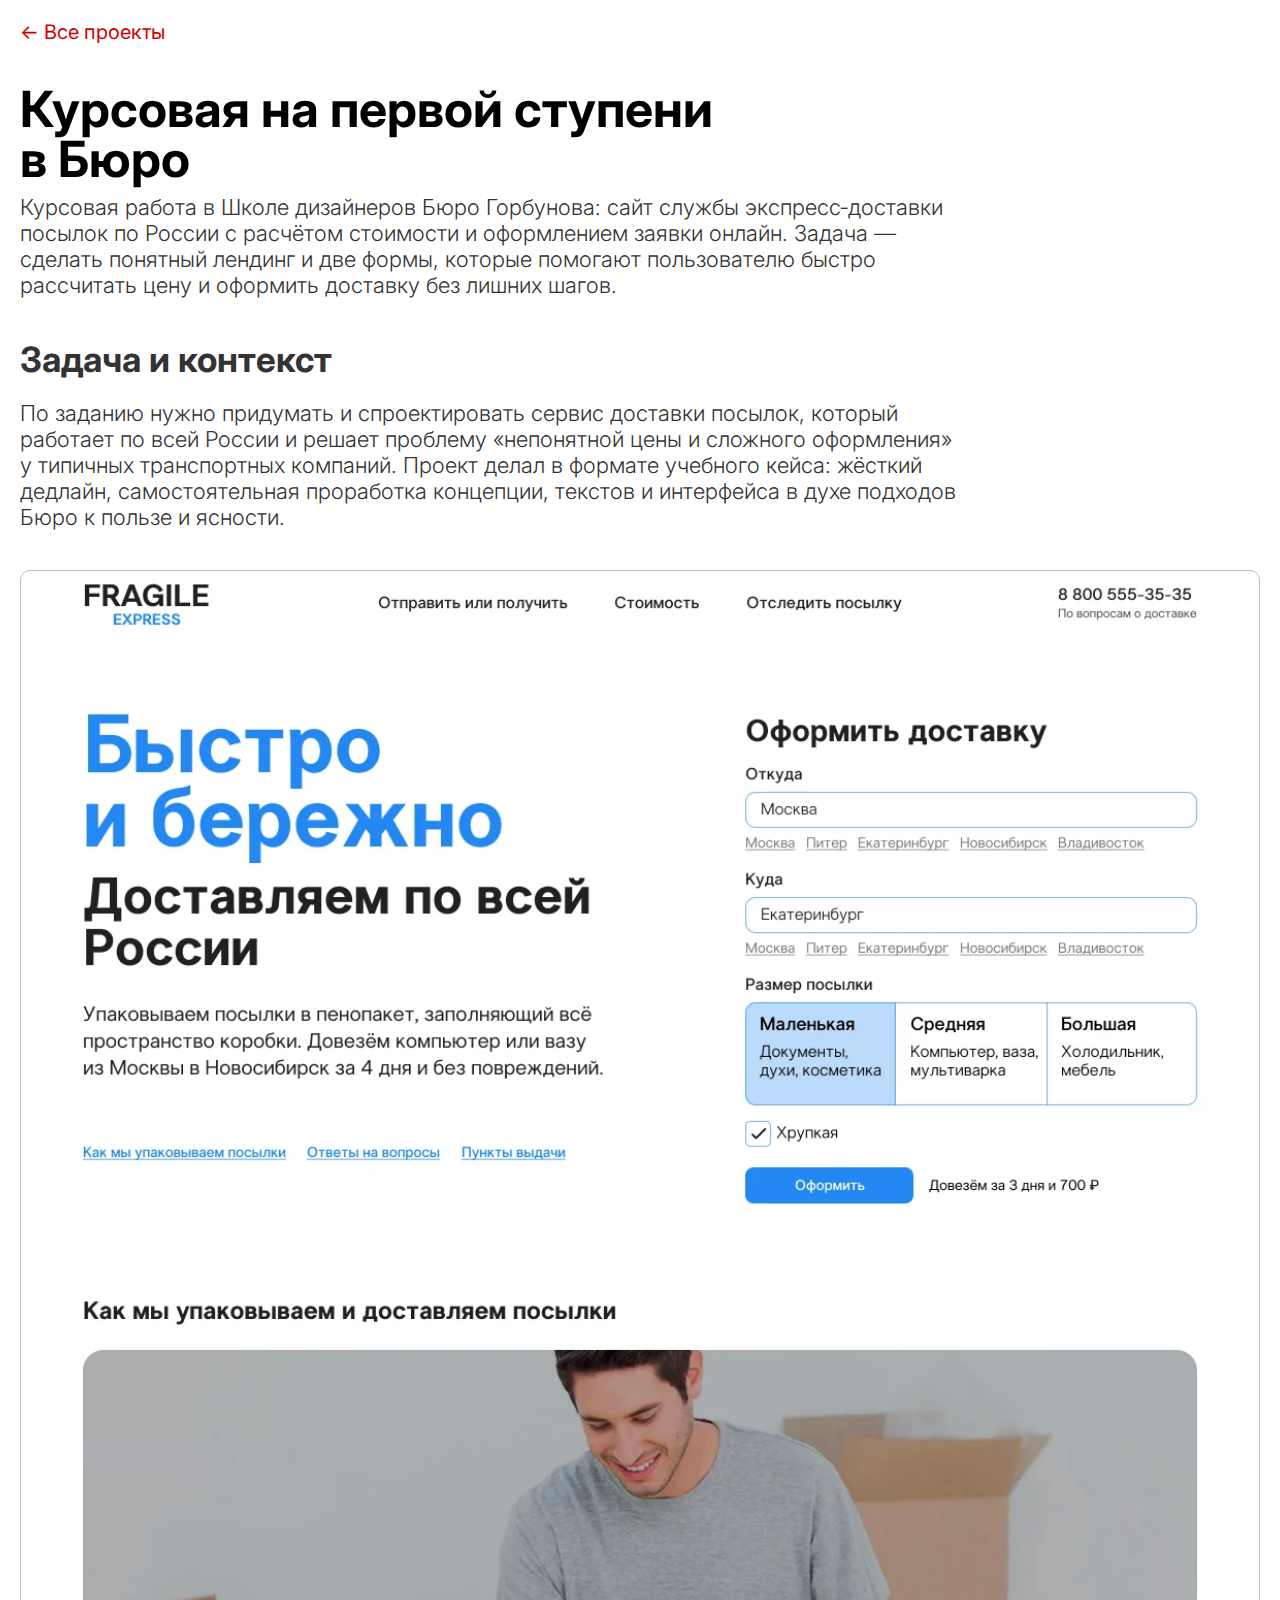
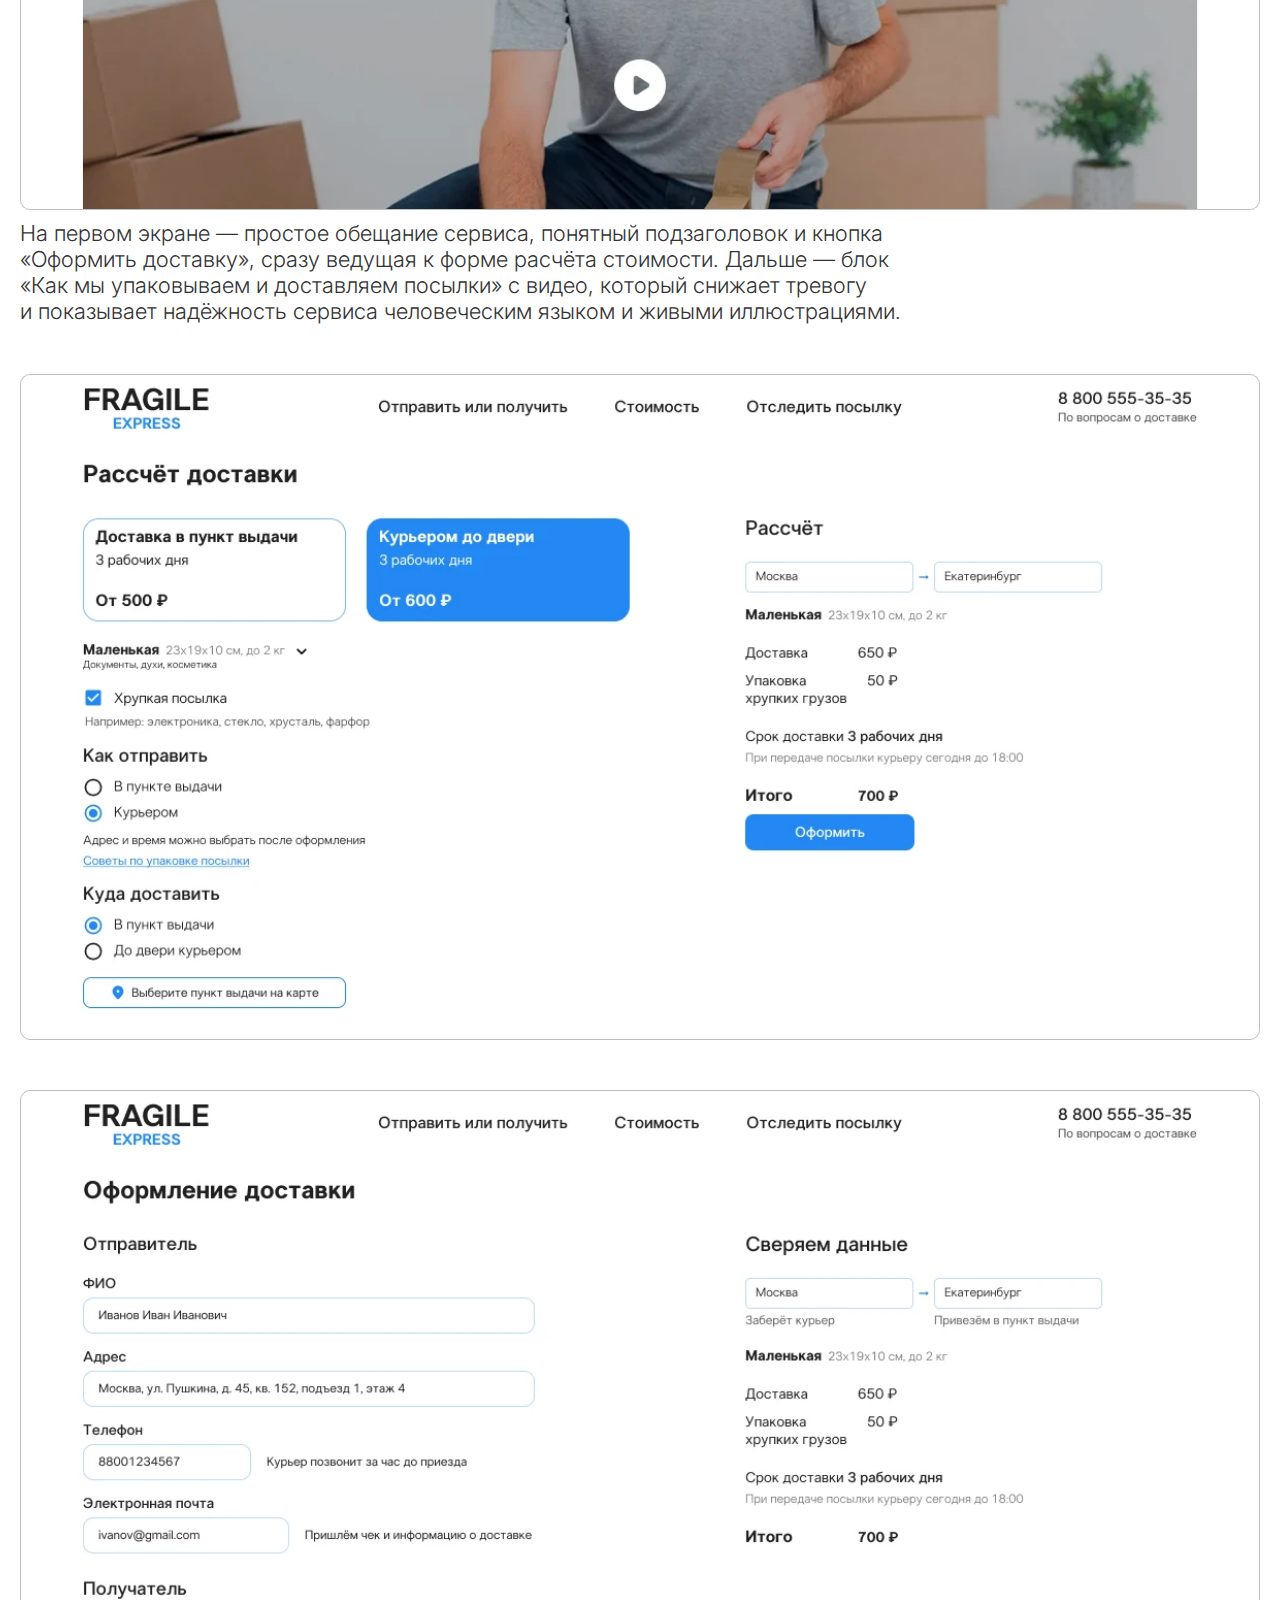
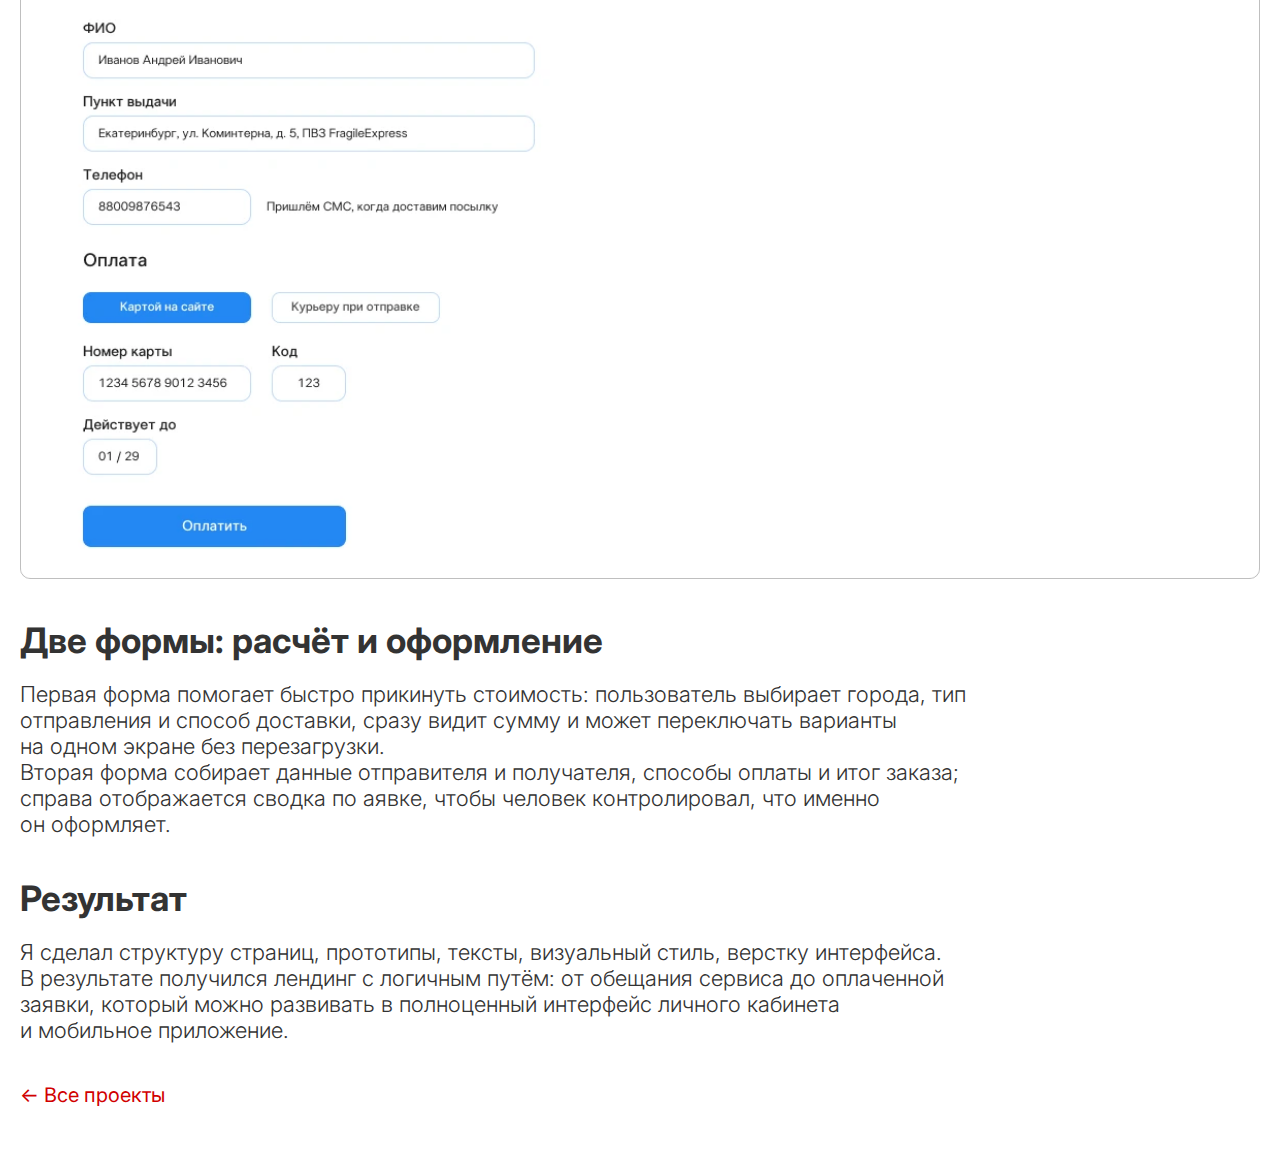
<file: pages/bureau-course.html>
<!DOCTYPE html>
<html lang="ru">
<head>
	<meta charset="UTF-8">
	<meta name="viewport" content="width=device-width, initial-scale=1.0">
	<title>Курсовая в Бюро</title>
	<link rel="preconnect" href="https://fonts.googleapis.com">
  	<link rel="preconnect" href="https://fonts.gstatic.com" crossorigin>
  	<link href="https://fonts.googleapis.com/css2?family=Inter:ital,opsz,wght@0,14..32,100..900;1,14..32,100..900&display=swap" rel="stylesheet">
  	<link rel="stylesheet" href="../style.css">
</head>
<body>
	<div class="page">
		<div class="container">
			<nav class="project-page-nav">
				<a href="../index.html#web" class="project-page-nav-link">← Все проекты</a>
			</nav>
			<div class="project-main">
				<h1 class="project-title">Курсовая на&nbsp;первой ступени в&nbsp;Бюро</h1>
				<div class="step-desc">
					<p>Курсовая работа в&nbsp;Школе дизайнеров Бюро Горбунова: сайт службы экспресс‑доставки 
						посылок по&nbsp;России с&nbsp;расчётом стоимости и&nbsp;оформлением заявки онлайн. 
						Задача — сделать понятный лендинг и&nbsp;две формы, которые помогают пользователю 
						быстро рассчитать цену и&nbsp;оформить доставку без&nbsp;лишних шагов.</p>
					<h2 class="project-desc-heading">Задача и контекст</h2>
					<p>По заданию нужно придумать и&nbsp;спроектировать сервис доставки посылок, 
						который работает по&nbsp;всей России и&nbsp;решает проблему «непонятной цены 
						и&nbsp;сложного оформления» у&nbsp;типичных транспортных компаний.​ Проект делал в&nbsp;формате 
						учебного кейса: жёсткий дедлайн, самостоятельная проработка концепции, 
						текстов и&nbsp;интерфейса в&nbsp;духе подходов Бюро к&nbsp;пользе и&nbsp;ясности.</p>
				</div>
				<div class="work-thumb-wrap img-border">
              		<img src="../images/course-main.webp" class="work-thumb" alt="Главная">
            	</div>
				<div class="step-desc">
					<p>На первом экране — простое обещание сервиса, понятный подзаголовок и&nbsp;кнопка «Оформить доставку», 
						сразу ведущая к&nbsp;форме расчёта стоимости. Дальше — блок «Как&nbsp;мы&nbsp;упаковываем и&nbsp;доставляем посылки» 
						с&nbsp;видео, который&nbsp;снижает тревогу и&nbsp;показывает надёжность сервиса человеческим языком 
						и&nbsp;живыми иллюстрациями.</p>
				</div>
            	<div class="work-thumb-wrap img-border mt50">
              		<img src="../images/course-form.webp" class="work-thumb" alt="Первая форма">
            	</div>
				<div class="work-thumb-wrap img-border mt50">
              		<img src="../images/course-form2.webp" class="work-thumb" alt="Вторая форма">
            	</div>
				<div class="step-desc">
					<h2 class="project-desc-heading">Две формы: расчёт и оформление</h2>
					<p>Первая форма помогает быстро прикинуть стоимость: пользователь выбирает города, тип отправления 
						и&nbsp;способ доставки, сразу видит сумму и&nbsp;может переключать варианты на&nbsp;одном экране без&nbsp;перезагрузки.
						<br>Вторая форма собирает данные отправителя и&nbsp;получателя, способы оплаты и&nbsp;итог заказа; 
						справа отображается сводка по&nbsp;аявке, чтобы&nbsp;человек контролировал, что&nbsp;именно он&nbsp;оформляет.</p>
				</div>
				<div class="step-desc">
					<h2 class="project-desc-heading">Результат</h2>
					<p>Я сделал структуру страниц, прототипы, тексты, визуальный стиль, верстку интерфейса. 
						В&nbsp;результате получился лендинг с логичным путём: от&nbsp;обещания сервиса до&nbsp;оплаченной заявки, 
						который можно развивать в&nbsp;полноценный интерфейс личного кабинета и&nbsp;мобильное приложение.</p>
				</div>
			</div>
			<nav class="project-page-nav mb50">
				<a href="../index.html#web" class="project-page-nav-link">← Все проекты</a>
			</nav>
		</div>
	</div>
</body>
</html>
</file>
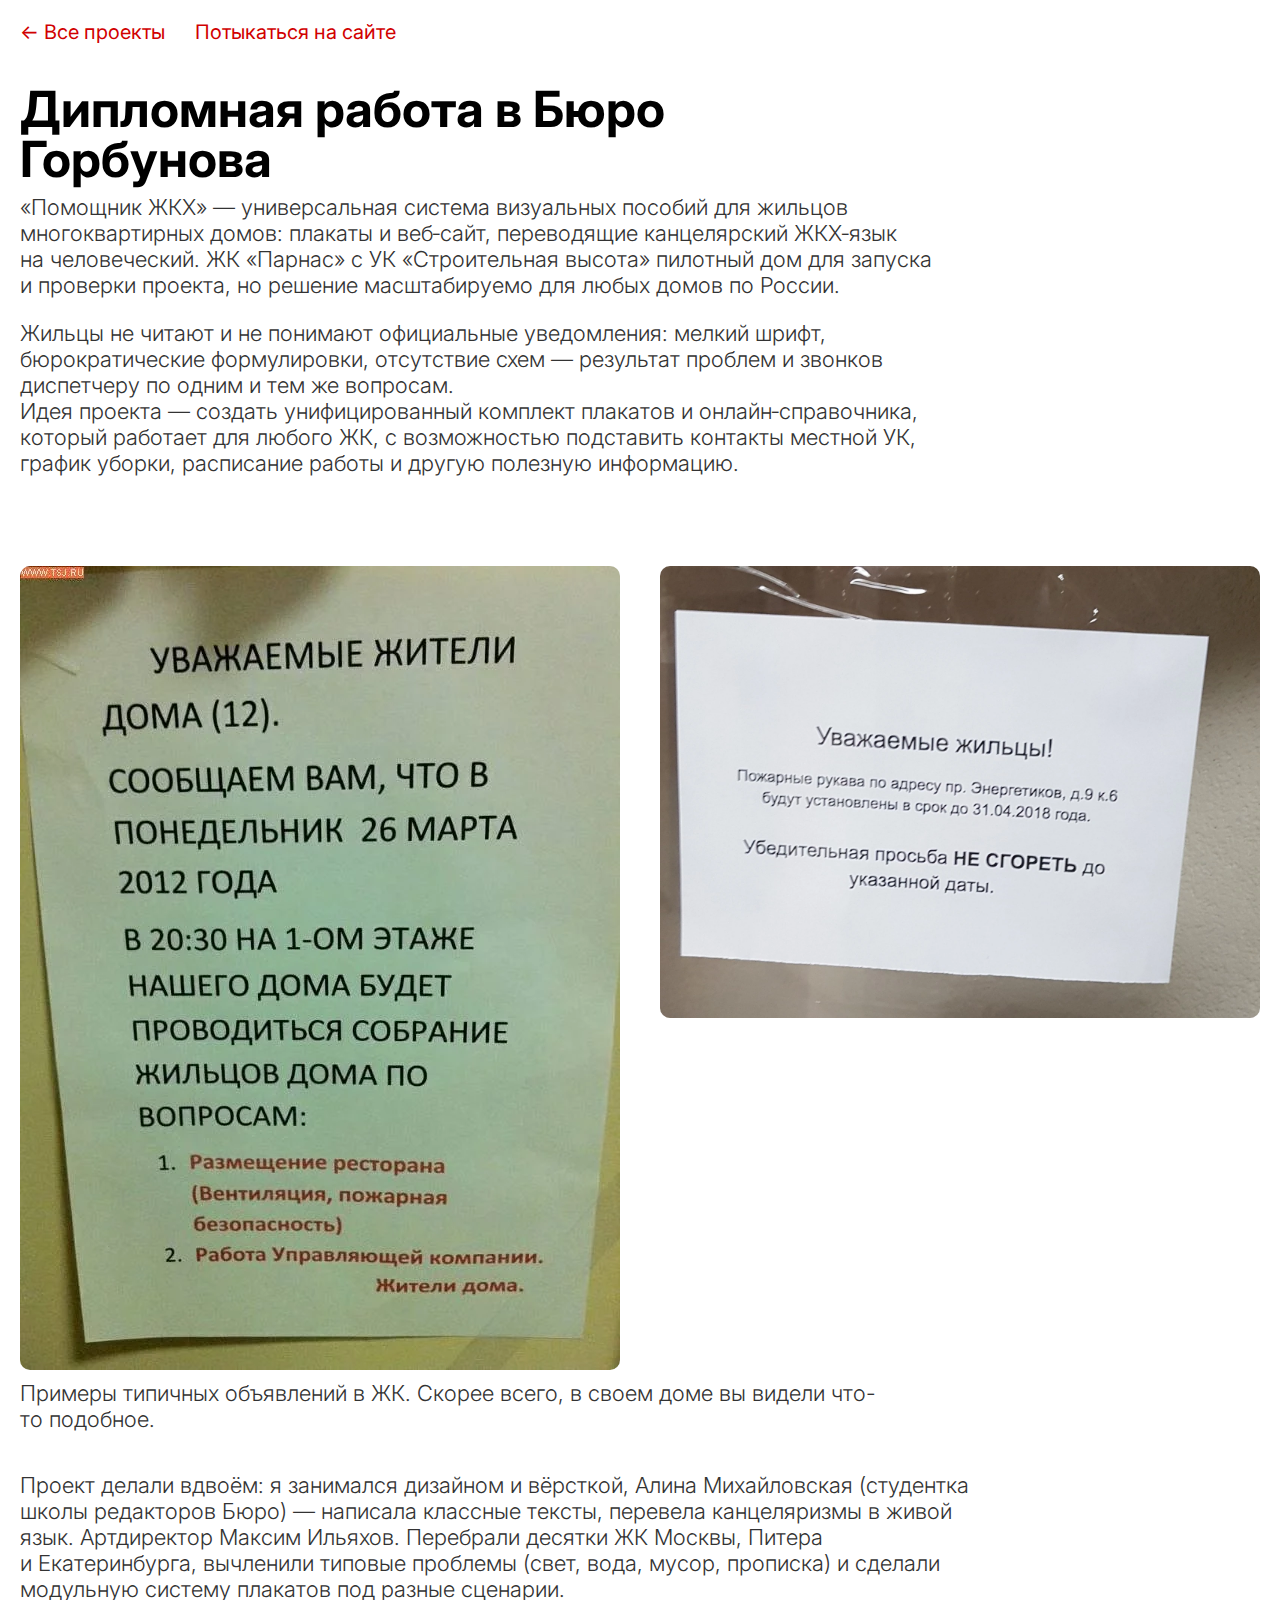
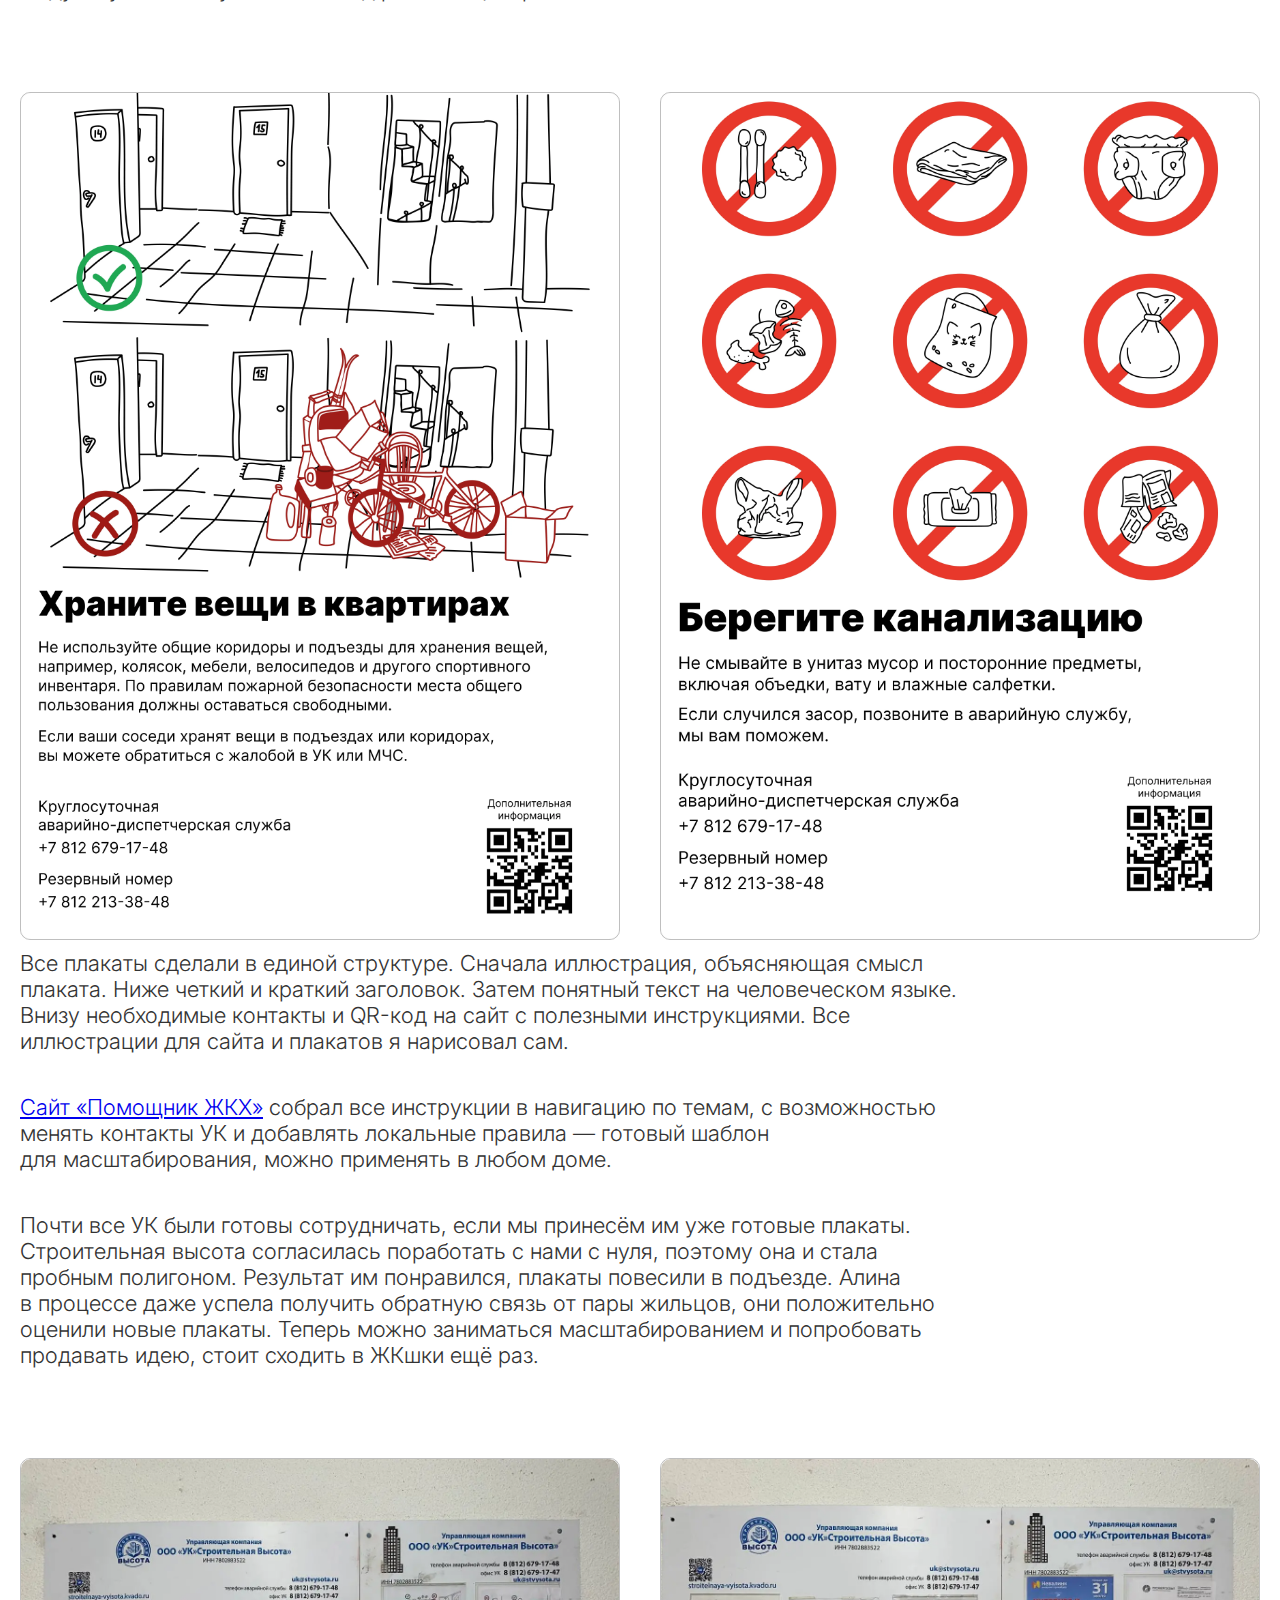
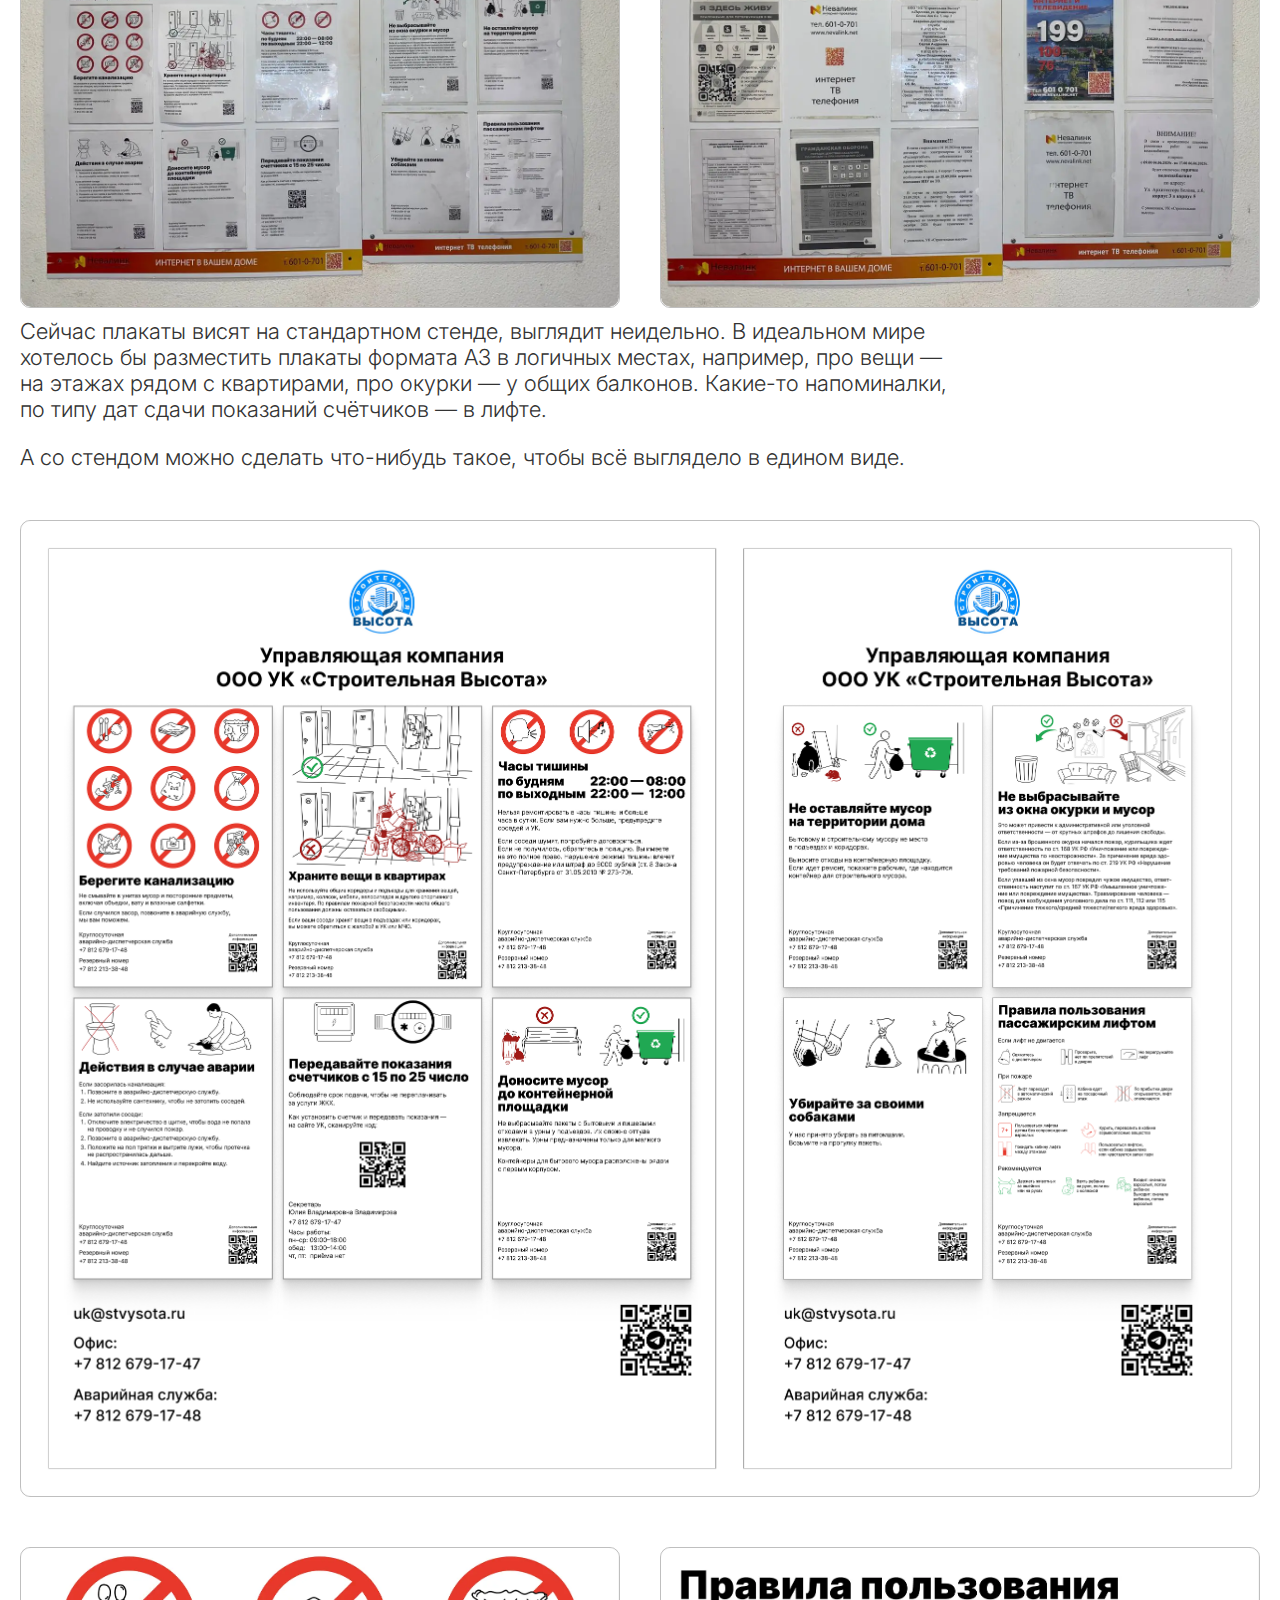
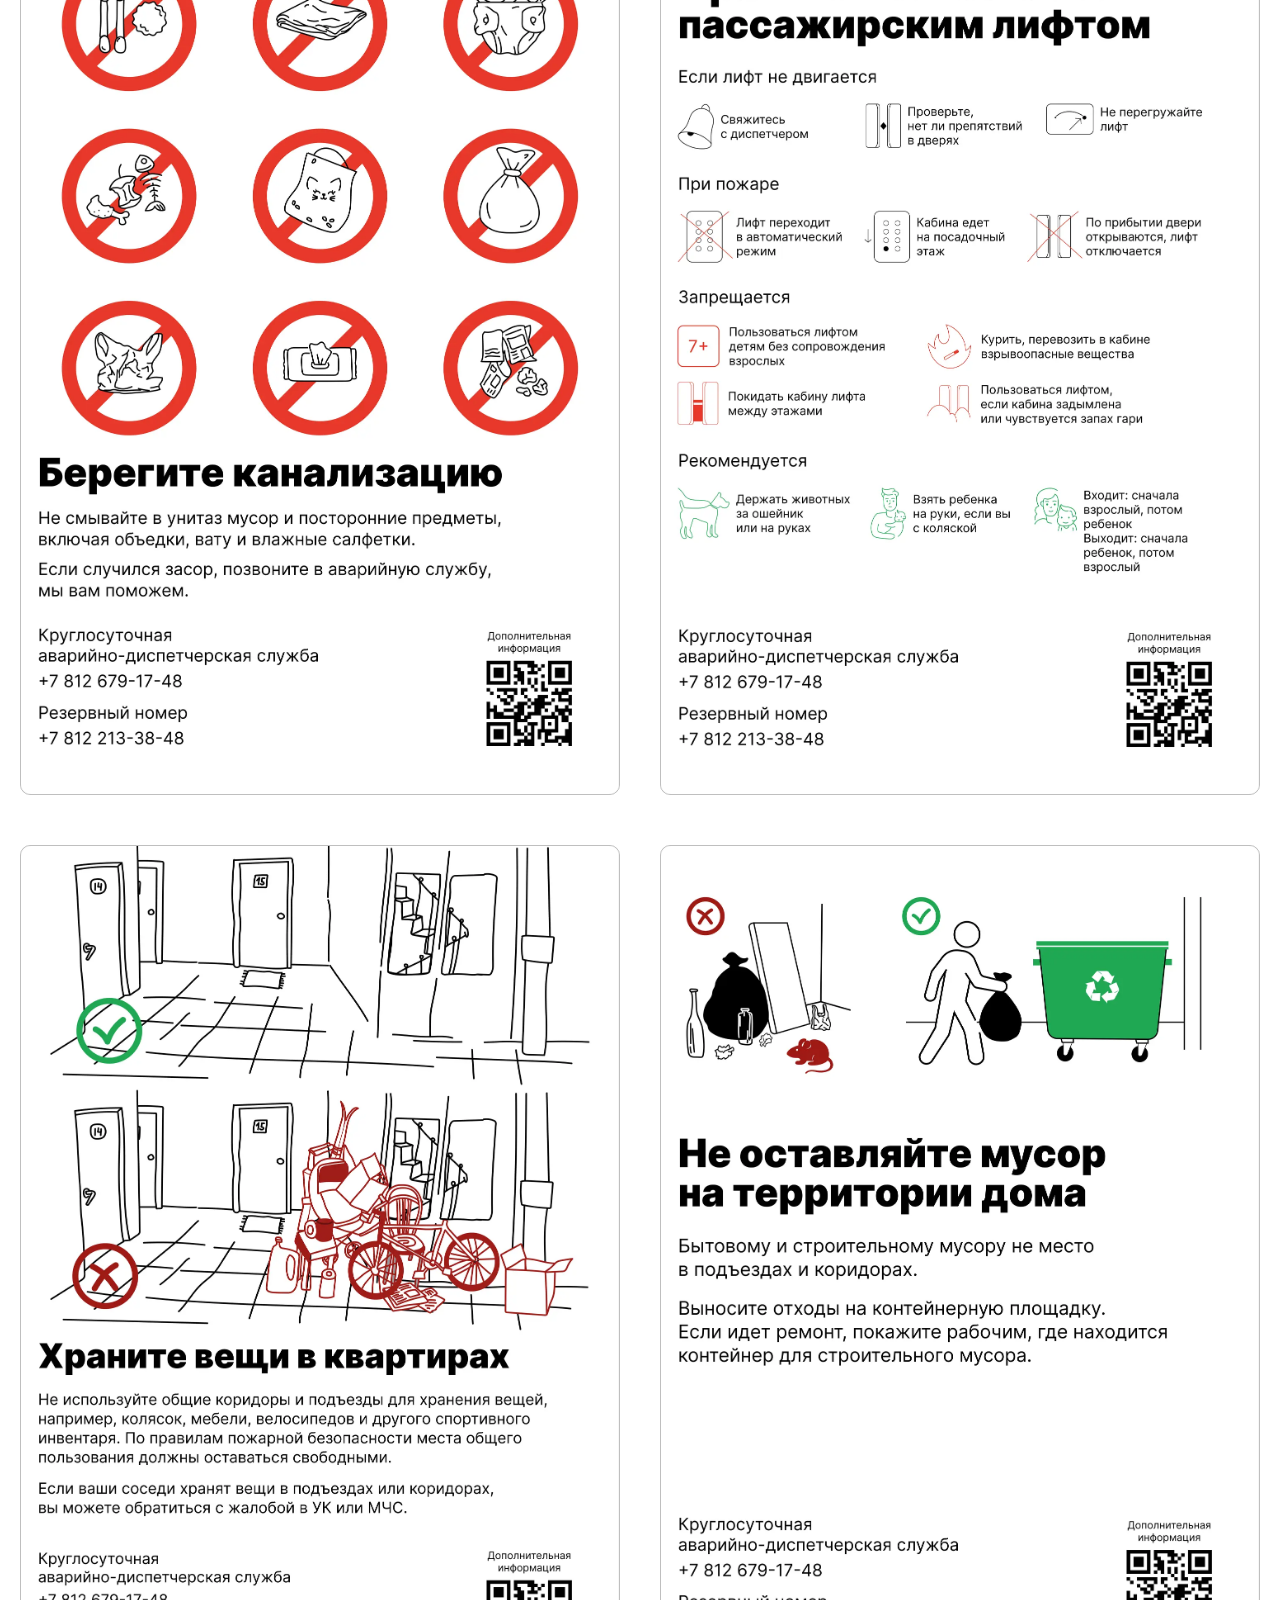
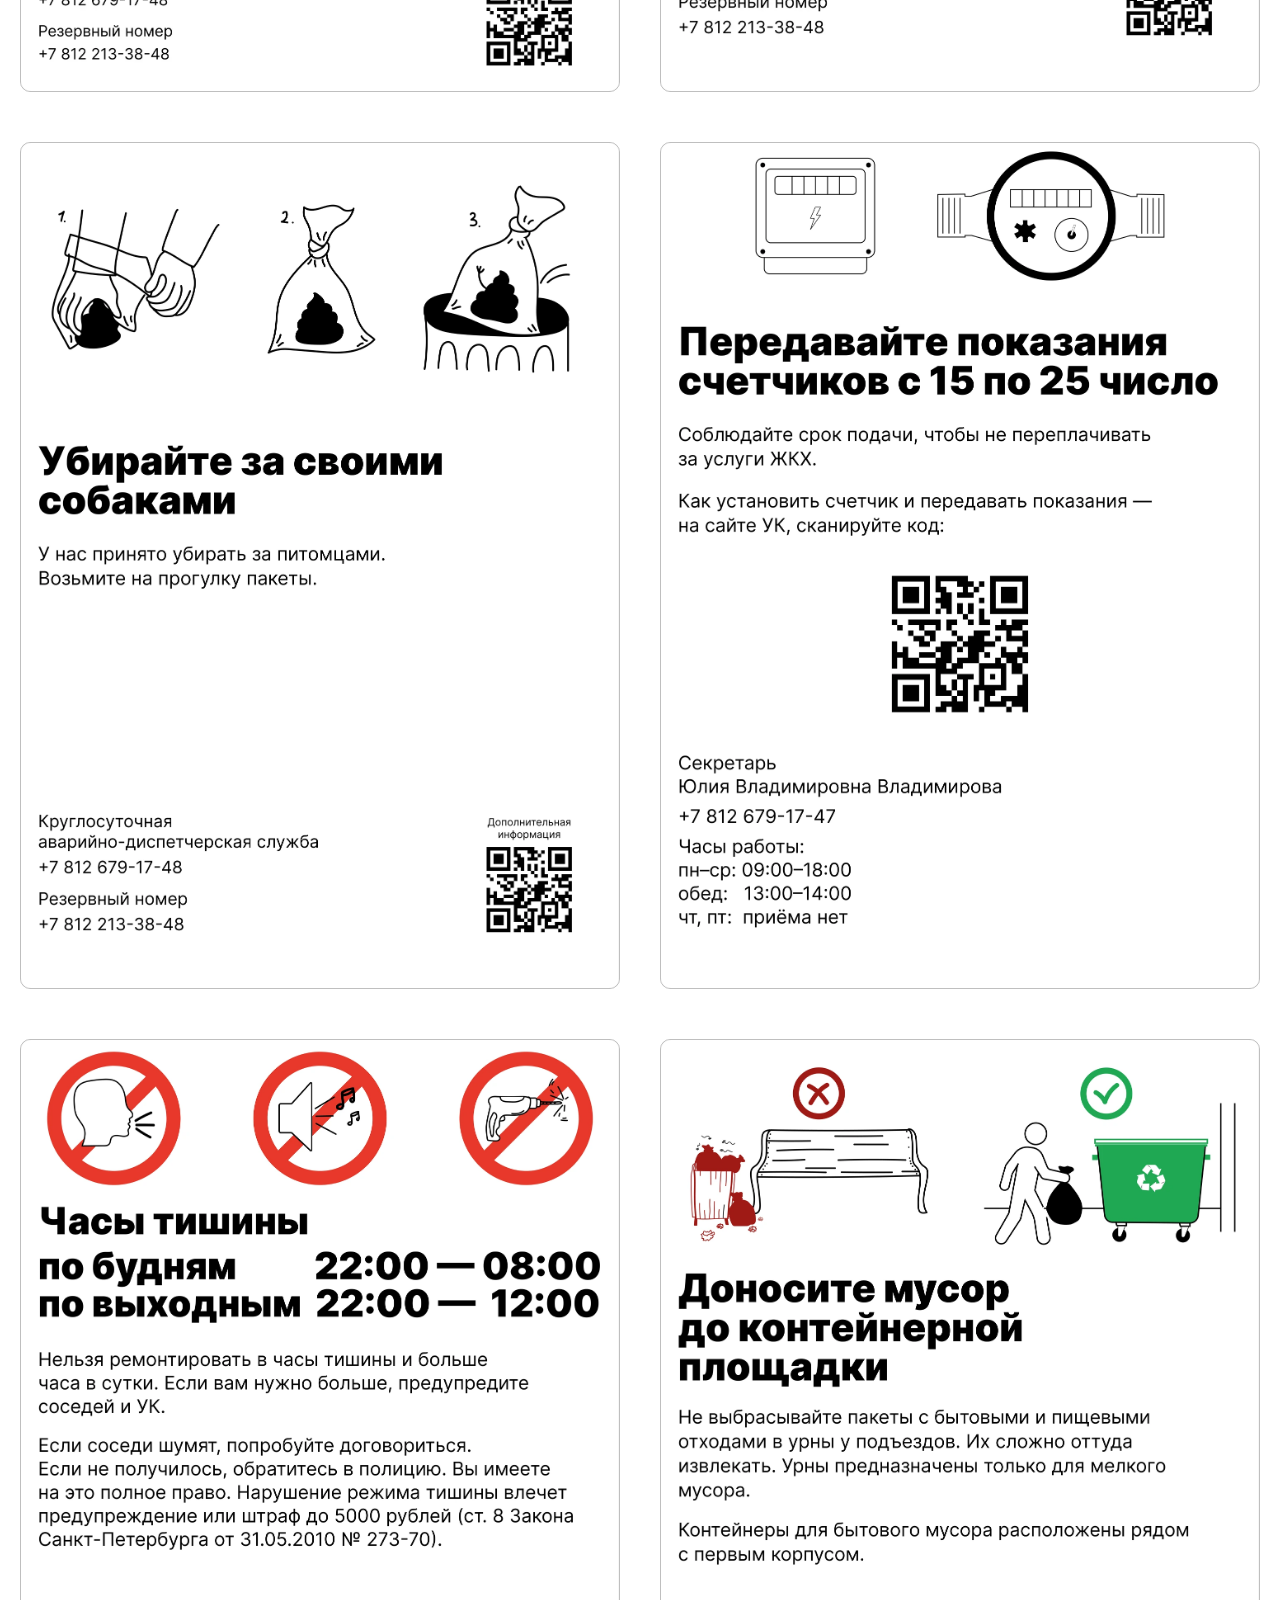
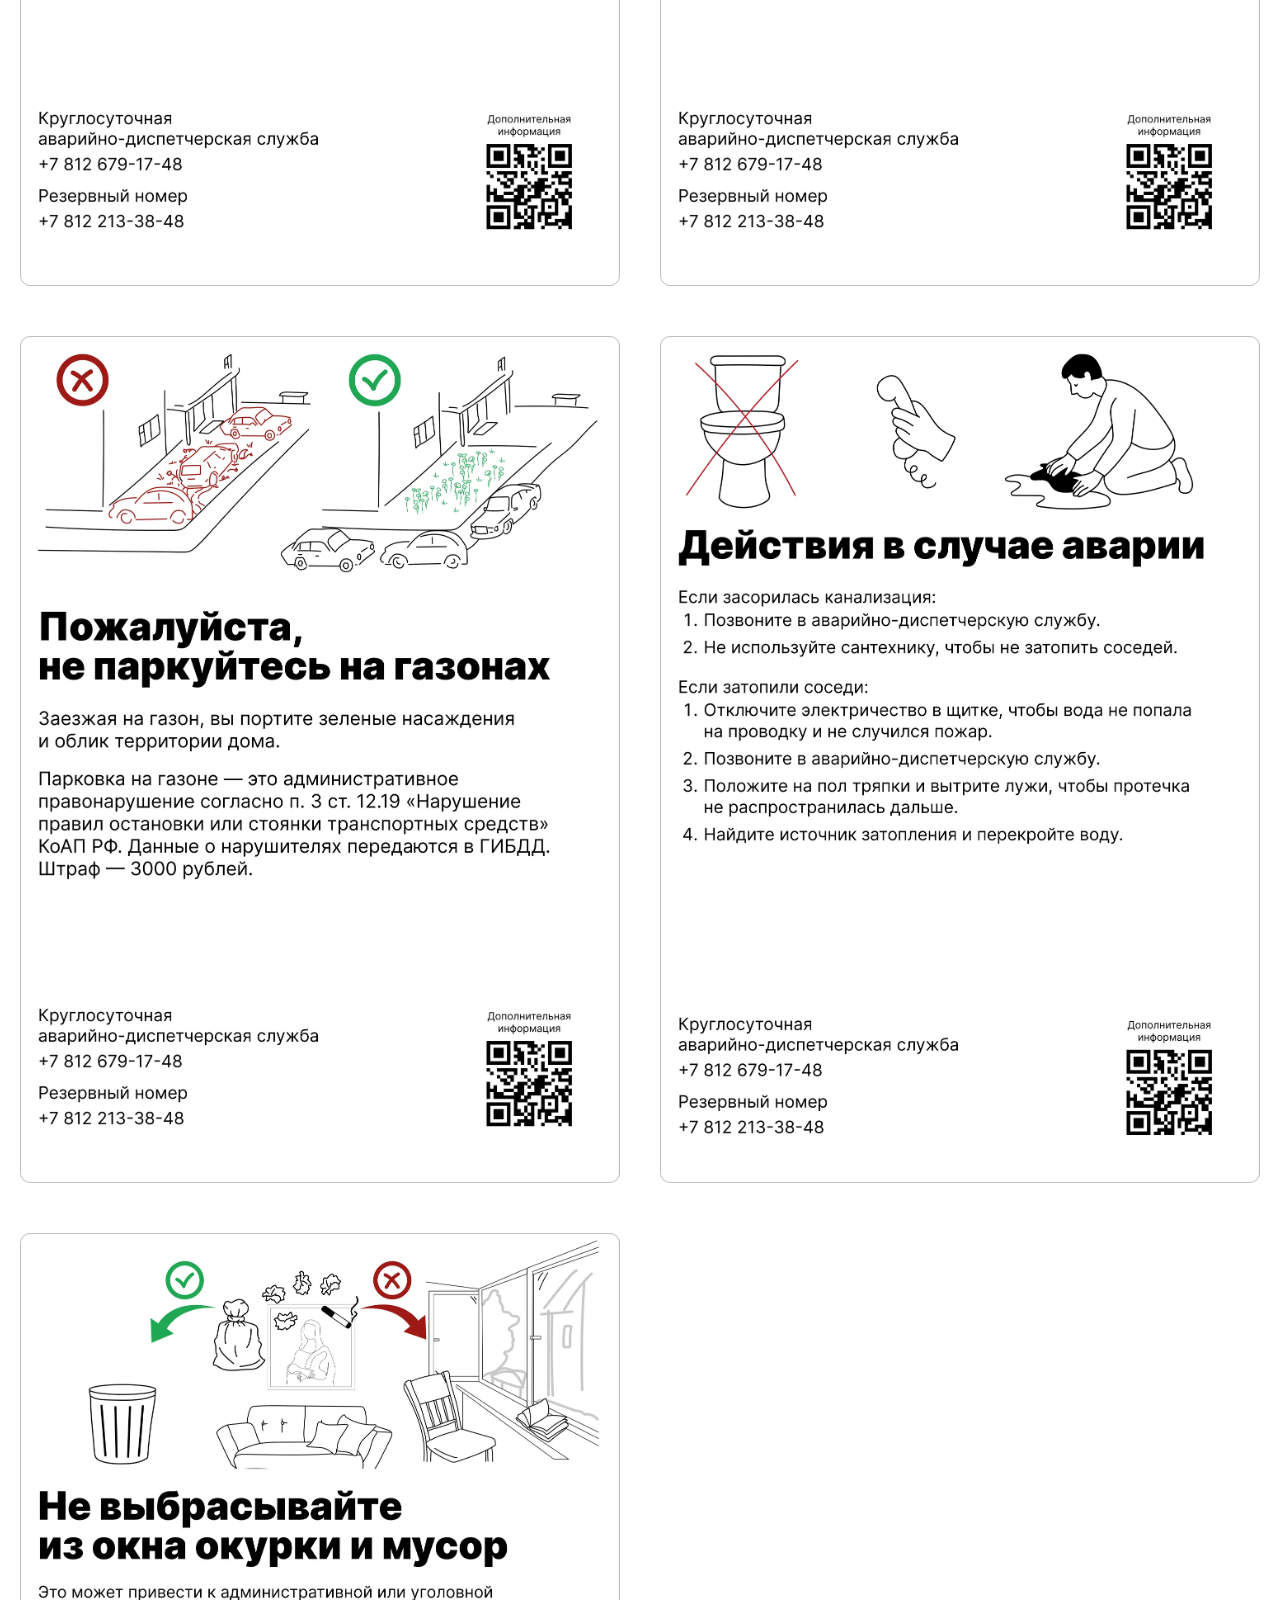
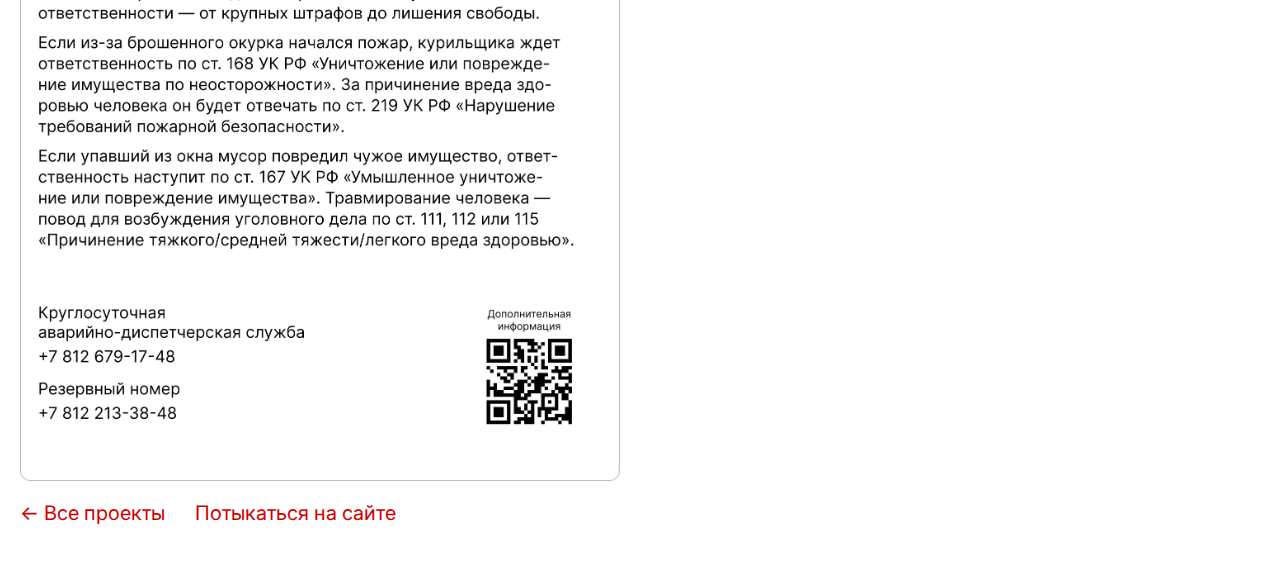
<file: pages/diplom.html>
<!DOCTYPE html>
<html lang="ru">
<head>
    <meta charset="UTF-8">
    <meta name="viewport" content="width=device-width, initial-scale=1.0">
    <title>Дипломная в Бюро</title>
    <link rel="icon" type="image/x-icon" href="../images/favicon.png">
    <link rel="shortcut icon" href="../images/favicon.png" type="image/x-icon">
    <link rel="apple-touch-icon" sizes="180x180" href="../images/apple-touch-icon.png">
    <link rel="preconnect" href="https://fonts.googleapis.com">
  	<link rel="preconnect" href="https://fonts.gstatic.com" crossorigin>
  	<link href="https://fonts.googleapis.com/css2?family=Inter:ital,opsz,wght@0,14..32,100..900;1,14..32,100..900&display=swap" rel="stylesheet">
  	<link rel="stylesheet" href="../style.css">
</head>
<body>
    <div class="page">
        <div class="container">
            <nav class="project-page-nav">
				<a href="../index.html#web" class="project-page-nav-link">← Все проекты</a>
                <a href="https://piracrl.github.io/zhkh-helper/" class="project-page-nav-link">Потыкаться на сайте</a>
			</nav>
            <div class="project-main">
                <h1 class="project-title">Дипломная работа в Бюро Горбунова</h1>
                <div class="step-desc">
                    <p>«Помощник ЖКХ» — универсальная система визуальных 
                        пособий для&nbsp;жильцов многоквартирных домов: плакаты и&nbsp;веб‑сайт, 
                        переводящие канцелярский ЖКХ‑язык на&nbsp;человеческий. 
                        ЖК «Парнас» с&nbsp;УК «Строительная высота» пилотный дом для&nbsp;запуска и&nbsp;проверки проекта, 
                        но&nbsp;решение масштабируемо для&nbsp;любых домов по&nbsp;России.</p>
                    <p>Жильцы не&nbsp;читают и&nbsp;не&nbsp;понимают официальные уведомления: мелкий шрифт, бюрократические формулировки, 
                        отсутствие схем — результат проблем и&nbsp;звонков диспетчеру по&nbsp;одним и&nbsp;тем&nbsp;же&nbsp;вопросам.<br>
                        Идея проекта — создать унифицированный комплект плакатов и&nbsp;онлайн‑справочника, 
                        который&nbsp;работает для&nbsp;любого ЖК, с&nbsp;возможностью подставить контакты местной УК, график уборки, 
                        расписание работы и&nbsp;другую полезную информацию.</p>
                </div>
                <div class="works-grid">
                    <div class="work-thumb-wrap mt50">
                        <img src="../images/obyava1.webp" class="work-thumb" alt="Пример типичного объявления">
                    </div>
                    <div class="work-thumb-wrap mt50">
                        <img src="../images/obyava.webp" class="work-thumb" alt="Пример типичного объявления">
                    </div>
                </div>
                <div class="step-desc">
                    <p>Примеры типичных объявлений в&nbsp;ЖК. Скорее всего, в&nbsp;своем доме вы&nbsp;видели что-то&nbsp;подобное.</p>
                </div>
                <div class="step-desc">
                    <p>Проект делали вдвоём: я&nbsp;занимался дизайном и&nbsp;вёрсткой, Алина Михайловская (студентка школы редакторов Бюро) — написала классные тексты, перевела канцеляризмы в&nbsp;живой язык. Артдиректор Максим Ильяхов.
Перебрали десятки ЖК&nbsp;Москвы, Питера и&nbsp;Екатеринбурга, вычленили типовые проблемы (свет, вода, мусор, прописка) и&nbsp;сделали модульную систему плакатов под&nbsp;разные сценарии.</p>
                </div>
                <div class="works-grid">
                    <div class="work-thumb-wrap img-border mt50">
                        <img src="../images/plakat-1.webp" class="work-thumb" alt="Плакат про личные вещи">
                    </div>
                    <div class="work-thumb-wrap img-border mt50">
                        <img src="../images/plakat-2.webp" class="work-thumb" alt="Плакат про канализацию">
                    </div>
                </div>
                <div class="step-desc">
                    <p>Все плакаты сделали в&nbsp;единой структуре. Сначала иллюстрация, объясняющая смысл плаката. Ниже четкий и&nbsp;краткий заголовок.
                        Затем понятный текст на&nbsp;человеческом языке. Внизу необходимые контакты и&nbsp;QR-код на&nbsp;сайт с&nbsp;полезными инструкциями.
                        Все иллюстрации для&nbsp;сайта и&nbsp;плакатов я&nbsp;нарисовал сам.
                    </p>
                </div>
                <div class="step-desc">
                    <p><a href="https://piracrl.github.io/zhkh-helper/">Сайт «Помощник ЖКХ»</a> собрал все&nbsp;инструкции в&nbsp;навигацию по&nbsp;темам, с&nbsp;возможностью менять контакты УК 
                        и&nbsp;добавлять локальные правила — готовый шаблон для&nbsp;масштабирования, можно применять в&nbsp;любом доме.</p>
                </div>
                <div class="step-desc">
                    <p>Почти все&nbsp;УК были&nbsp;готовы сотрудничать, если&nbsp;мы&nbsp;принесём им&nbsp;уже&nbsp;готовые плакаты. 
                        Строительная высота согласилась поработать с&nbsp;нами с&nbsp;нуля, поэтому она&nbsp;и&nbsp;стала пробным полигоном. 
                        Результат им&nbsp;понравился, плакаты повесили в&nbsp;подъезде. Алина в&nbsp;процессе даже успела получить обратную связь от&nbsp;пары жильцов, они&nbsp;положительно оценили новые плакаты.
                        Теперь можно заниматься масштабированием и&nbsp;попробовать продавать идею, стоит сходить в&nbsp;ЖКшки ещё раз.
                    </p>
                </div>
                <div class="works-grid">
                    <div class="work-thumb-wrap img-border mt50">
                        <img src="../images/plakat-do.webp" class="work-thumb" alt="Как выглядел стенд раньше">
                    </div>
                    <div class="work-thumb-wrap img-border mt50">
                        <img src="../images/plakat-posle.webp" class="work-thumb" alt="Как выглядит сейчас">
                    </div>
                </div>
                <div class="step-desc">
                    <p>Сейчас плакаты висят на&nbsp;стандартном стенде, выглядит неидельно. В&nbsp;идеальном мире хотелось бы&nbsp;разместить плакаты формата А3 в&nbsp;логичных местах, например, 
                        про&nbsp;вещи — на&nbsp;этажах рядом с&nbsp;квартирами, про&nbsp;окурки — у&nbsp;общих балконов. Какие-то напоминалки, по&nbsp;типу дат&nbsp;сдачи показаний счётчиков — в&nbsp;лифте.</p>
                    <p>А со&nbsp;стендом можно сделать что-нибудь такое, чтобы&nbsp;всё&nbsp;выглядело в&nbsp;едином виде.</p>
                </div>
                <div class="work-thumb-wrap img-border mt50">
                    <img src="../images/diplom.png" class="work-thumb" alt="Стенд с плакатами">
                </div>
                <div class="works-grid">
                    <div class="work-thumb-wrap img-border mt50">
                        <img src="../images/канализация.webp" class="work-thumb" alt="Плакат канализация">
                    </div>
                    <div class="work-thumb-wrap img-border mt50">
                        <img src="../images/лифты.webp" class="work-thumb" alt="Плакат лифты">
                    </div>
                </div>
                <div class="works-grid">
                    <div class="work-thumb-wrap img-border mt50">
                        <img src="../images/вещи.webp" class="work-thumb" alt="Плакат вещи">
                    </div>
                    <div class="work-thumb-wrap img-border mt50">
                        <img src="../images/мусор.webp" class="work-thumb" alt="Плакат мусор">
                    </div>
                </div>
                <div class="works-grid">
                    <div class="work-thumb-wrap img-border mt50">
                        <img src="../images/собаки.webp" class="work-thumb" alt="Плакат собаки">
                    </div>
                    <div class="work-thumb-wrap img-border mt50">
                        <img src="../images/счетчики.webp" class="work-thumb" alt="Плакат счетчики">
                    </div>
                </div>
                <div class="works-grid">
                    <div class="work-thumb-wrap img-border mt50">
                        <img src="../images/тишина.webp" class="work-thumb" alt="Плакат тишина">
                    </div>
                    <div class="work-thumb-wrap img-border mt50">
                        <img src="../images/урна.webp" class="work-thumb" alt="Плакат мусор">
                    </div>
                </div>
                <div class="works-grid">
                    <div class="work-thumb-wrap img-border mt50">
                        <img src="../images/парковка.webp" class="work-thumb" alt="Плакат парковка">
                    </div>
                    <div class="work-thumb-wrap img-border mt50">
                        <img src="../images/чс.webp" class="work-thumb" alt="Плакат ЧС">
                    </div>
                </div>
                <div class="works-grid">
                    <div class="work-thumb-wrap img-border mt50">
                        <img src="../images/окно.webp" class="work-thumb" alt="Плакат окно">
                    </div>
                </div>
            </div>
            <nav class="project-page-nav mb50">
				<a href="../index.html#web" class="project-page-nav-link">← Все проекты</a>
                <a href="https://piracrl.github.io/zhkh-helper/" class="project-page-nav-link">Потыкаться на сайте</a>
			</nav>
        </div>
    </div>
</body>
</html>
</file>
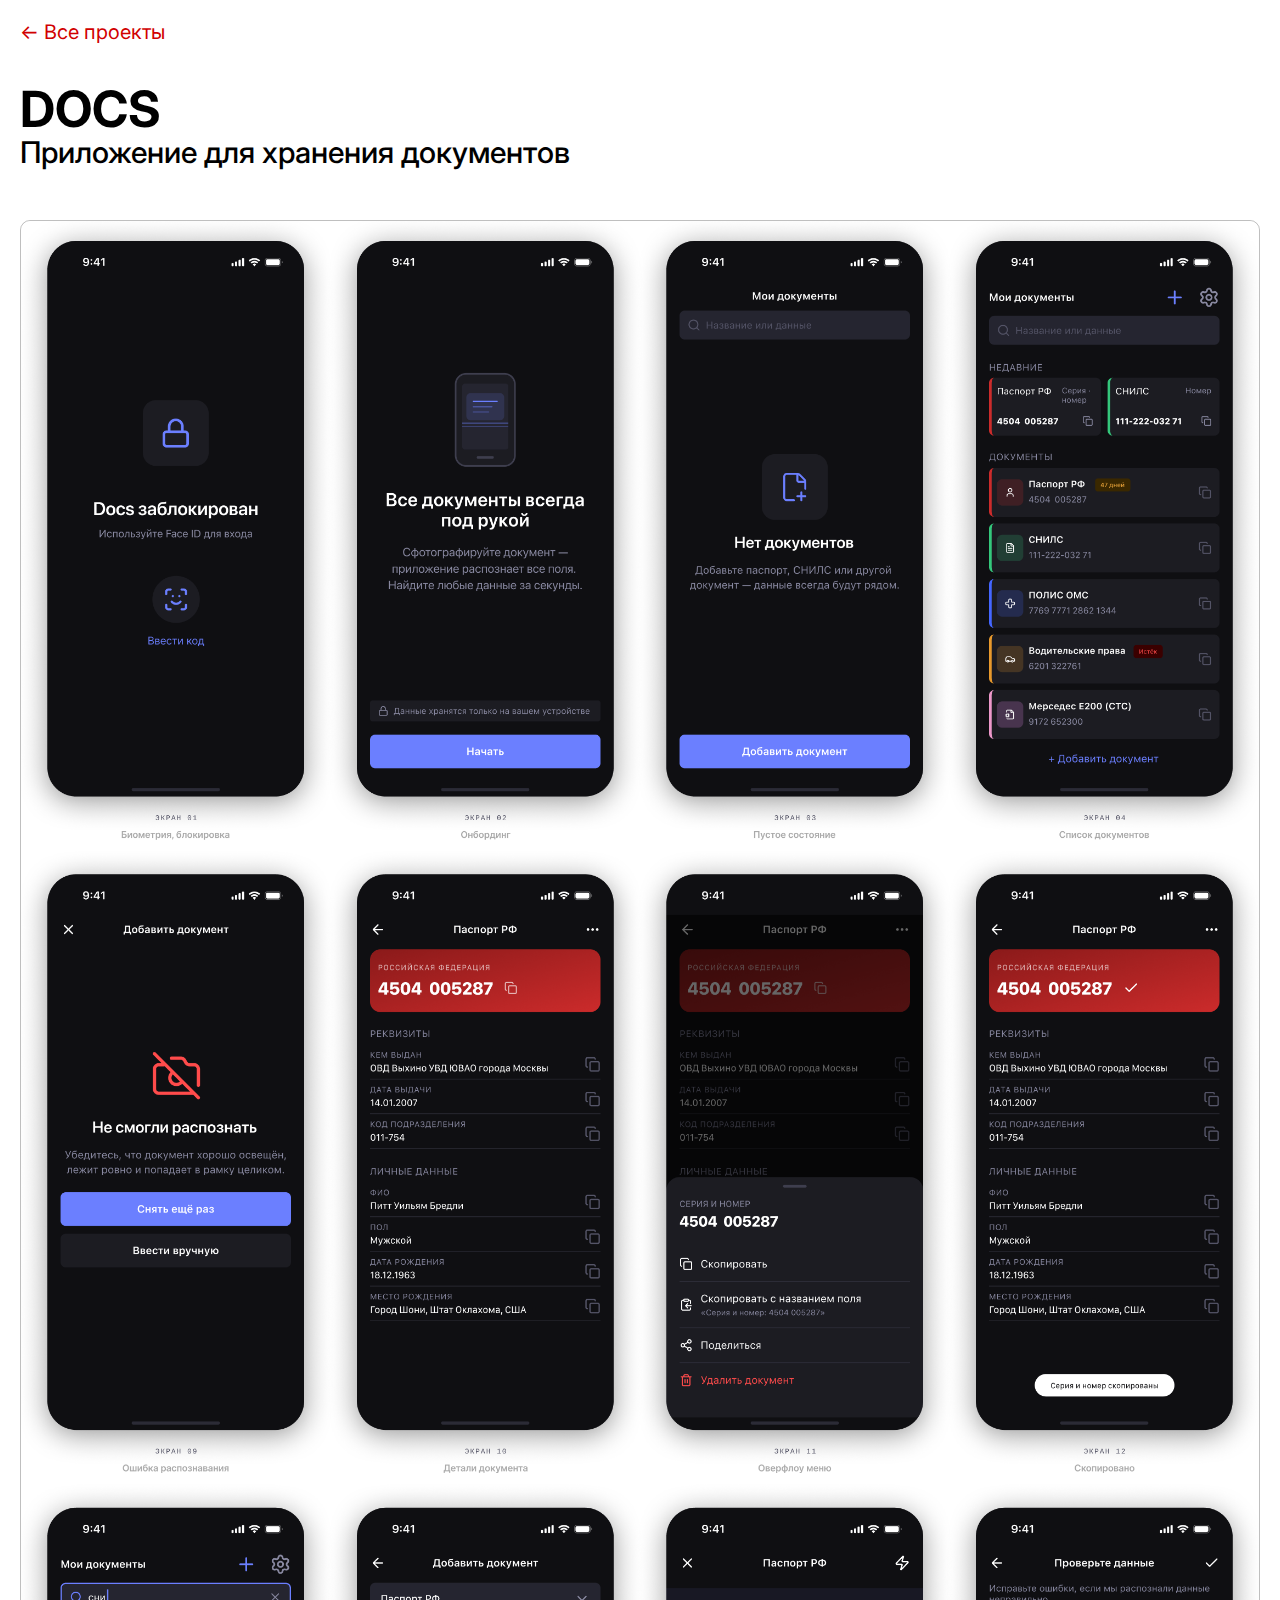
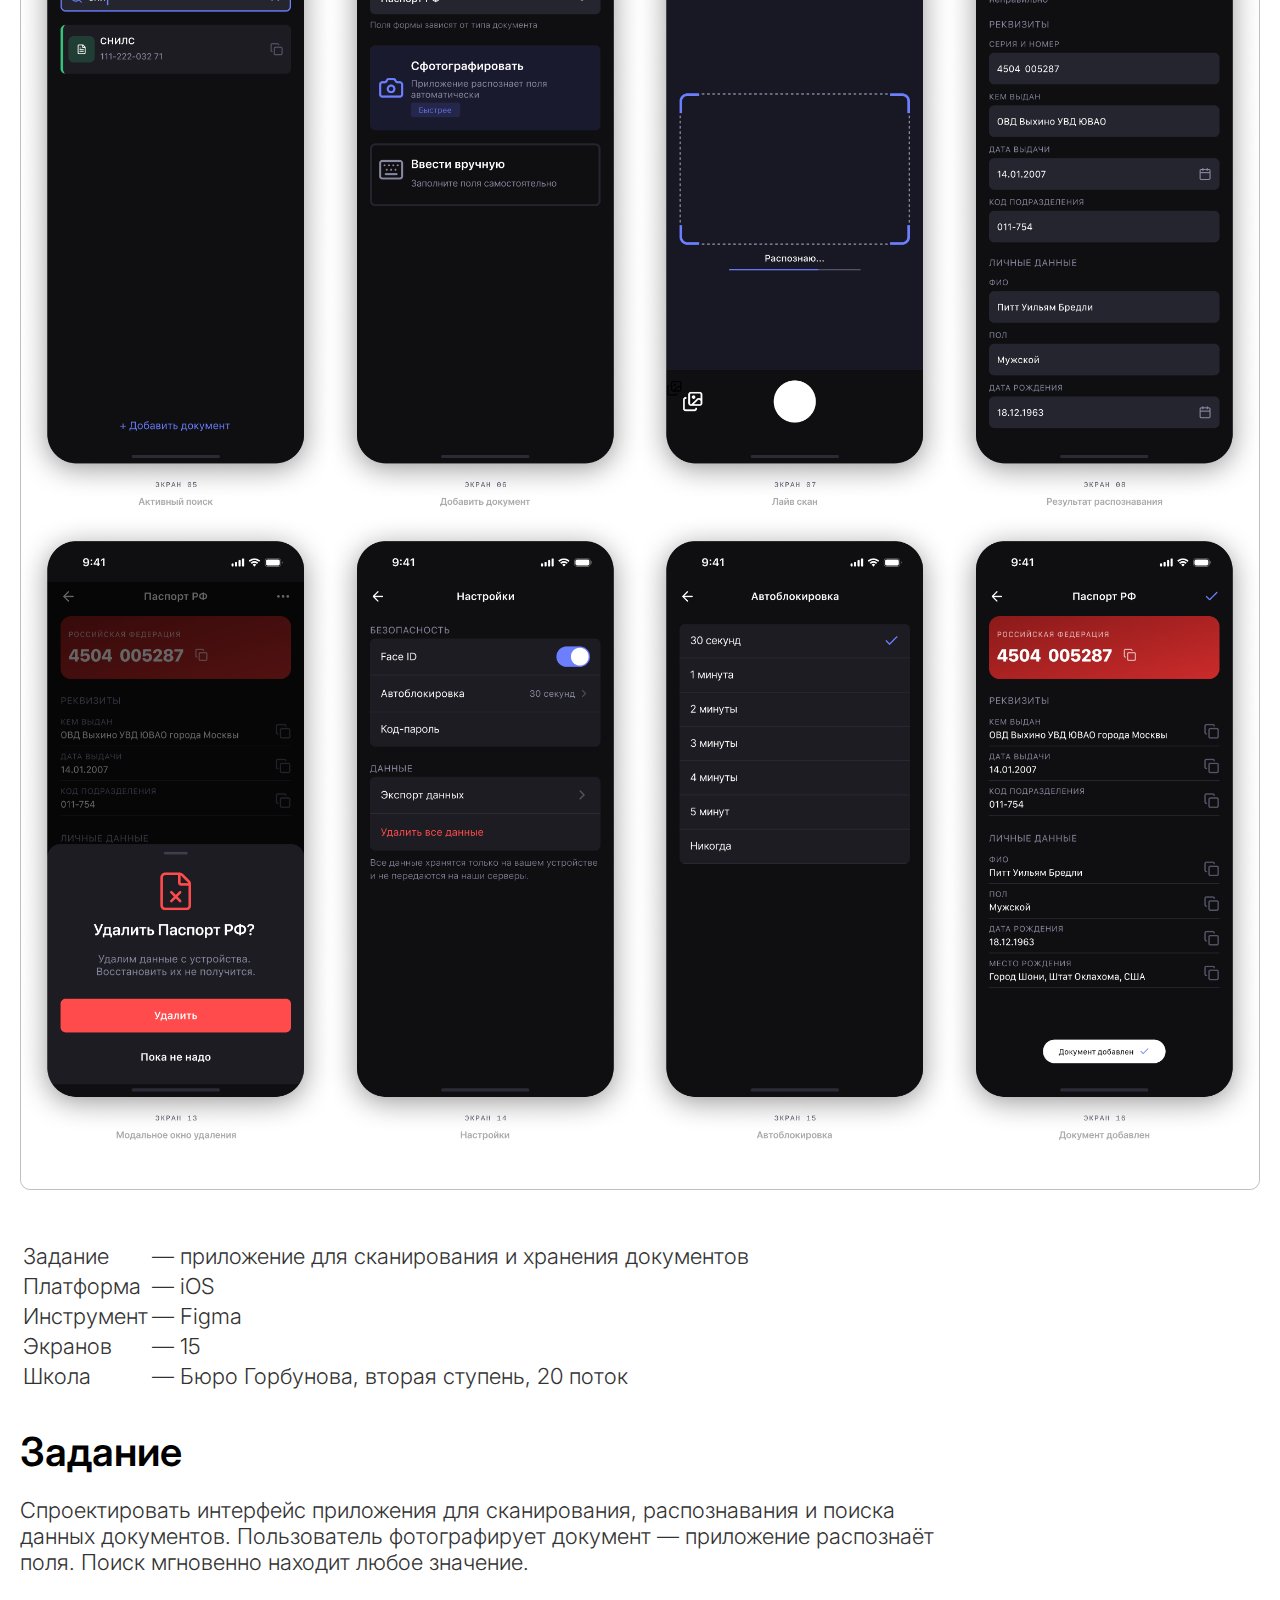
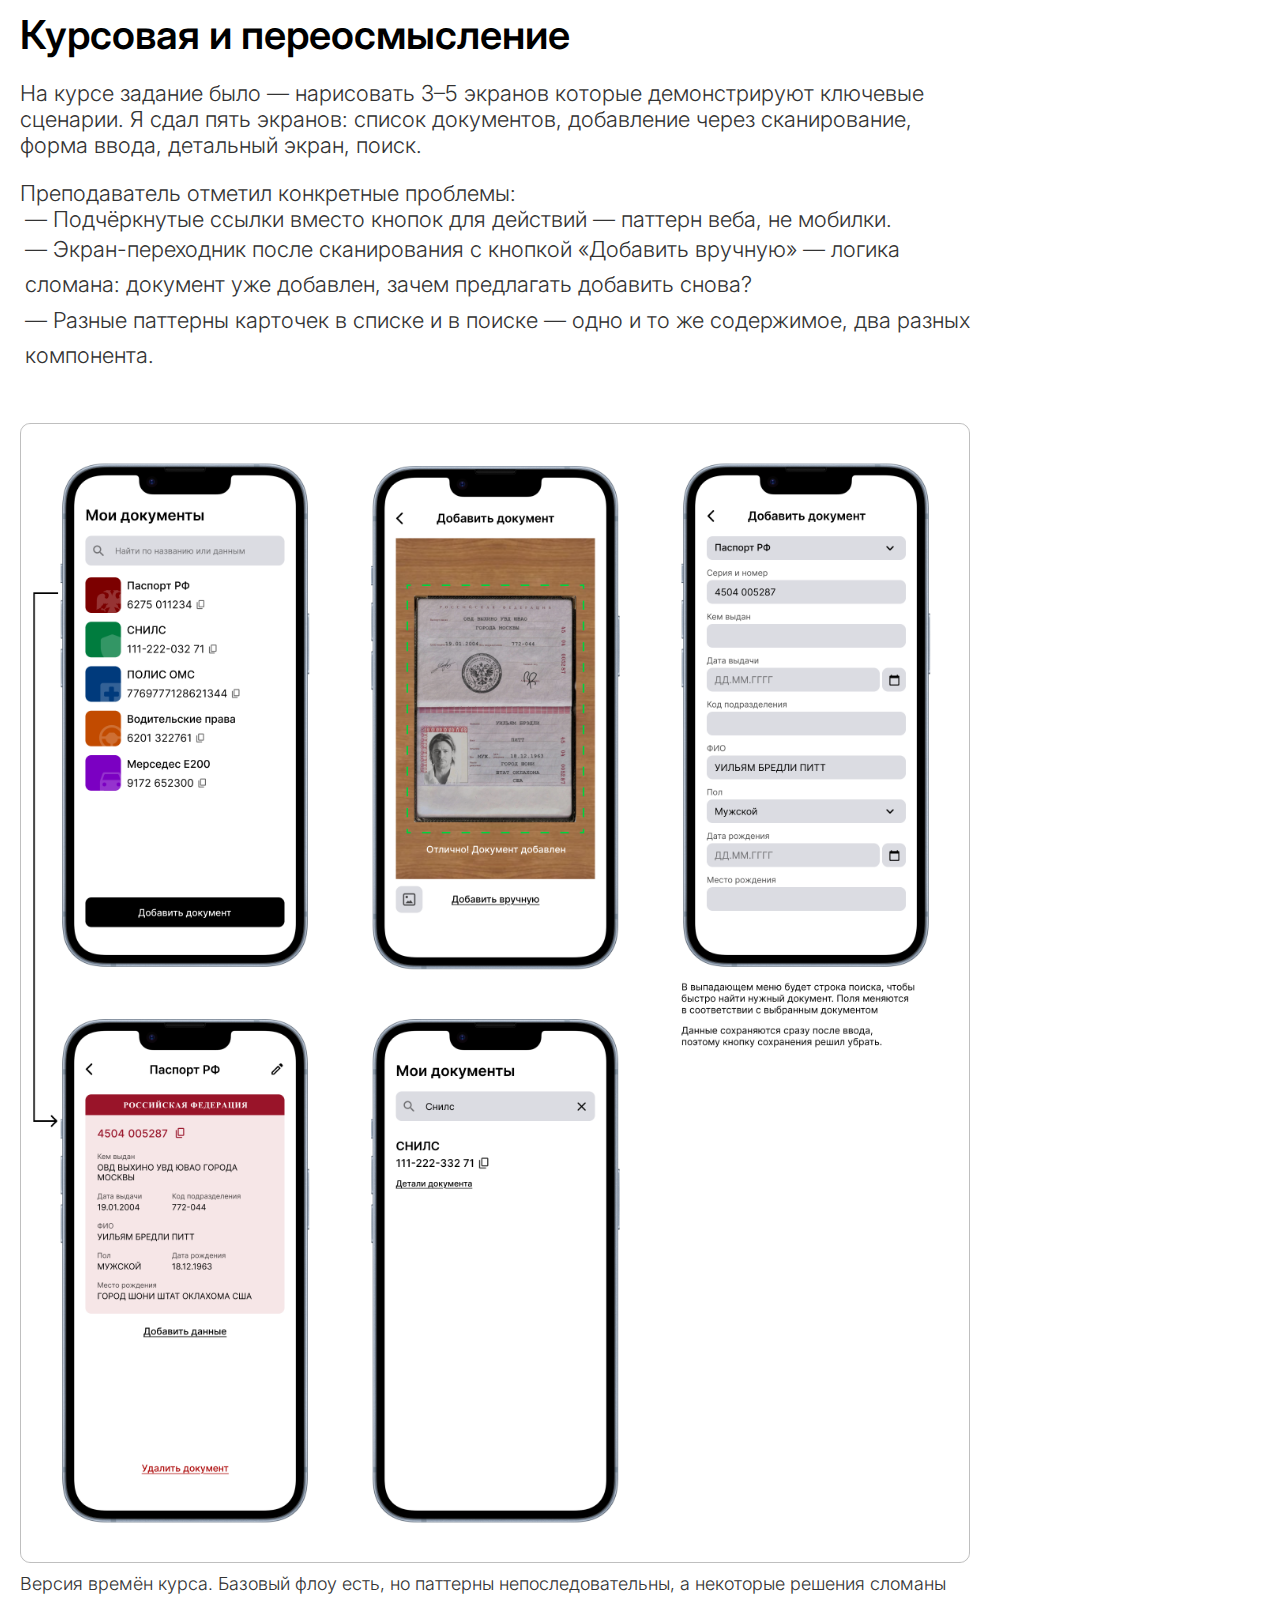
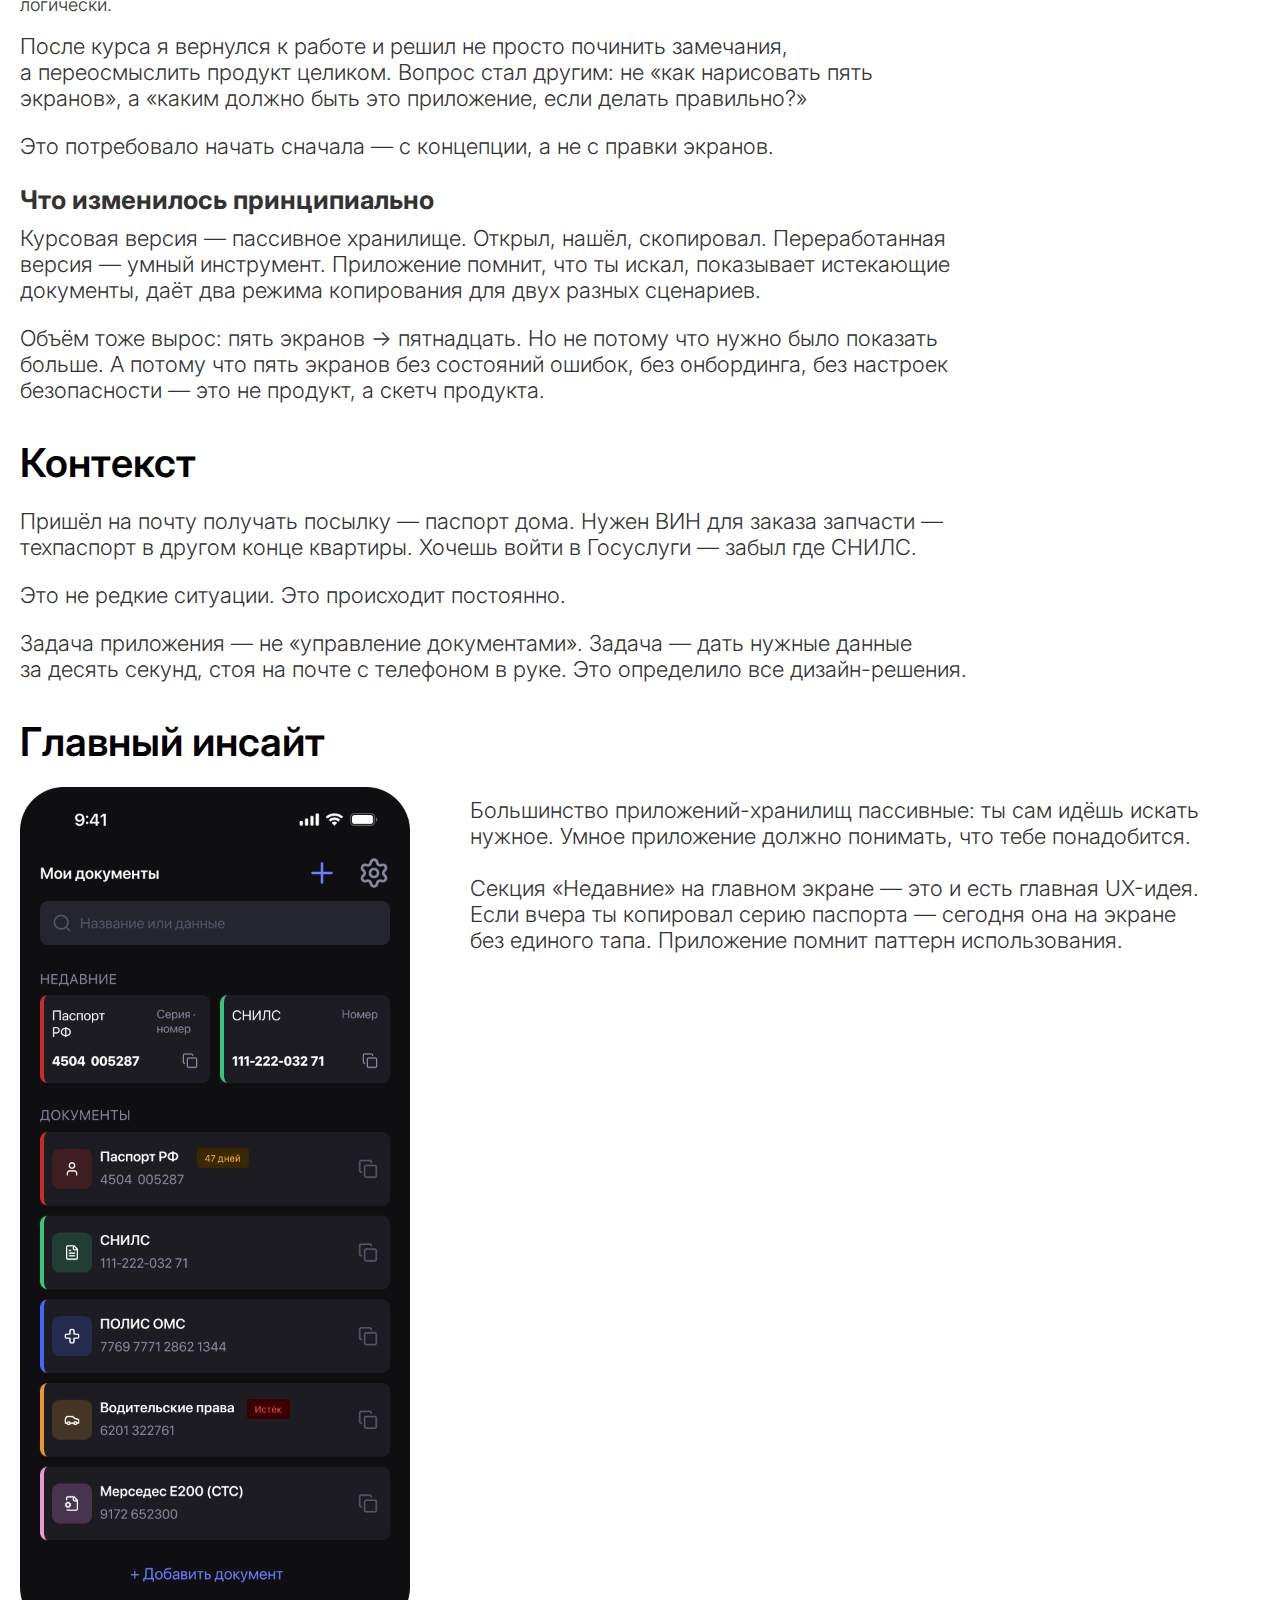
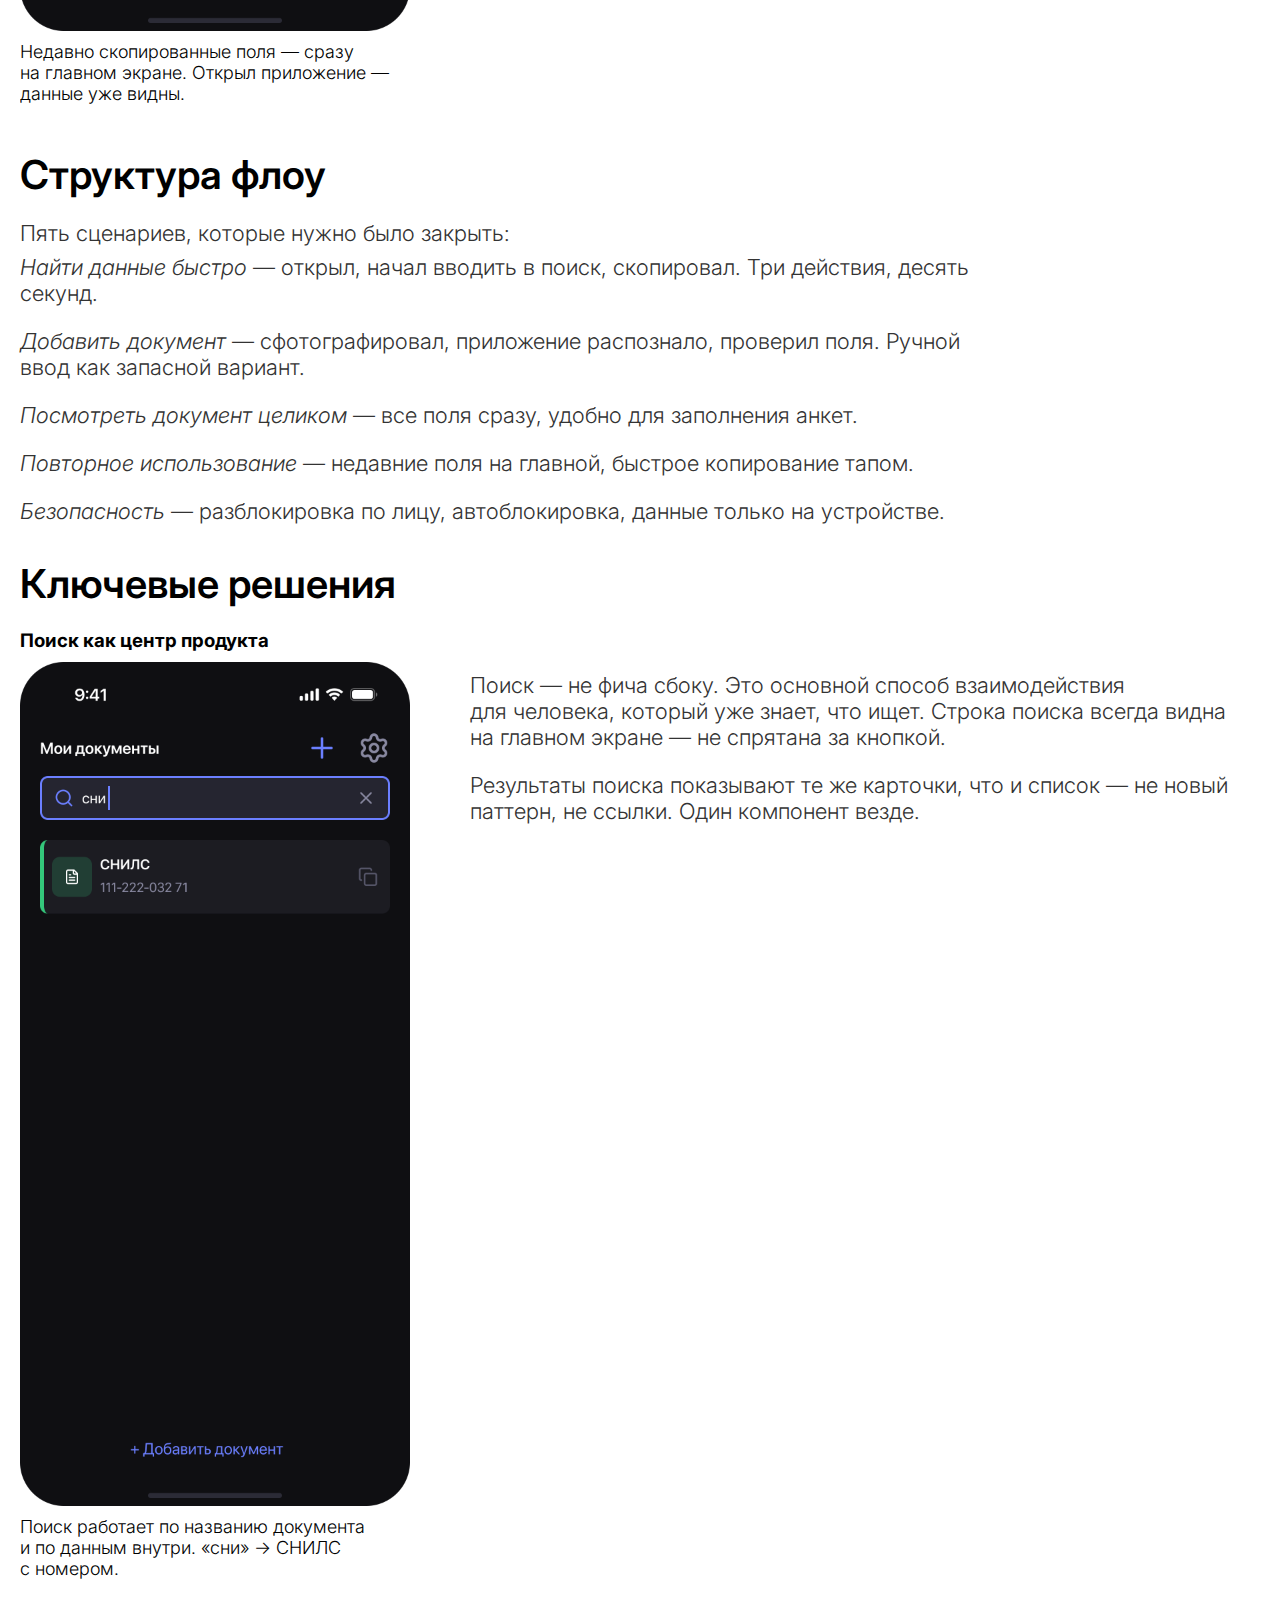
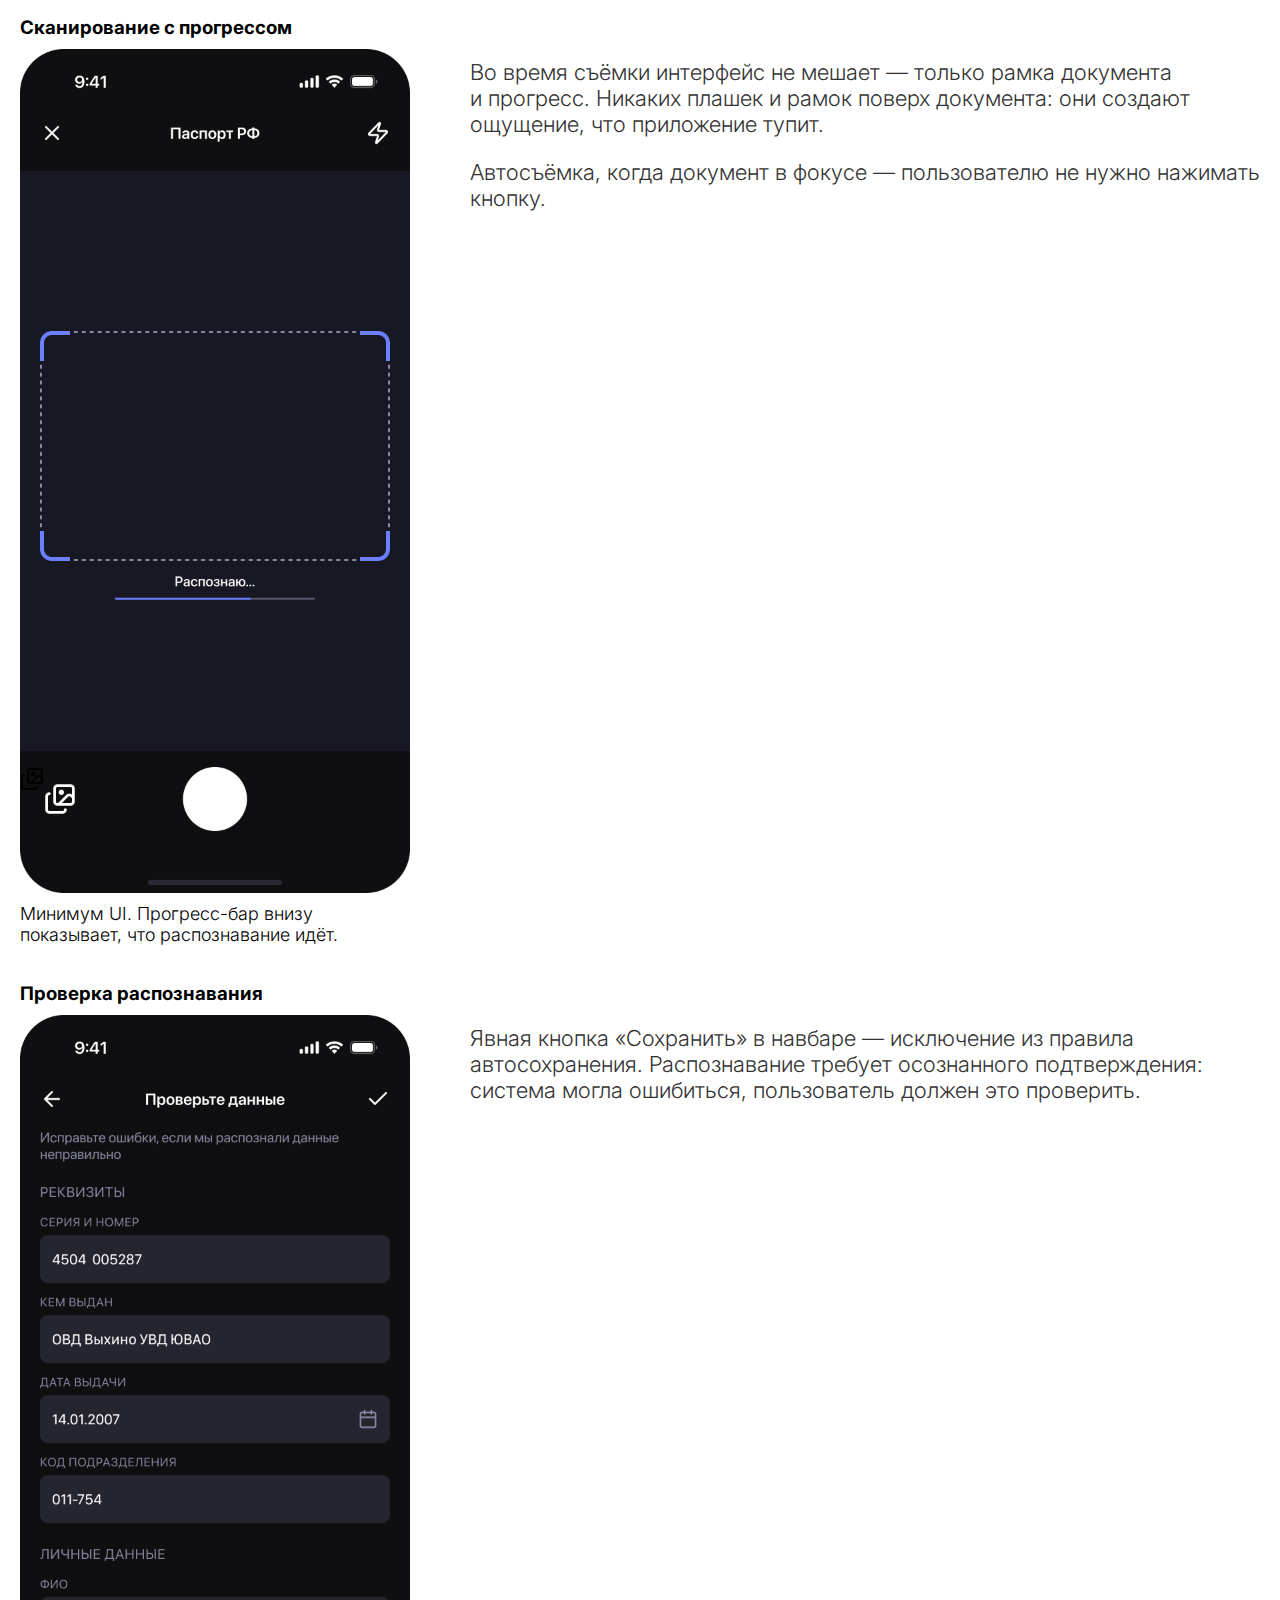
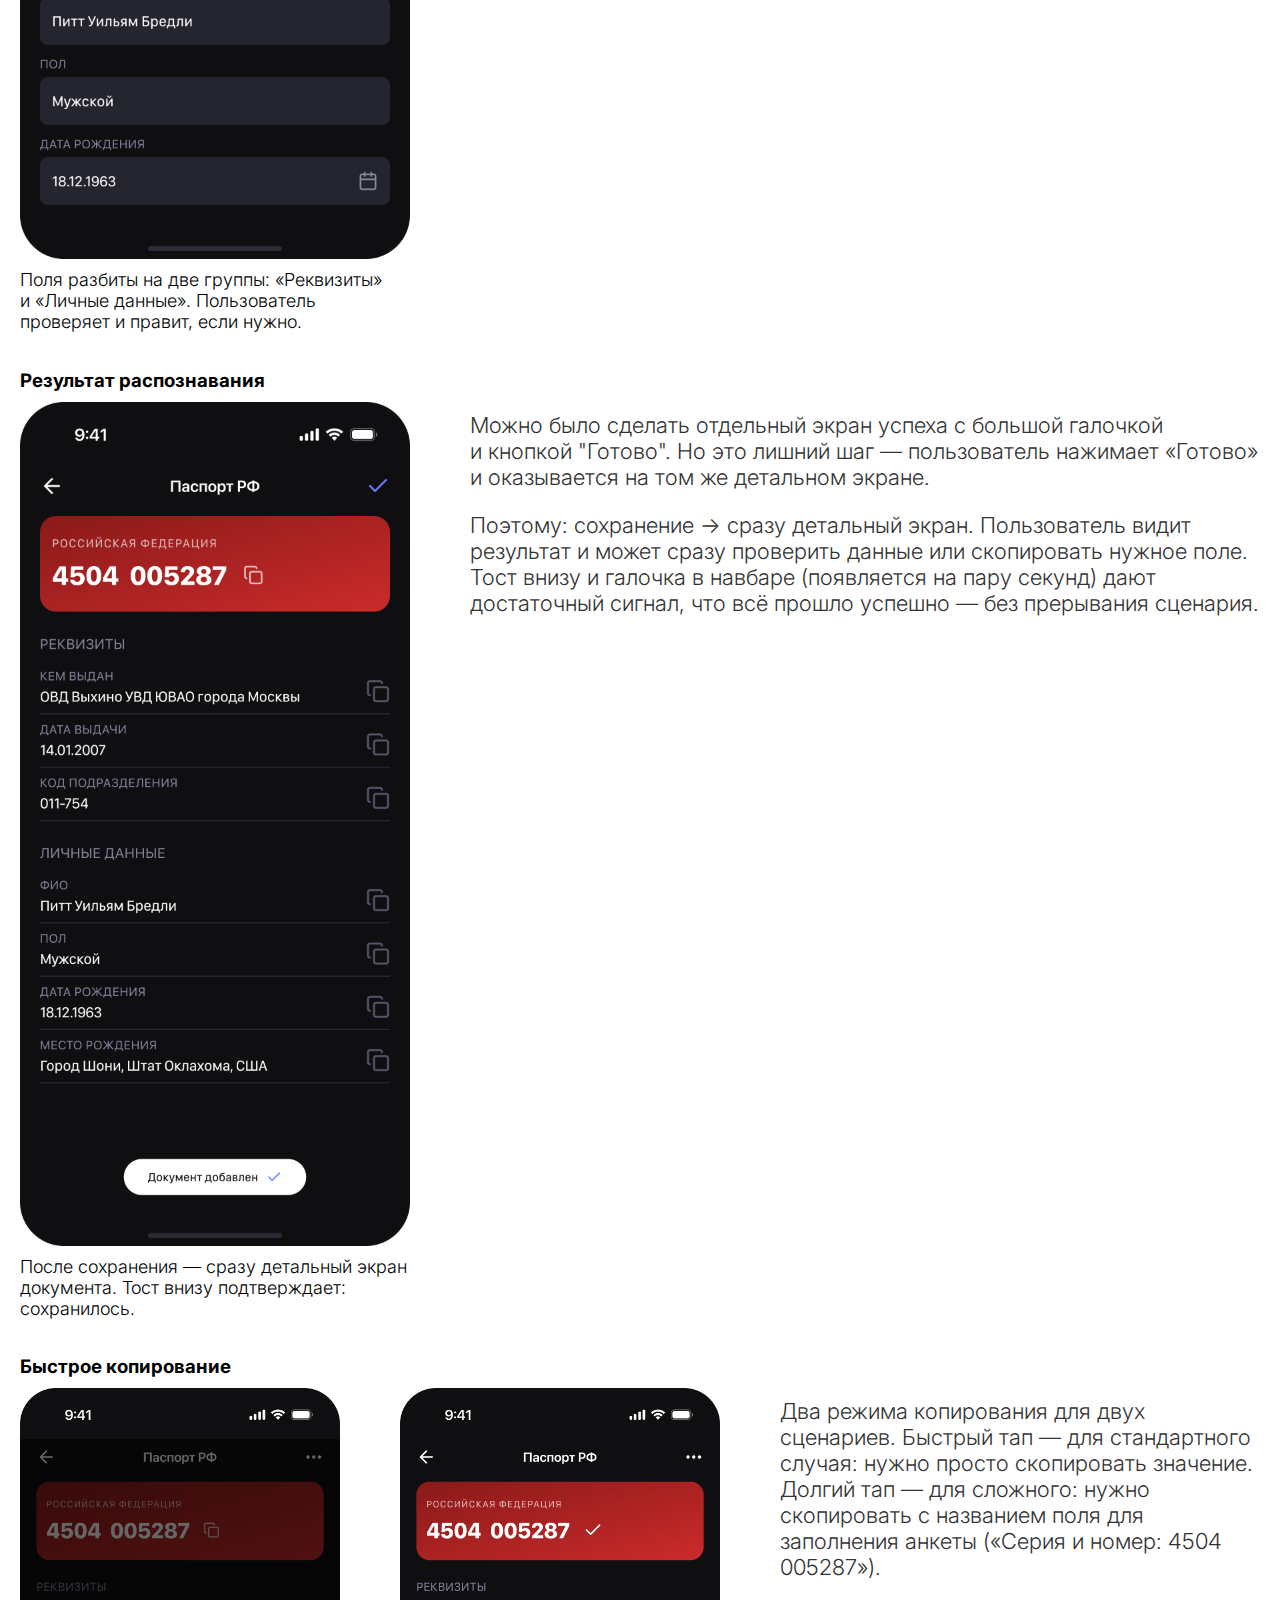
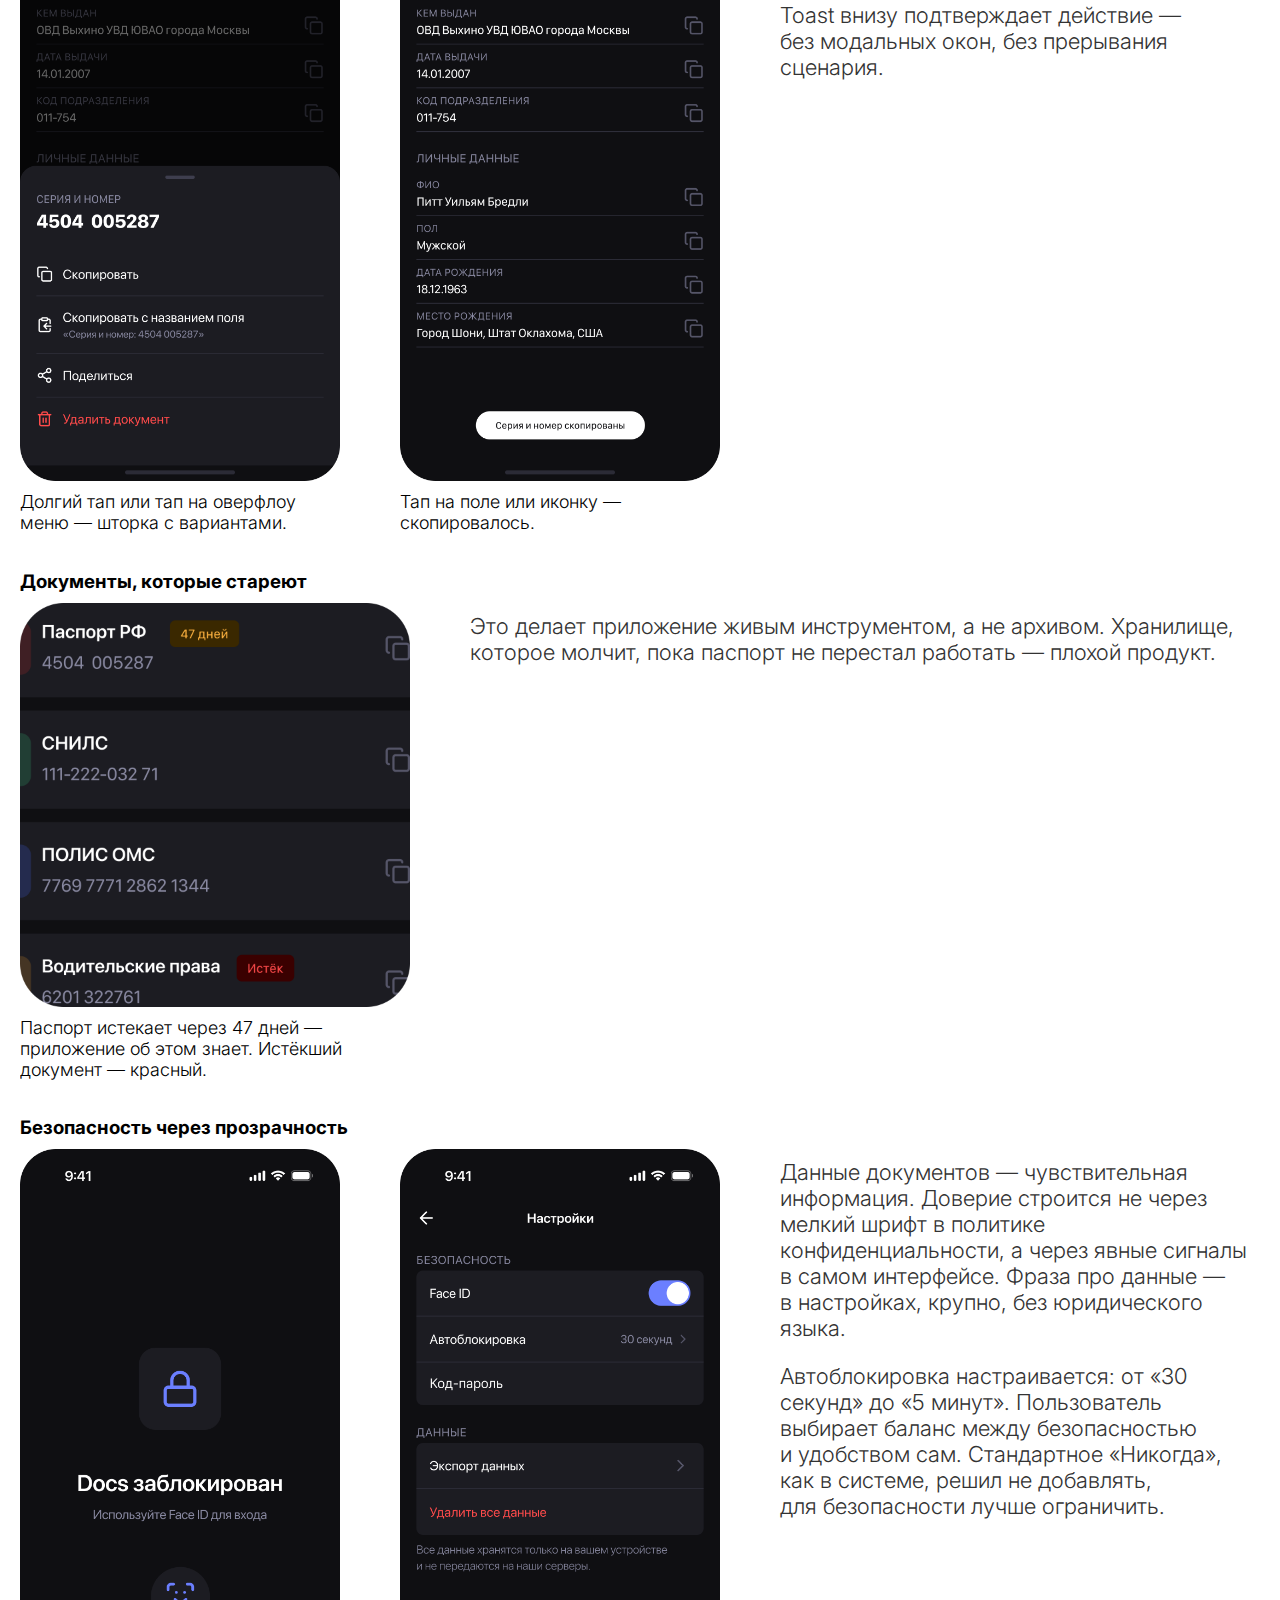
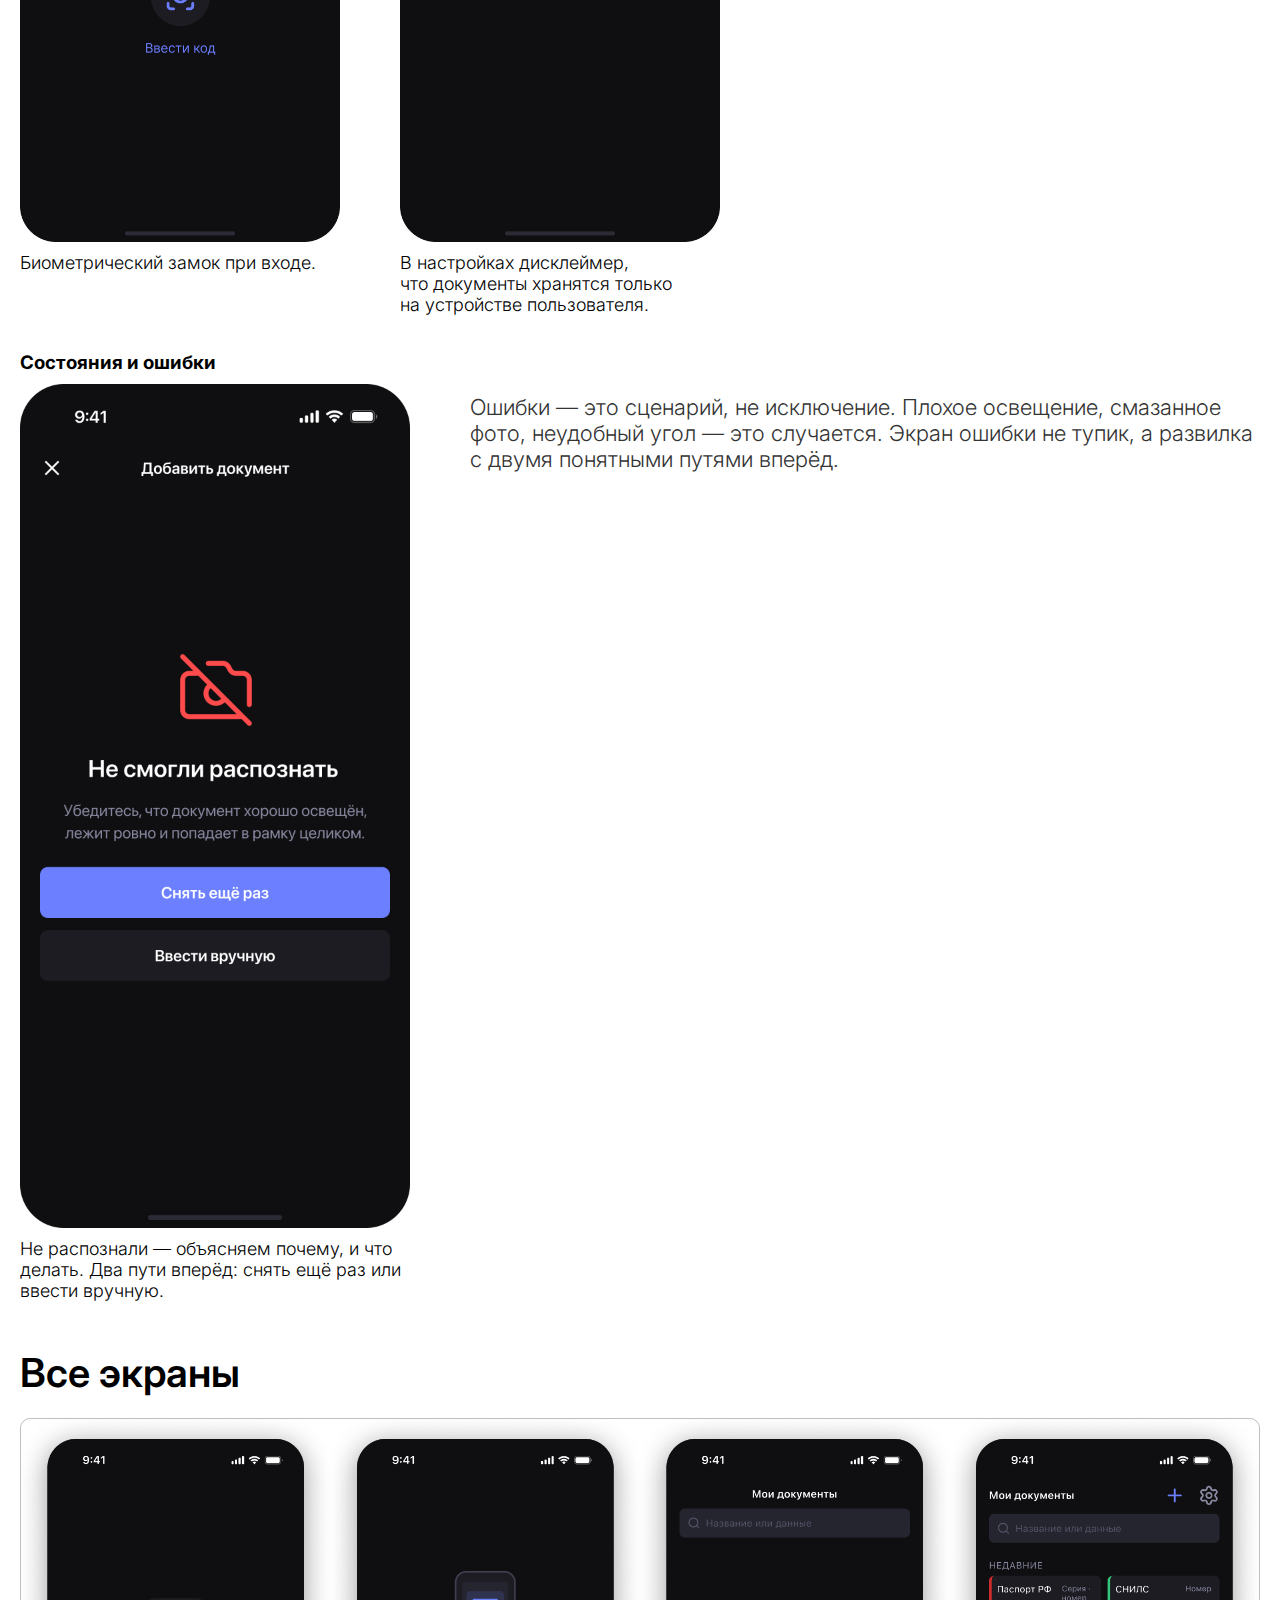
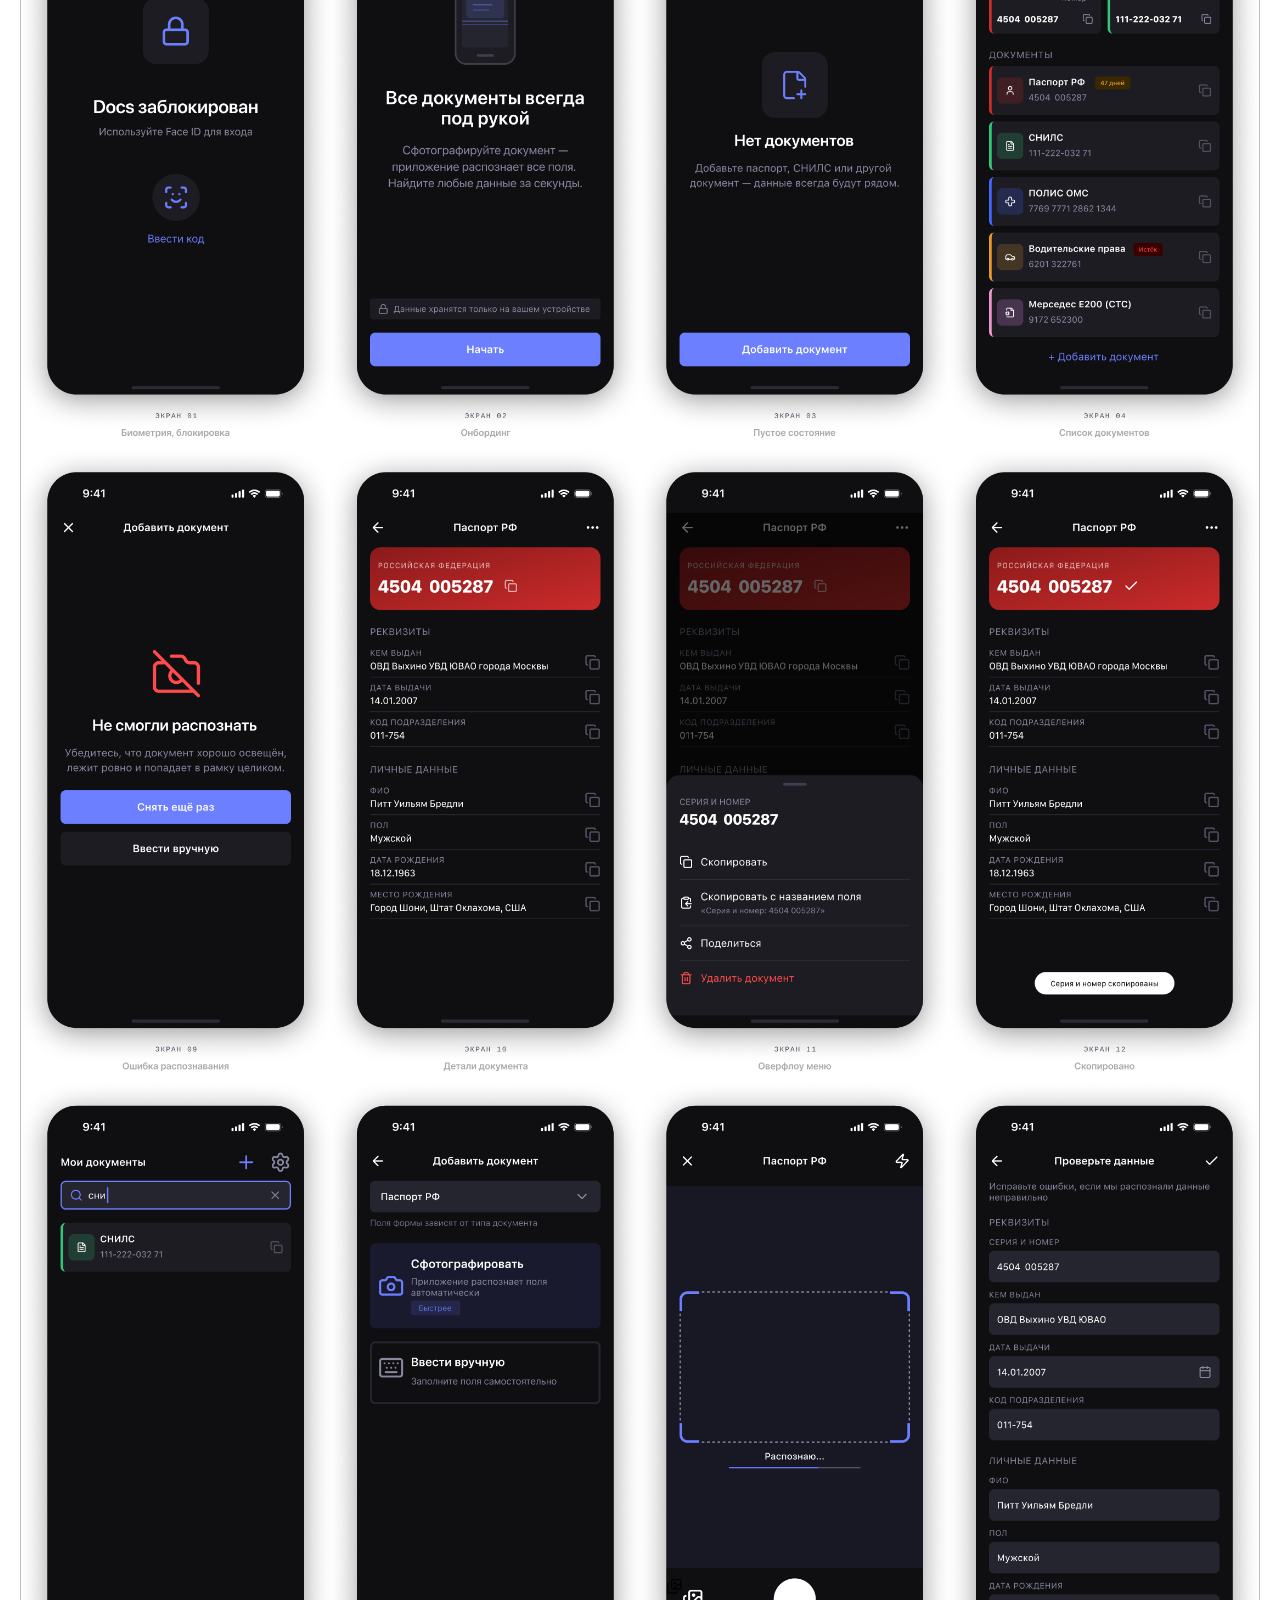
<file: pages/docs.html>
<!DOCTYPE html>
<html lang="ru">
<head>
    <meta charset="UTF-8">
    <meta name="viewport" content="width=device-width, initial-scale=1.0">
    <title>Приложение для хранения документов</title>
    <link rel="icon" type="image/x-icon" href="../images/favicon.png">
    <link rel="shortcut icon" href="../images/favicon.png" type="image/x-icon">
    <link rel="apple-touch-icon" sizes="180x180" href="../images/apple-touch-icon.png">
    <link rel="preconnect" href="https://fonts.googleapis.com">
    <link rel="preconnect" href="https://fonts.gstatic.com" crossorigin>
    <link href="https://fonts.googleapis.com/css2?family=Inter:ital,opsz,wght@0,14..32,100..900;1,14..32,100..900&display=swap" rel="stylesheet">
    <link rel="stylesheet" href="../style.css">
</head>
<body>
    <div class="page">
        <div class="container">
            <nav class="project-page-nav">
                <a href="../index.html#web" class="project-page-nav-link">← Все проекты</a>
            </nav>
            <div class="project-main">
                <h1 class="project-title">DOCS</h1>
                <span class="subheading">Приложение для хранения документов</span>
                <div class="work-thumb-wrap img-border mt50">
                    <img src="../images/docs/headingpic.webp" class="work-thumb" alt="DOCS все экраны">
                </div>
                <div class="step-desc mt50">
                    <table>
                        <tbody>
                            <tr>
                                <td>Задание</td>
                                <td>  — приложение для сканирования
                                    и&nbsp;хранения документов</td>
                            </tr>
                            <tr>
                                <td>Платформа</td>
                                <td>  — iOS</td>
                            </tr>
                            <tr>
                                <td>Инструмент  </td>
                                <td>  — Figma</td>
                            </tr>
                            <tr>
                                <td>Экранов</td>
                                <td>  — 15</td>
                            </tr>
                            <tr>
                                <td>Школа</td>
                                <td>  — Бюро Горбунова, вторая ступень, 20 поток</td>
                            </tr>
                        </tbody>
                    </table>
                </div>
                <h2 class="step-heading">Задание</h2>
                <div class="step-desc">
                    <p>Спроектировать интерфейс приложения для&nbsp;сканирования, распознавания и&nbsp;поиска данных документов.
                        Пользователь фотографирует документ — приложение распознаёт поля. Поиск мгновенно находит любое значение.</p>
                </div>
                <h2 class="step-heading">Курсовая и переосмысление</h2>
                <div class="step-desc">
                    <p>На курсе задание было — нарисовать 3–5 экранов которые демонстрируют ключевые сценарии.
                        Я&nbsp;сдал пять экранов: список документов, добавление через сканирование, форма ввода, детальный экран, поиск.</p>
                    <p class="mb0">Преподаватель отметил конкретные проблемы:</p>
                    <ul class="step-desc-list">
                        <li class="step-desc-list-item">— Подчёркнутые ссылки вместо кнопок для действий — паттерн веба, не&nbsp;мобилки.</li>
                        <li class="step-desc-list-item lh16">— Экран-переходник после сканирования с&nbsp;кнопкой «Добавить вручную» —
                            логика сломана: документ уже&nbsp;добавлен, зачем&nbsp;предлагать добавить снова?</li>
                        <li class="step-desc-list-item lh16">— Разные паттерны карточек в&nbsp;списке и&nbsp;в&nbsp;поиске — одно и&nbsp;то&nbsp;же&nbsp;содержимое, два разных компонента.</li>
                    </ul>
                    <div class="work-thumb-wrap img-border mt50">
                        <img src="../images/docs/old.webp" class="work-thumb" alt="DOCS первая версия">
                    </div>
                    <p class="image-caption">Версия времён курса. Базовый флоу есть, но&nbsp;паттерны непоследовательны, а&nbsp;некоторые решения сломаны логически.</p>
                    <p>После курса я&nbsp;вернулся к&nbsp;работе и&nbsp;решил не&nbsp;просто починить замечания, а&nbsp;переосмыслить продукт целиком.
                        Вопрос стал другим: не&nbsp;«как нарисовать пять экранов», а&nbsp;«каким должно быть это&nbsp;приложение, если&nbsp;делать правильно?»</p>
                    <p>Это потребовало начать сначала — с&nbsp;концепции, а&nbsp;не&nbsp;с&nbsp;правки экранов.</p>
                    <h3>Что изменилось принципиально</h3>
                    <p>Курсовая версия — пассивное хранилище. Открыл, нашёл, скопировал. Переработанная версия — умный инструмент.
                        Приложение помнит, что&nbsp;ты&nbsp;искал, показывает истекающие документы, даёт два режима копирования для&nbsp;двух разных сценариев.</p>
                    <p>Объём тоже вырос: пять экранов → пятнадцать. Но&nbsp;не&nbsp;потому&nbsp;что&nbsp;нужно было&nbsp;показать больше.
                        А&nbsp;потому&nbsp;что&nbsp;пять экранов без&nbsp;состояний ошибок, без&nbsp;онбординга, без&nbsp;настроек безопасности —
                        это&nbsp;не&nbsp;продукт, а&nbsp;скетч продукта.</p>
                </div>
                <h2 class="step-heading">Контекст</h2>
                <div class="step-desc">
                    <p>Пришёл на&nbsp;почту получать посылку — паспорт дома.
                        Нужен ВИН для&nbsp;заказа запчасти — техпаспорт в&nbsp;другом конце квартиры. Хочешь войти в&nbsp;Госуслуги — забыл где&nbsp;СНИЛС.</p>
                    <p>Это не редкие ситуации. Это&nbsp;происходит постоянно.</p>
                    <p>Задача приложения — не&nbsp;«управление документами». Задача — дать нужные данные за&nbsp;десять секунд, стоя на&nbsp;почте с&nbsp;телефоном в&nbsp;руке.
                        Это&nbsp;определило все&nbsp;дизайн-решения.</p>
                </div>
                <h2 class="step-heading">Главный инсайт</h2>
                <div class="works-grid-mob">
                    <div class="work-thumb-wrap">
                        <img src="../images/docs/mydocs.webp" class="work-thumb no-bg" alt="DOCS недавние документы">
                        <p class="image-caption">Недавно скопированные поля — сразу на&nbsp;главном экране. Открыл приложение — данные уже&nbsp;видны.</p>
                    </div>
                    <div class="step-desc">
                        <p>Большинство приложений-хранилищ пассивные: ты&nbsp;сам&nbsp;идёшь искать нужное. Умное приложение должно понимать, что&nbsp;тебе понадобится. <br> <br>
                            Секция «Недавние» на&nbsp;главном экране — это&nbsp;и&nbsp;есть&nbsp;главная UX-идея. Если&nbsp;вчера ты&nbsp;копировал серию паспорта — сегодня она&nbsp;на&nbsp;экране без&nbsp;единого тапа.
                            Приложение помнит паттерн использования.</p>
                    </div>
                </div>
                <h2 class="step-heading">Структура флоу</h2>
                <div class="step-desc">
                    <p class="mb0">Пять сценариев, которые&nbsp;нужно было&nbsp;закрыть:</p>
                    <p class="first-list-el"><i>Найти данные быстро</i> — открыл, начал вводить в&nbsp;поиск, скопировал. Три действия, десять секунд.</p>
                    <p><i>Добавить документ</i> — сфотографировал, приложение распознало, проверил поля. Ручной ввод как&nbsp;запасной вариант.</p>
                    <p><i>Посмотреть документ целиком</i> — все поля сразу, удобно для&nbsp;заполнения анкет.</p>
                    <p><i>Повторное использование</i> — недавние поля на&nbsp;главной, быстрое копирование тапом.</p>
                    <p><i>Безопасность</i> — разблокировка по лицу, автоблокировка, данные только на устройстве.</p>
                </div>
                <h2 class="step-heading">Ключевые решения</h2>
                <h3>Поиск как центр продукта</h3>
                <div class="works-grid-mob">
                    <div class="work-thumb-wrap">
                        <img src="../images/docs/seach.webp" class="work-thumb no-bg" alt="DOCS поиск">
                        <p class="image-caption">Поиск работает по&nbsp;названию документа и&nbsp;по&nbsp;данным внутри. «сни» → СНИЛС с&nbsp;номером.</p>
                    </div>
                    <div class="step-desc">
                        <p>Поиск — не&nbsp;фича сбоку. Это&nbsp;основной способ взаимодействия для&nbsp;человека, который&nbsp;уже&nbsp;знает, что&nbsp;ищет.
                            Строка поиска всегда видна на&nbsp;главном экране — не&nbsp;спрятана за&nbsp;кнопкой.</p>
                        <p>Результаты поиска показывают те&nbsp;же&nbsp;карточки, что&nbsp;и&nbsp;список — не&nbsp;новый паттерн, не&nbsp;ссылки. Один компонент везде.</p>
                    </div>
                </div>
                <h3>Сканирование с прогрессом</h3>
                <div class="works-grid-mob">
                    <div class="work-thumb-wrap">
                        <img src="../images/docs/scan.webp" class="work-thumb no-bg" alt="DOCS скан">
                        <p class="image-caption">Минимум UI. Прогресс-бар внизу показывает, что&nbsp;распознавание идёт.</p>
                    </div>
                    <div class="step-desc">
                        <p>Во время съёмки интерфейс не&nbsp;мешает — только рамка документа и&nbsp;прогресс.
                            Никаких плашек и&nbsp;рамок поверх документа: они создают ощущение, что&nbsp;приложение тупит.</p>
                        <p>Автосъёмка, когда документ в&nbsp;фокусе — пользователю не&nbsp;нужно нажимать кнопку.</p>
                    </div>
                </div>
                <h3>Проверка распознавания</h3>
                <div class="works-grid-mob">
                    <div class="work-thumb-wrap">
                        <img src="../images/docs/check.webp" class="work-thumb no-bg" alt="DOCS проверка">
                        <p class="image-caption">Поля разбиты на&nbsp;две группы: «Реквизиты» и&nbsp;«Личные данные». Пользователь проверяет и&nbsp;правит, если&nbsp;нужно.</p>
                    </div>
                    <div class="step-desc">
                        <p>Явная кнопка «Сохранить» в&nbsp;навбаре — исключение из&nbsp;правила автосохранения.
                            Распознавание требует осознанного подтверждения: система могла ошибиться, пользователь должен это&nbsp;проверить.</p>
                    </div>
                </div>
                <h3>Результат распознавания</h3>
                <div class="works-grid-mob">
                    <div class="work-thumb-wrap">
                        <img src="../images/docs/success.webp" class="work-thumb no-bg" alt="DOCS проверка">
                        <p class="image-caption">После сохранения — сразу детальный экран документа. Тост внизу подтверждает: сохранилось.</p>
                    </div>
                    <div class="step-desc">
                        <p>Можно было сделать отдельный экран успеха с&nbsp;большой галочкой и&nbsp;кнопкой "Готово".
                            Но&nbsp;это&nbsp;лишний шаг — пользователь нажимает «Готово» и&nbsp;оказывается на&nbsp;том&nbsp;же&nbsp;детальном экране.</p>
                        <p>Поэтому: сохранение → сразу детальный экран. Пользователь видит результат и&nbsp;может сразу проверить данные или&nbsp;скопировать нужное поле.
                            Тост внизу и&nbsp;галочка в&nbsp;навбаре (появляется на пару секунд) дают достаточный сигнал, что&nbsp;всё&nbsp;прошло успешно — без&nbsp;прерывания сценария.</p>
                    </div>
                </div>
                <h3>Быстрое копирование</h3>
                <div class="works-grid-2mob">
                    <div class="work-thumb-wrap">
                        <img src="../images/docs/overflow.webp" class="work-thumb no-bg" alt="DOCS оверфлоу">
                        <p class="image-caption">Долгий тап или тап на оверфлоу меню — шторка с вариантами.</p>
                    </div>
                    <div class="work-thumb-wrap">
                        <img src="../images/docs/feedback.webp" class="work-thumb no-bg" alt="DOCS скопировано">
                        <p class="image-caption">Тап на поле или иконку — скопировалось.</p>
                    </div>
                    <div class="step-desc">
                        <p>Два режима копирования для&nbsp;двух сценариев. Быстрый тап — для&nbsp;стандартного случая: нужно просто скопировать значение.
                            Долгий тап — для сложного: нужно скопировать с названием поля для заполнения анкеты («Серия и номер: 4504 005287»).</p>
                        <p>Toast внизу подтверждает действие — без&nbsp;модальных окон, без&nbsp;прерывания сценария.</p>
                    </div>
                </div>
                <h3>Документы, которые стареют</h3>
                <div class="works-grid-mob">
                    <div class="work-thumb-wrap">
                        <img src="../images/docs/expires.webp" class="work-thumb no-bg" alt="DOCS доки истекают">
                        <p class="image-caption">Паспорт истекает через 47 дней — приложение об&nbsp;этом&nbsp;знает. Истёкший документ — красный.</p>
                    </div>
                    <div class="step-desc">
                        <p>Это делает приложение живым инструментом, а&nbsp;не&nbsp;архивом. Хранилище, которое молчит, пока&nbsp;паспорт не&nbsp;перестал работать — плохой продукт.</p>
                    </div>
                </div>
                <h3>Безопасность через прозрачность</h3>
                <div class="works-grid-2mob">
                    <div class="work-thumb-wrap">
                        <img src="../images/docs/lock.webp" class="work-thumb no-bg" alt="DOCS заблокировано">
                        <p class="image-caption">Биометрический замок при&nbsp;входе.</p>
                    </div>
                    <div class="work-thumb-wrap">
                        <img src="../images/docs/settings.webp" class="work-thumb no-bg" alt="DOCS настройки">
                        <p class="image-caption">В настройках дисклеймер, что&nbsp;документы хранятся только на&nbsp;устройстве пользователя.</p>
                    </div>
                    <div class="step-desc">
                        <p>Данные документов — чувствительная информация. Доверие строится не&nbsp;через мелкий шрифт в&nbsp;политике конфиденциальности, а&nbsp;через явные сигналы в&nbsp;самом интерфейсе.
                            Фраза про&nbsp;данные — в&nbsp;настройках, крупно, без&nbsp;юридического языка.</p>
                        <p>Автоблокировка настраивается: от&nbsp;«30 секунд» до&nbsp;«5 минут». Пользователь выбирает баланс между безопасностью и&nbsp;удобством сам.
                            Стандартное «Никогда», как в&nbsp;системе, решил не&nbsp;добавлять, для&nbsp;безопасности лучше ограничить.</p>
                    </div>
                </div>
                <h3>Состояния и ошибки</h3>
                <div class="works-grid-mob">
                    <div class="work-thumb-wrap">
                        <img src="../images/docs/error.webp" class="work-thumb no-bg" alt="DOCS ошибка">
                        <p class="image-caption">Не распознали — объясняем почему, и что делать. Два пути вперёд: снять ещё раз или ввести вручную.</p>
                    </div>
                    <div class="step-desc">
                        <p>Ошибки — это&nbsp;сценарий, не&nbsp;исключение. Плохое освещение, смазанное фото, неудобный угол — это&nbsp;случается.
                            Экран ошибки не&nbsp;тупик, а&nbsp;развилка с&nbsp;двумя понятными путями вперёд.</p>
                    </div>
                </div>
                <h2 class="step-heading">Все экраны</h2>
                <div class="work-thumb-wrap img-border">
                    <img src="../images/docs/headingpic.webp" class="work-thumb" alt="DOCS все экраны">
                </div>
                <h2 class="step-heading">Дизайн-система</h2>
                <div class="work-thumb-wrap img-border">
                    <img src="../images/docs/designsys.webp" class="work-thumb" alt="DOCS дизайн система">
                </div>
                <h2 class="step-heading">Что сделал бы иначе</h2>
                <div class="step-desc">
                    <p>Приложение проектировал без&nbsp;пользовательских интервью — на&nbsp;основе анализа сценариев и&nbsp;здравого смысла.
                        В&nbsp;реальном проекте первый шаг — это&nbsp;наблюдение за&nbsp;тем,&nbsp;как люди реально ищут данные документов в&nbsp;стрессовых ситуациях.
                        Это&nbsp;могло&nbsp;бы&nbsp;изменить приоритеты.</p>
                    <p>Онбординг можно сделать умнее: предложить добавить первый документ прямо в&nbsp;процессе — не&nbsp;после нажатия кнопки на&nbsp;пустом экране, а&nbsp;ка&nbsp;часть первого запуска.</p>
                </div>
                <p><i>Проектная работа второй ступени Школы дизайнеров Бюро Горбунова, 20 поток.</i></p>
            </div>
            <nav class="project-page-nav mb50">
                <a href="../index.html#web" class="project-page-nav-link">← Все проекты</a>
            </nav>
        </div>
    </div>
</body>
</html>
</file>
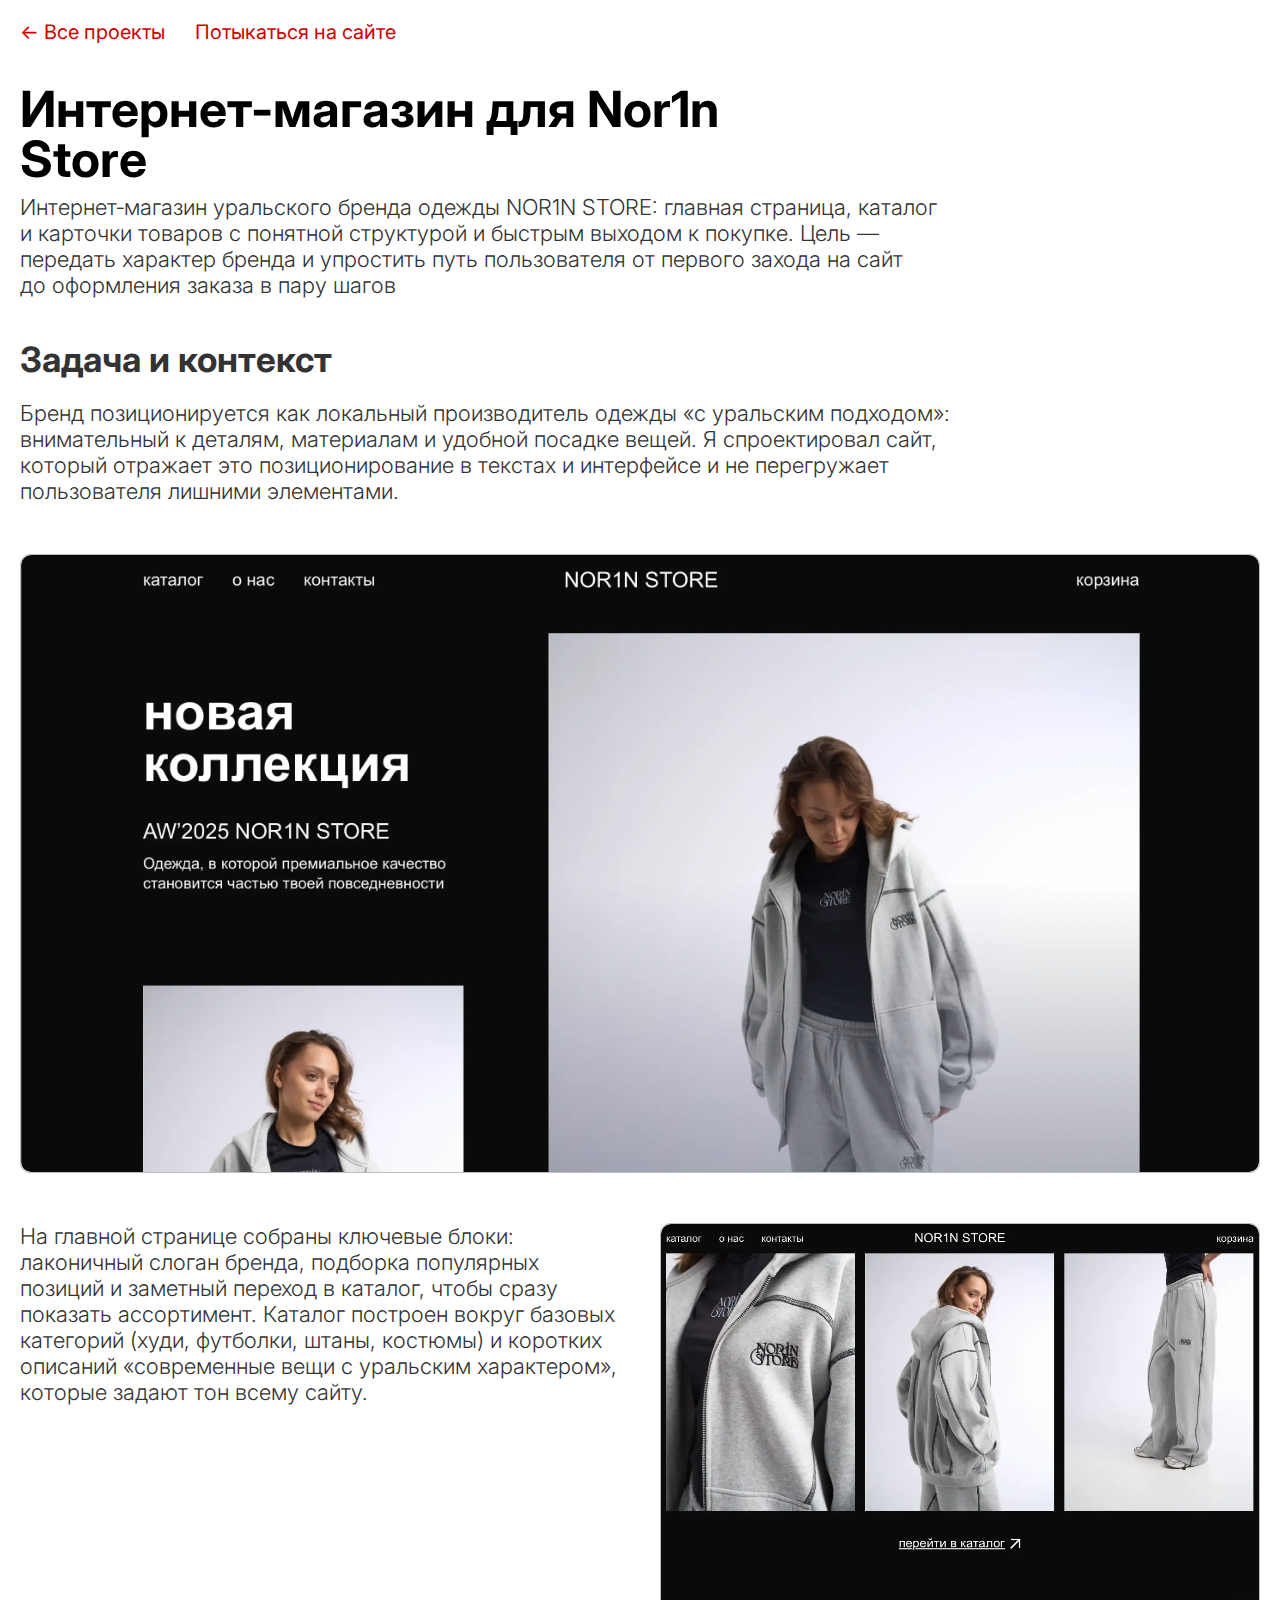
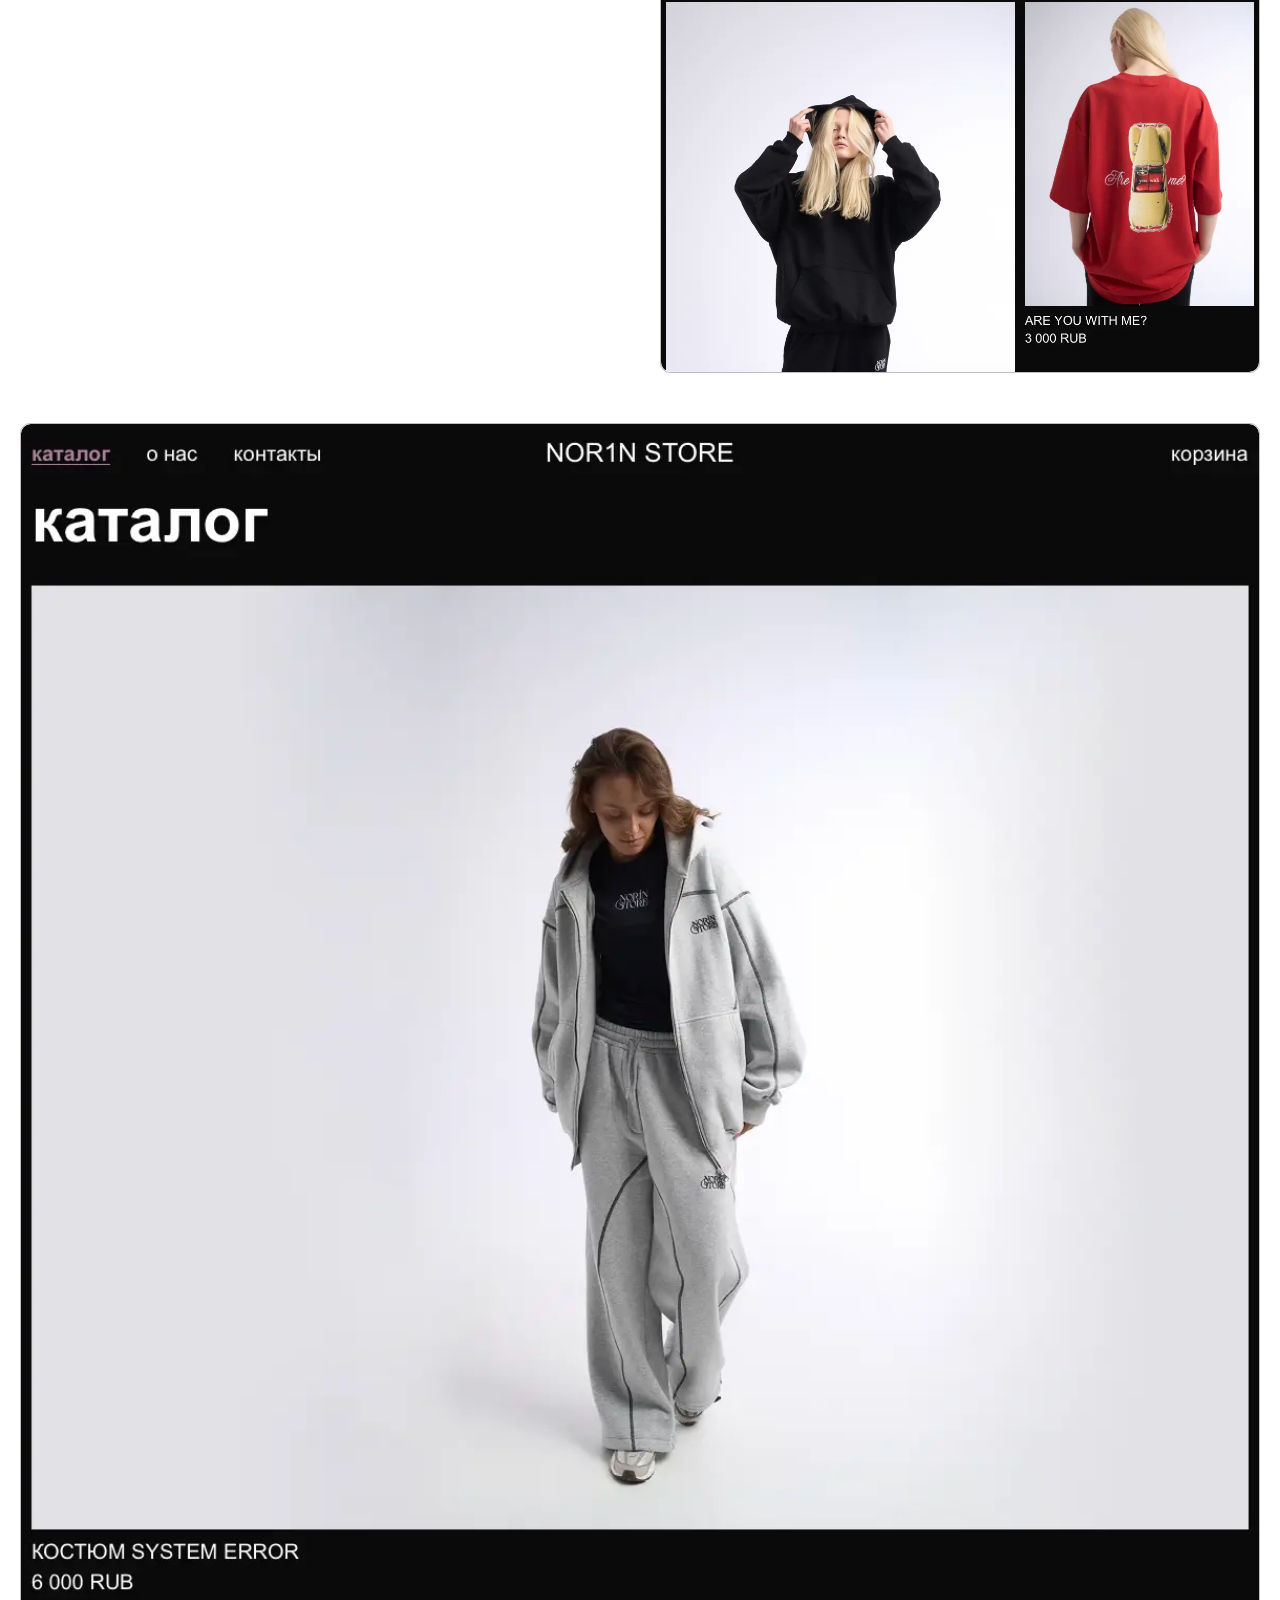
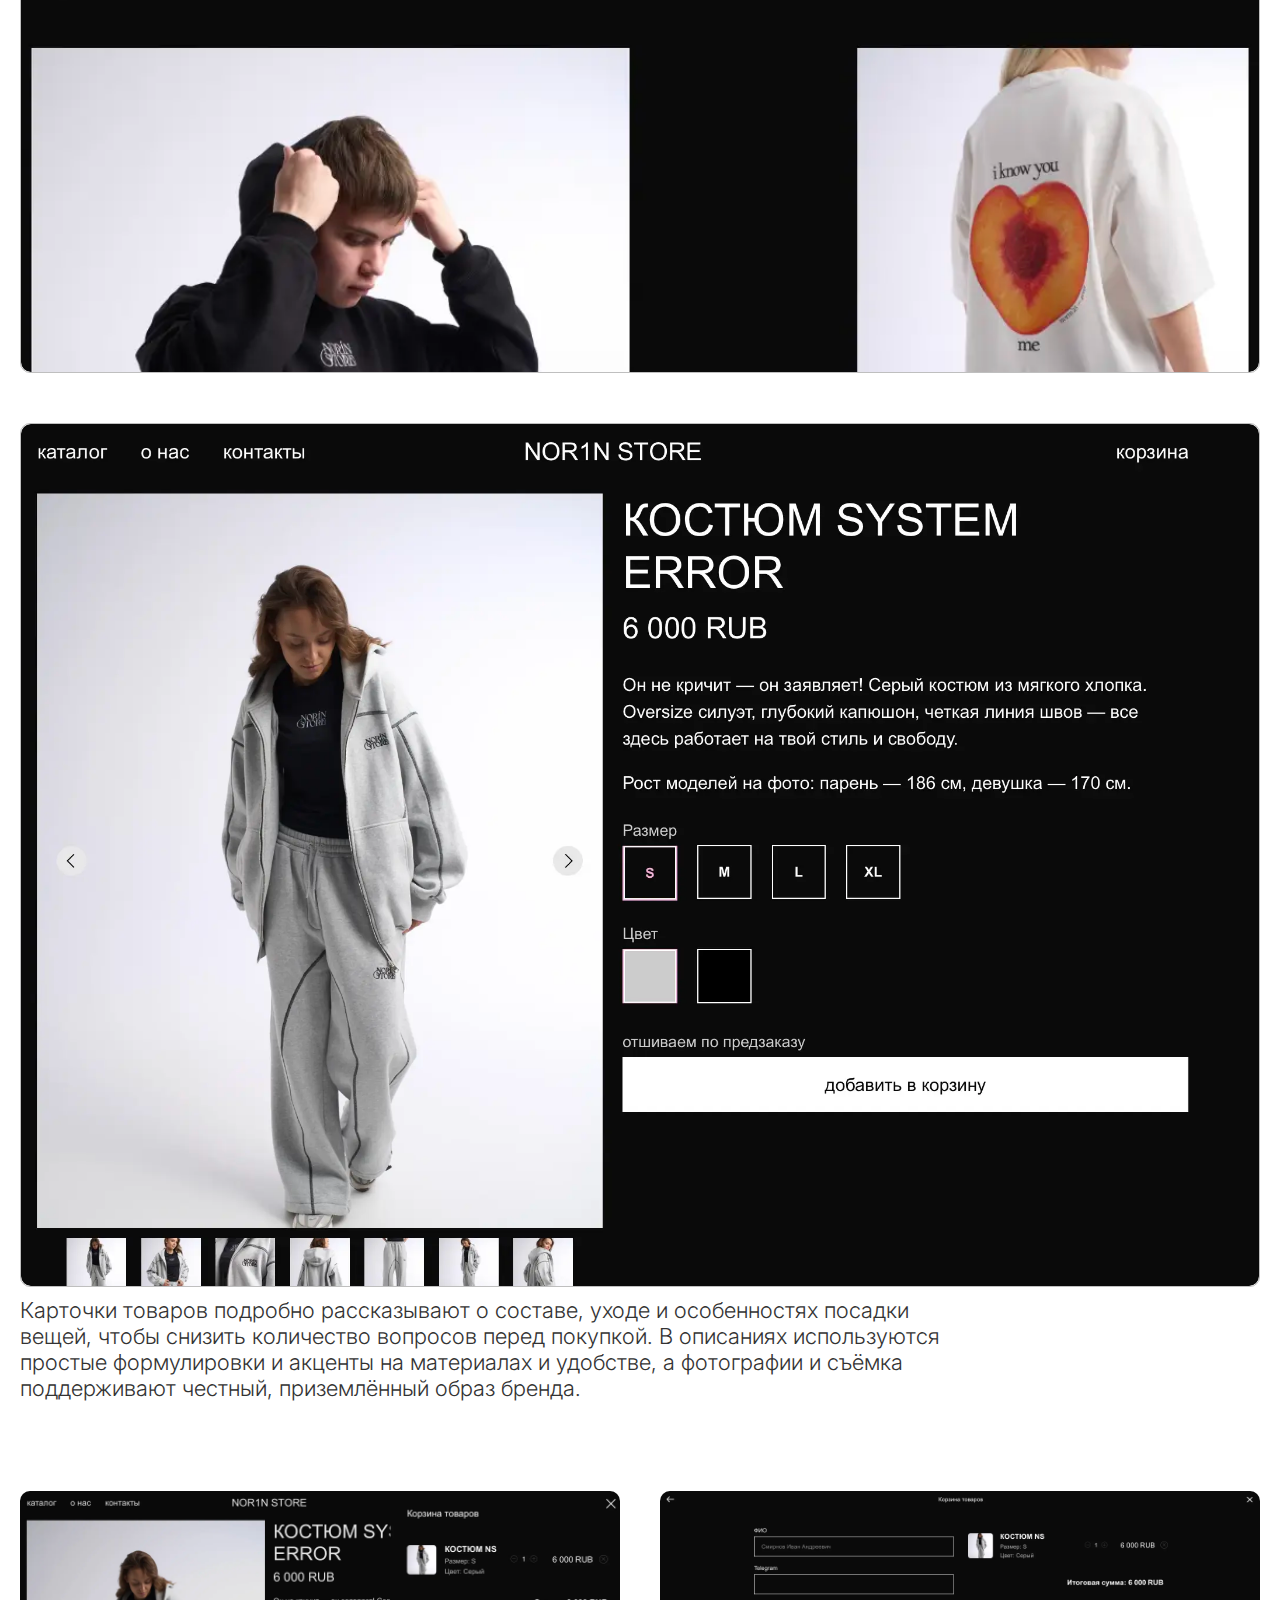
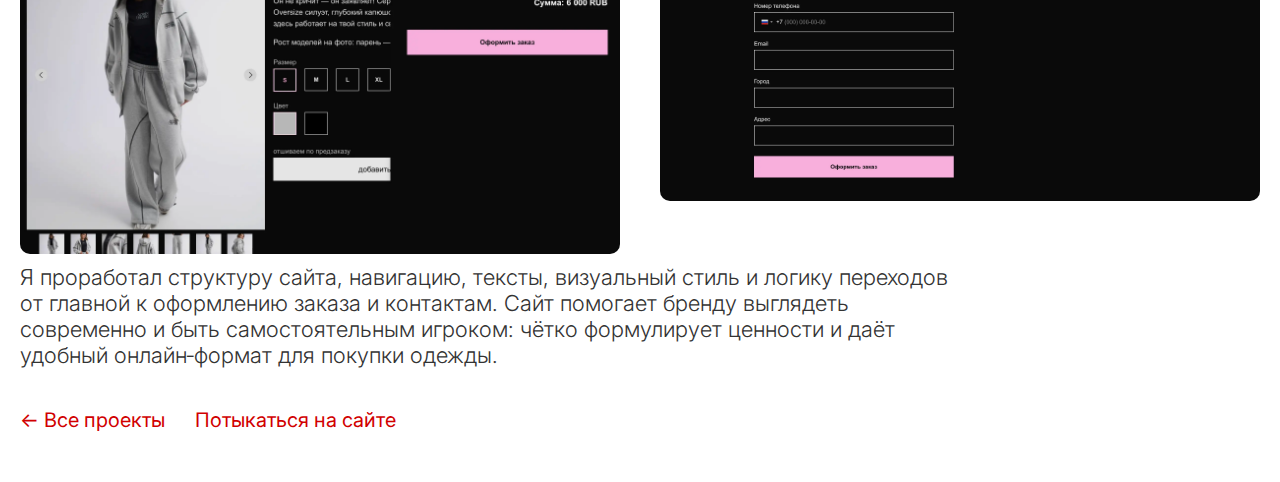
<file: pages/nor1n-store.html>
<!DOCTYPE html>
<html lang="ru">
<head>
    <meta charset="UTF-8">
    <meta name="viewport" content="width=device-width, initial-scale=1.0">
    <title>Сайт для Nor1n Store</title>
    <link rel="icon" type="image/x-icon" href="../images/favicon.png">
    <link rel="shortcut icon" href="../images/favicon.png" type="image/x-icon">
    <link rel="apple-touch-icon" sizes="180x180" href="../images/apple-touch-icon.png">
    <link rel="preconnect" href="https://fonts.googleapis.com">
  	<link rel="preconnect" href="https://fonts.gstatic.com" crossorigin>
  	<link href="https://fonts.googleapis.com/css2?family=Inter:ital,opsz,wght@0,14..32,100..900;1,14..32,100..900&display=swap" rel="stylesheet">
  	<link rel="stylesheet" href="../style.css">
</head>
<body>
    <div class="page">
        <div class="container">
            <nav class="project-page-nav">
				<a href="../index.html#web" class="project-page-nav-link">← Все проекты</a>
                <a href="https://nor1n-store.ru" class="project-page-nav-link">Потыкаться на сайте</a>
			</nav>
            <div class="project-main">
                <h1 class="project-title">Интернет-магазин для Nor1n Store</h1>
                <div class="step-desc">
                    <p>Интернет‑магазин уральского бренда одежды NOR1N STORE: главная страница, 
                        каталог и&nbsp;карточки товаров с&nbsp;понятной структурой и&nbsp;быстрым выходом к&nbsp;покупке. 
                        Цель — передать характер бренда и&nbsp;упростить путь пользователя 
                        от&nbsp;первого захода на&nbsp;сайт до&nbsp;оформления заказа в&nbsp;пару шагов</p>
                    <h2 class="project-desc-heading">Задача и контекст</h2>
                    <p class="mt0">Бренд позиционируется как&nbsp;локальный производитель одежды «с&nbsp;уральским подходом»: 
                        внимательный к&nbsp;деталям, материалам и&nbsp;удобной посадке вещей. Я спроектировал сайт, 
                        который&nbsp;отражает это&nbsp;позиционирование в&nbsp;текстах и&nbsp;интерфейсе 
                        и&nbsp;не&nbsp;перегружает пользователя лишними элементами.</p>
                </div>
                <div class="work-thumb-wrap img-border mt50">
                    <img src="../images/norinmain.webp" class="work-thumb" alt="Норин главная">
                </div>
                <div class="works-grid">
                    <div class="step-desc">
                        <p class="mt50">На главной странице собраны ключевые блоки: лаконичный слоган бренда, подборка популярных 
                            позиций и&nbsp;заметный переход в&nbsp;каталог, чтобы&nbsp;сразу показать ассортимент. Каталог построен 
                            вокруг базовых категорий (худи, футболки, штаны, костюмы) и&nbsp;коротких описаний «современные 
                            вещи с&nbsp;уральским характером», которые&nbsp;задают тон всему сайту.</p>
                    </div>
                    <div class="work-thumb-wrap img-border mt50">
                        <img src="../images/norinmain1.webp" class="work-thumb" alt="Норин главная">
                    </div>
                </div>
                <div class="work-thumb-wrap img-border mt50">
                    <img src="../images/norincatalog.webp" class="work-thumb" alt="Норин каталог">
                </div>
                <div class="work-thumb-wrap img-border mt50">
                    <img src="../images/norinproduct.webp" class="work-thumb" alt="Норин карточка товара">
                </div>
                <div class="step-desc">
                    <p>Карточки товаров подробно рассказывают о&nbsp;составе, уходе и&nbsp;особенностях посадки вещей, 
                        чтобы&nbsp;снизить количество вопросов перед покупкой. В&nbsp;описаниях используются простые формулировки 
                        и&nbsp;акценты на&nbsp;материалах и&nbsp;удобстве, а&nbsp;фотографии и&nbsp;съёмка поддерживают честный, 
                        приземлённый образ бренда.</p>
                </div>
                <div class="works-grid">
                    <div class="work-thumb-wrap mt50">
                        <img src="../images/norinform.webp" class="work-thumb" alt="Норин карточка товара">
                    </div>
                    <div class="work-thumb-wrap mt50">
                        <img src="../images/norinform1.webp" class="work-thumb" alt="Норин карточка товара">
                    </div>
                </div>
                <div class="step-desc">
                    <p>Я проработал структуру сайта, навигацию, тексты, визуальный стиль и&nbsp;логику переходов от&nbsp;главной 
                        к&nbsp;оформлению заказа и&nbsp;контактам. Сайт помогает бренду выглядеть современно и&nbsp;быть самостоятельным игроком: 
                        чётко формулирует ценности и&nbsp;даёт удобный онлайн‑формат для&nbsp;покупки одежды.</p>
                </div>
            </div>
            <nav class="project-page-nav mb50">
				<a href="../index.html#web" class="project-page-nav-link">← Все проекты</a>
                <a href="https://nor1n-store.ru" class="project-page-nav-link">Потыкаться на сайте</a>
			</nav>
        </div>
    </div>
</body>
</html>
</file>
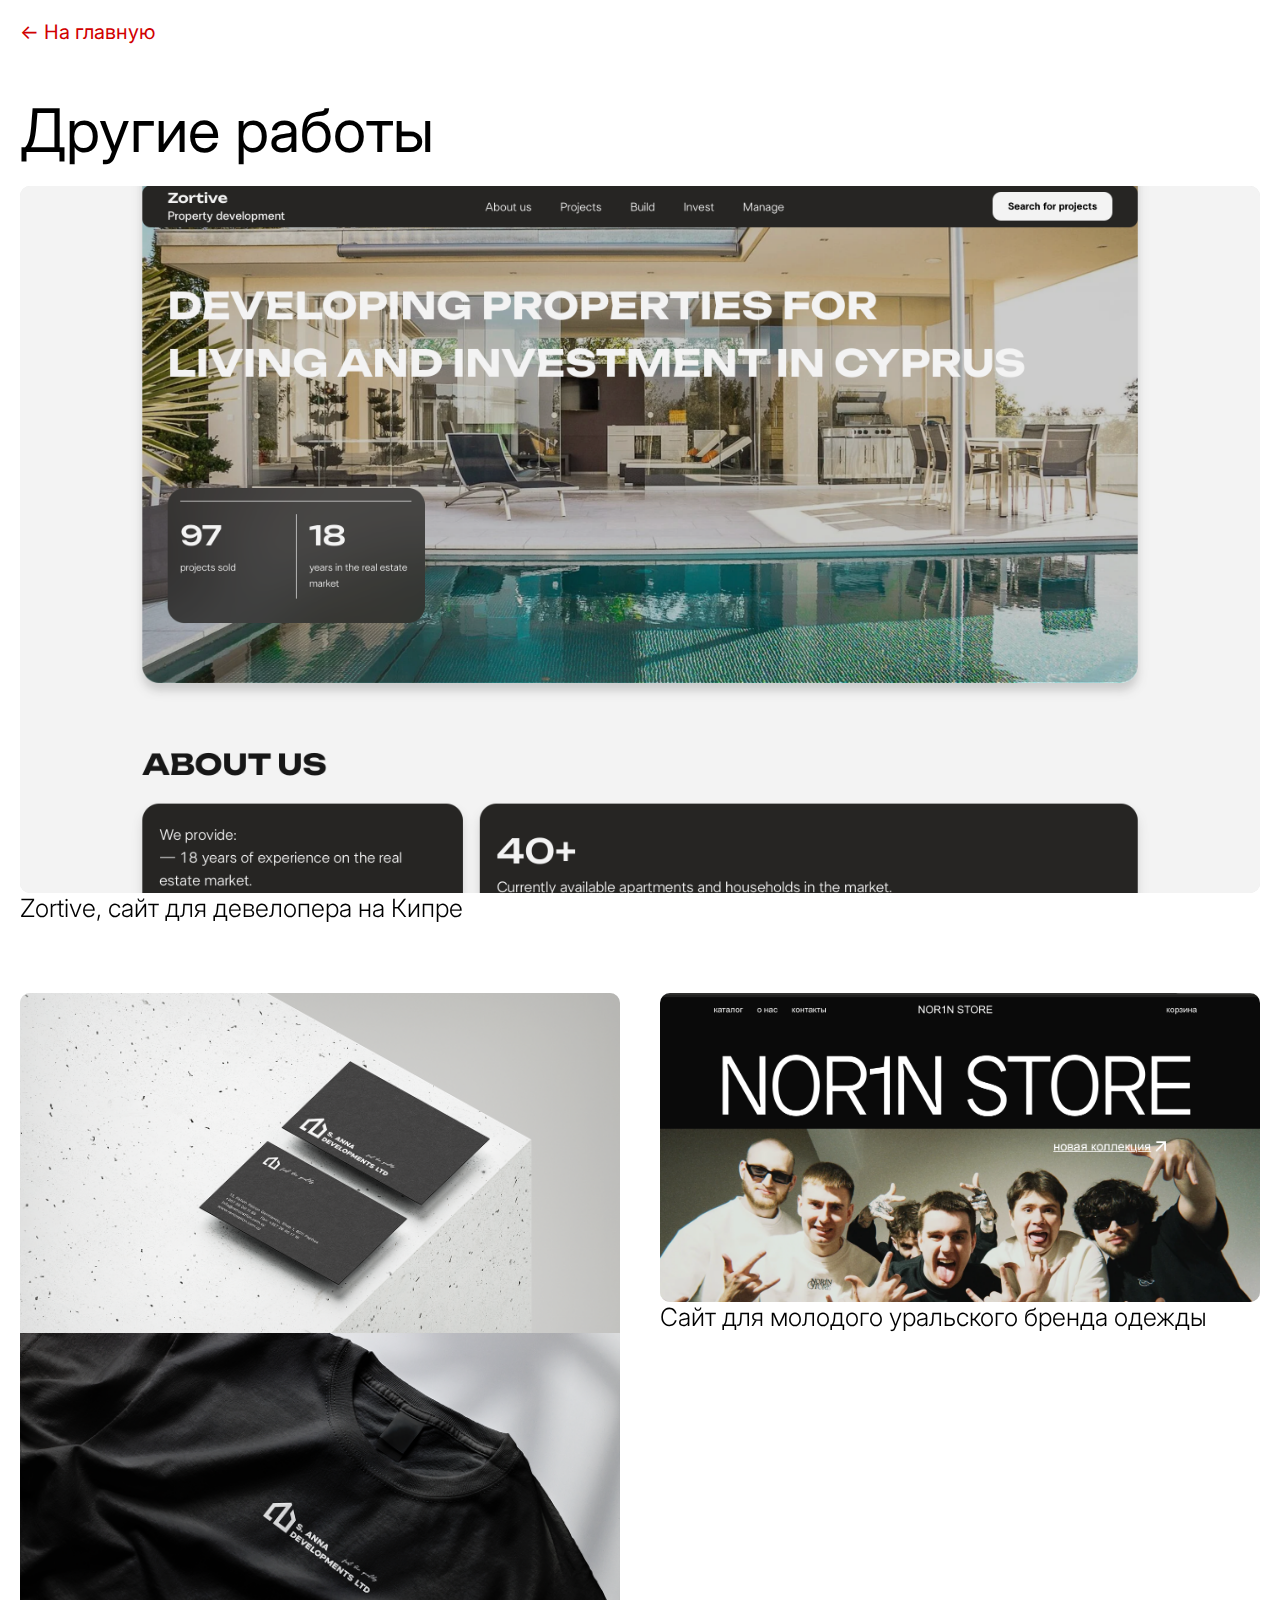
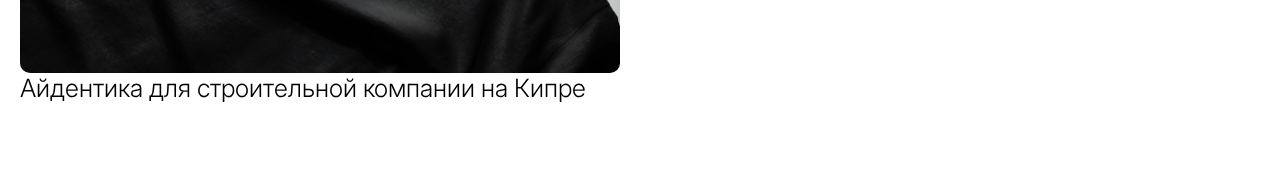
<file: pages/other-works.html>
<!DOCTYPE html>
<html lang="ru">
<head>
    <meta charset="UTF-8">
    <meta name="viewport" content="width=device-width, initial-scale=1.0">
    <title>Другие работы</title>
    <link rel="icon" type="image/x-icon" href="../images/favicon.png">
    <link rel="shortcut icon" href="../images/favicon.png" type="image/x-icon">
    <link rel="apple-touch-icon" sizes="180x180" href="../images/apple-touch-icon.png">
    <link rel="preconnect" href="https://fonts.googleapis.com">
    <link rel="preconnect" href="https://fonts.gstatic.com" crossorigin>
    <link href="https://fonts.googleapis.com/css2?family=Inter:ital,opsz,wght@0,14..32,100..900;1,14..32,100..900&display=swap" rel="stylesheet">
    <link rel="stylesheet" href="../style.css">
</head>
<body>
    <div class="page">
        <div class="container">
            <nav class="project-page-nav">
                <a href="../index.html#web" class="project-page-nav-link">← На главную</a>
            </nav>
            <section class="works" id="print">
                <h2 class="works-heading">Другие работы</h2>
                <article class="work-card">
                    <a href="../pages/zortive.html" class="work-link">
                        <div class="work-thumb-wrap">
                            <img src="../images/zortive.png" class="work-thumb">
                        </div>
                        <div class="work-name">Zortive, cайт для&nbsp;девелопера на&nbsp;Кипре</div>
                    </a>
                </article>
                <div class="works-grid">
                    <article class="work-card">
                        <a href="../pages/sanna.html" class="work-link">
                            <div class="work-thumb-wrap">
                                <img src="../images/sanna.png" class="work-thumb">
                            </div>
                            <div class="work-name">Айдентика для строительной компании на&nbsp;Кипре</div>
                        </a>
                    </article>
                    <article class="work-card">
                        <a href="../pages/nor1n-store.html" class="work-link">
                            <div class="work-thumb-wrap">
                                <img src="../images/norinstore.png" class="work-thumb">
                            </div>
                            <div class="work-name">Сайт для молодого уральского бренда одежды</div>
                        </a>
                    </article>
                </div>

            </section>
        </div>
    </div>
</body>
</html>
</file>
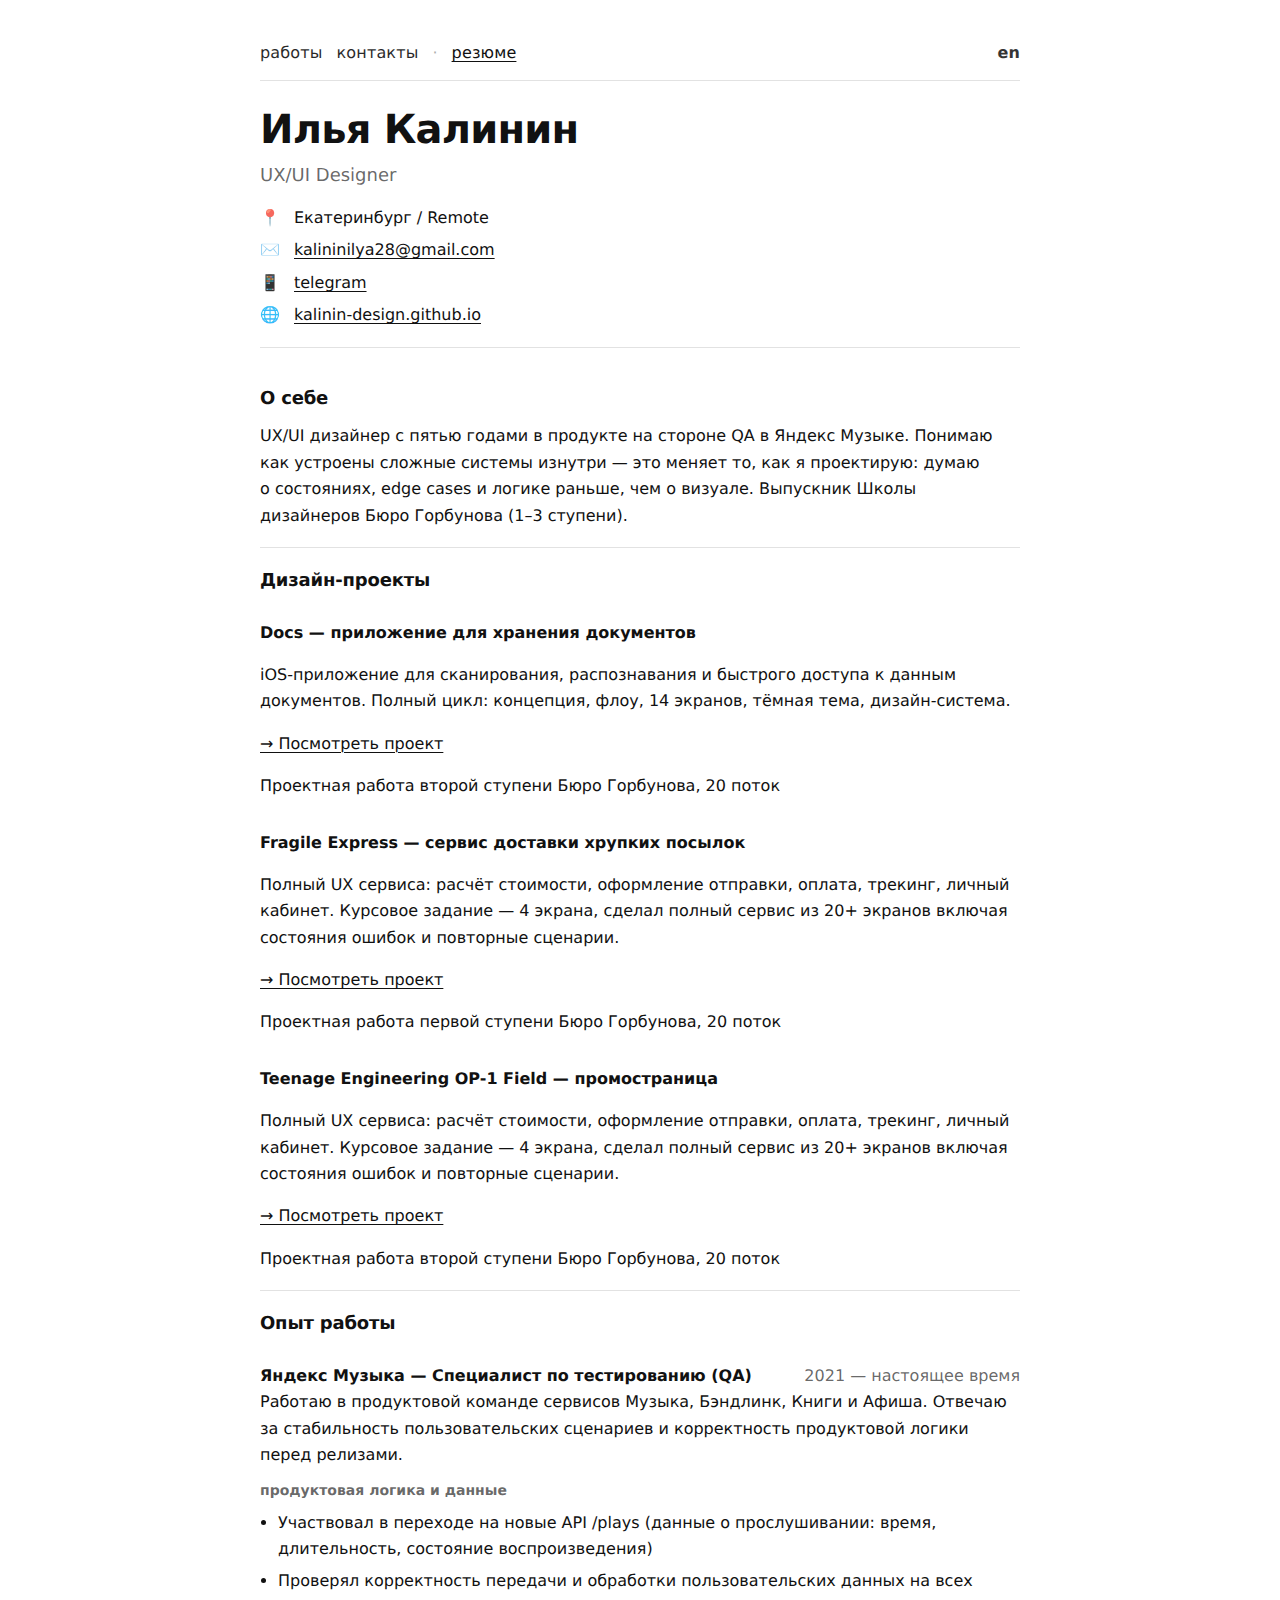
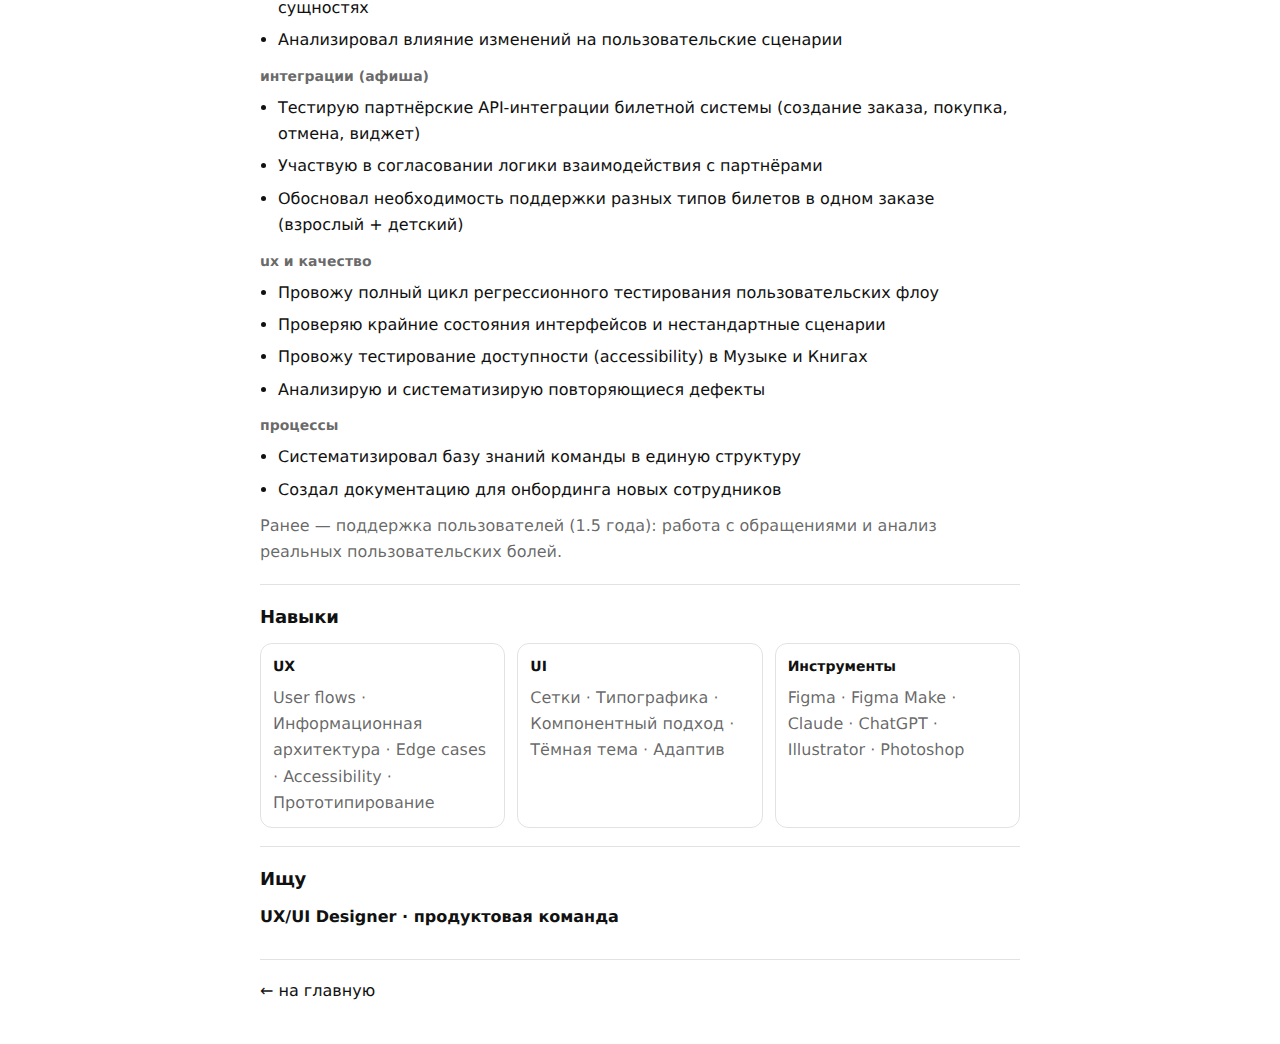
<file: pages/resume.html>
<!doctype html>
<html lang="ru">
<head>
  <meta charset="utf-8" />
  <meta name="viewport" content="width=device-width, initial-scale=1" />
  <title>Резюме — Илья Калинин</title>
  <meta name="description" content="Резюме: UX/UI Designer — Имя Фамилия" />
  <link rel="icon" type="image/x-icon" href="../images/favicon.png">
  <link rel="shortcut icon" href="../images/favicon.png" type="image/x-icon">
  <link rel="apple-touch-icon" sizes="180x180" href="../images/apple-touch-icon.png">
  <link rel="stylesheet" href="../css/resume.css" />
</head>

<body>
<header class="site-header">
  <nav class="nav" aria-label="Главная навигация">
    <a class="nav__link" href="../index.html">работы</a>
    <a class="nav__link" href="../index.html#contacts">контакты</a>
    <span class="nav__sep" aria-hidden="true">·</span>
    <a class="nav__link nav__link--active" href="./resume.html" aria-current="page">резюме</a>

    <span class="nav__spacer" aria-hidden="true"></span>

    <a class="nav__lang" href="./resume-en.html" lang="en" aria-label="Switch to English version">EN</a>
  </nav>
</header>

<main class="page">
  <article class="cv" aria-label="Резюме">
    <header class="cv__header">
      <h1 class="cv__name">Илья Калинин</h1>
      <p class="cv__role">UX/UI Designer</p>

      <dl class="cv__meta">
        <div class="cv__meta-row">
          <dt>📍</dt>
          <dd>Екатеринбург / Remote</dd>
        </div>
        <div class="cv__meta-row">
          <dt>✉️</dt>
          <dd><a href="mailto:email@example.com">kalininilya28@gmail.com</a></dd>
        </div>
        <div class="cv__meta-row">
          <dt>📱</dt>
          <dd><a href="https://t.me/piracrl" target="_blank" rel="noreferrer">telegram</a></dd>
        </div>
        <div class="cv__meta-row">
          <dt>🌐</dt>
          <dd><a href="https://kalinin-design.github.io/" target="_blank" rel="noreferrer">kalinin-design.github.io</a></dd>
        </div>
      </dl>
    </header>

    <section class="cv__section" aria-labelledby="about">
      <h2 id="about" class="cv__h2">О себе</h2>
      <div class="cv__text">
        <p>
          UX/UI дизайнер с&nbsp;пятью годами в&nbsp;продукте на&nbsp;стороне QA в&nbsp;Яндекс Музыке.
          Понимаю как устроены сложные системы изнутри — это меняет то, как&nbsp;я&nbsp;проектирую:
          думаю о&nbsp;состояниях, edge cases и&nbsp;логике раньше, чем о&nbsp;визуале.
          Выпускник Школы дизайнеров Бюро Горбунова (1–3 ступени).
        </p>
      </div>
    </section>

    <section class="cv__section" aria-labelledby="projects">
      <h2 id="projects" class="cv__h2">Дизайн-проекты</h2>

      <section class="cv-item" aria-label="Проектирование интерфейса">
        <header class="cv-item__header">
          <h3 class="cv-item__title">Docs — приложение для хранения документов</h3>
        </header>
        <p class="cv-text_proj">iOS-приложение для сканирования, распознавания и быстрого доступа к данным документов.
          Полный цикл: концепция, флоу, 14 экранов, тёмная тема, дизайн-система.</p>
        <a href="/pages/docs.html">→ Посмотреть проект</a>
        <p class="bureau-cred">Проектная работа второй ступени Бюро Горбунова, 20 поток</p>
      </section>

      <section class="cv-item" aria-label="Проектирование интерфейса">
        <header class="cv-item__header">
          <h3 class="cv-item__title">Fragile Express — сервис доставки хрупких посылок</h3>
        </header>
        <p class="cv-text_proj">Полный UX сервиса: расчёт стоимости, оформление отправки, оплата, трекинг, личный кабинет.
          Курсовое задание — 4 экрана, сделал полный сервис из 20+ экранов включая состояния ошибок и повторные сценарии.</p>
        <a href="/pages/fragile-express.html">→ Посмотреть проект</a>
        <p class="bureau-cred">Проектная работа первой ступени Бюро Горбунова, 20 поток</p>
      </section>

      <section class="cv-item" aria-label="Проектирование интерфейса">
        <header class="cv-item__header">
          <h3 class="cv-item__title">Teenage Engineering OP-1 Field — промостраница</h3>
        </header>
        <p class="cv-text_proj">Полный UX сервиса: расчёт стоимости, оформление отправки, оплата, трекинг, личный кабинет.
          Курсовое задание — 4 экрана, сделал полный сервис из 20+ экранов включая состояния ошибок и повторные сценарии.</p>
        <a href="/pages/op-1.html">→ Посмотреть проект</a>
        <p class="bureau-cred">Проектная работа второй ступени Бюро Горбунова, 20 поток</p>
      </section>


    </section>

    <section class="cv__section" aria-labelledby="exp">
      <h2 id="exp" class="cv__h2">Опыт работы</h2>

      <section class="cv-item" aria-label="Яндекс Музыка — QA">
        <header class="cv-item__header">
          <h3 class="cv-item__title">Яндекс Музыка — Специалист по тестированию (QA)</h3>
          <p class="cv-item__time">2021 — настоящее время</p>
        </header>

        <div class="cv__text">
          <p>
            Работаю в продуктовой команде сервисов Музыка, Бэндлинк, Книги и Афиша.
            Отвечаю за стабильность пользовательских сценариев и корректность продуктовой логики перед релизами.
          </p>
        </div>

        <div class="cv-sub">
          <h4 class="cv-sub__title">Продуктовая логика и данные</h4>
          <ul class="cv-list">
            <li>Участвовал в переходе на новые API /plays (данные о прослушивании: время, длительность, состояние воспроизведения)</li>
            <li>Проверял корректность передачи и обработки пользовательских данных на всех сущностях</li>
            <li>Анализировал влияние изменений на пользовательские сценарии</li>
          </ul>
        </div>

        <div class="cv-sub">
          <h4 class="cv-sub__title">Интеграции (Афиша)</h4>
          <ul class="cv-list">
            <li>Тестирую партнёрские API-интеграции билетной системы (создание заказа, покупка, отмена, виджет)</li>
            <li>Участвую в согласовании логики взаимодействия с партнёрами</li>
            <li>Обосновал необходимость поддержки разных типов билетов в одном заказе (взрослый + детский)</li>
          </ul>
        </div>

        <div class="cv-sub">
          <h4 class="cv-sub__title">UX и качество</h4>
          <ul class="cv-list">
            <li>Провожу полный цикл регрессионного тестирования пользовательских флоу</li>
            <li>Проверяю крайние состояния интерфейсов и нестандартные сценарии</li>
            <li>Провожу тестирование доступности (accessibility) в Музыке и Книгах</li>
            <li>Анализирую и систематизирую повторяющиеся дефекты</li>
          </ul>
        </div>

        <div class="cv-sub">
          <h4 class="cv-sub__title">Процессы</h4>
          <ul class="cv-list">
            <li>Систематизировал базу знаний команды в единую структуру</li>
            <li>Создал документацию для онбординга новых сотрудников</li>
          </ul>

          <p class="cv__note">
            Ранее — поддержка пользователей (1.5 года): работа с обращениями и анализ реальных пользовательских болей.
          </p>
        </div>
      </section>
    </section>

    <section class="cv__section" aria-labelledby="skills">
      <h2 id="skills" class="cv__h2">Навыки</h2>

      <div class="cv-grid">
        <section class="cv-card" aria-label="UX">
          <h3 class="cv-card__title">UX</h3>
          <p class="cv-card__text">User flows · Информационная архитектура · Edge cases · Accessibility · Прототипирование</p>
        </section>

        <section class="cv-card" aria-label="UI">
          <h3 class="cv-card__title">UI</h3>
          <p class="cv-card__text">Сетки · Типографика · Компонентный подход · Тёмная тема · Адаптив</p>
        </section>

        <section class="cv-card" aria-label="Инструменты">
          <h3 class="cv-card__title">Инструменты</h3>
          <p class="cv-card__text">Figma · Figma Make · Claude · ChatGPT · Illustrator · Photoshop</p>
        </section>
      </div>
    </section>

    <section class="cv__section" aria-labelledby="looking">
      <h2 id="looking" class="cv__h2">Ищу</h2>
      <p class="cv__lead">UX/UI Designer · продуктовая команда</p>
    </section>

    <footer class="cv__footer">
      <a class="cv__back" href="./index.html">← на главную</a>
    </footer>
  </article>
</main>
</body>
</html>
</file>
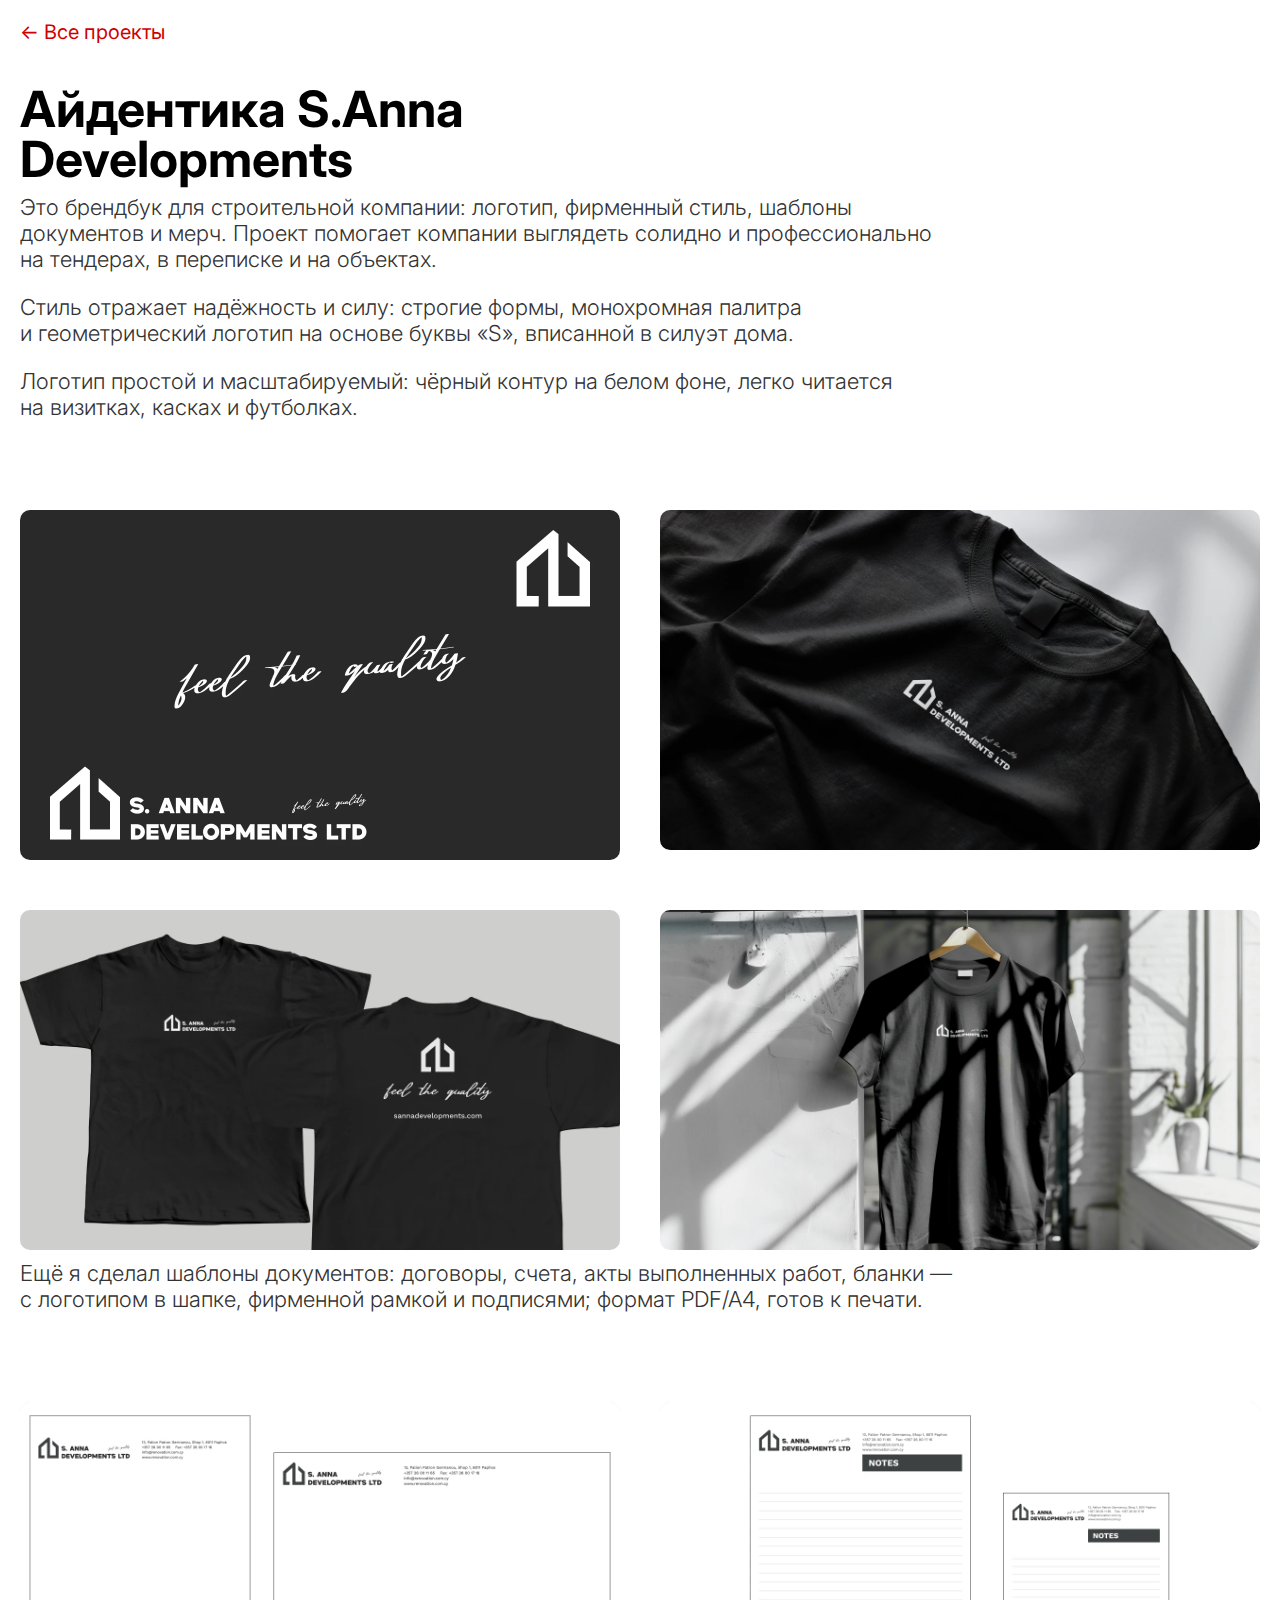
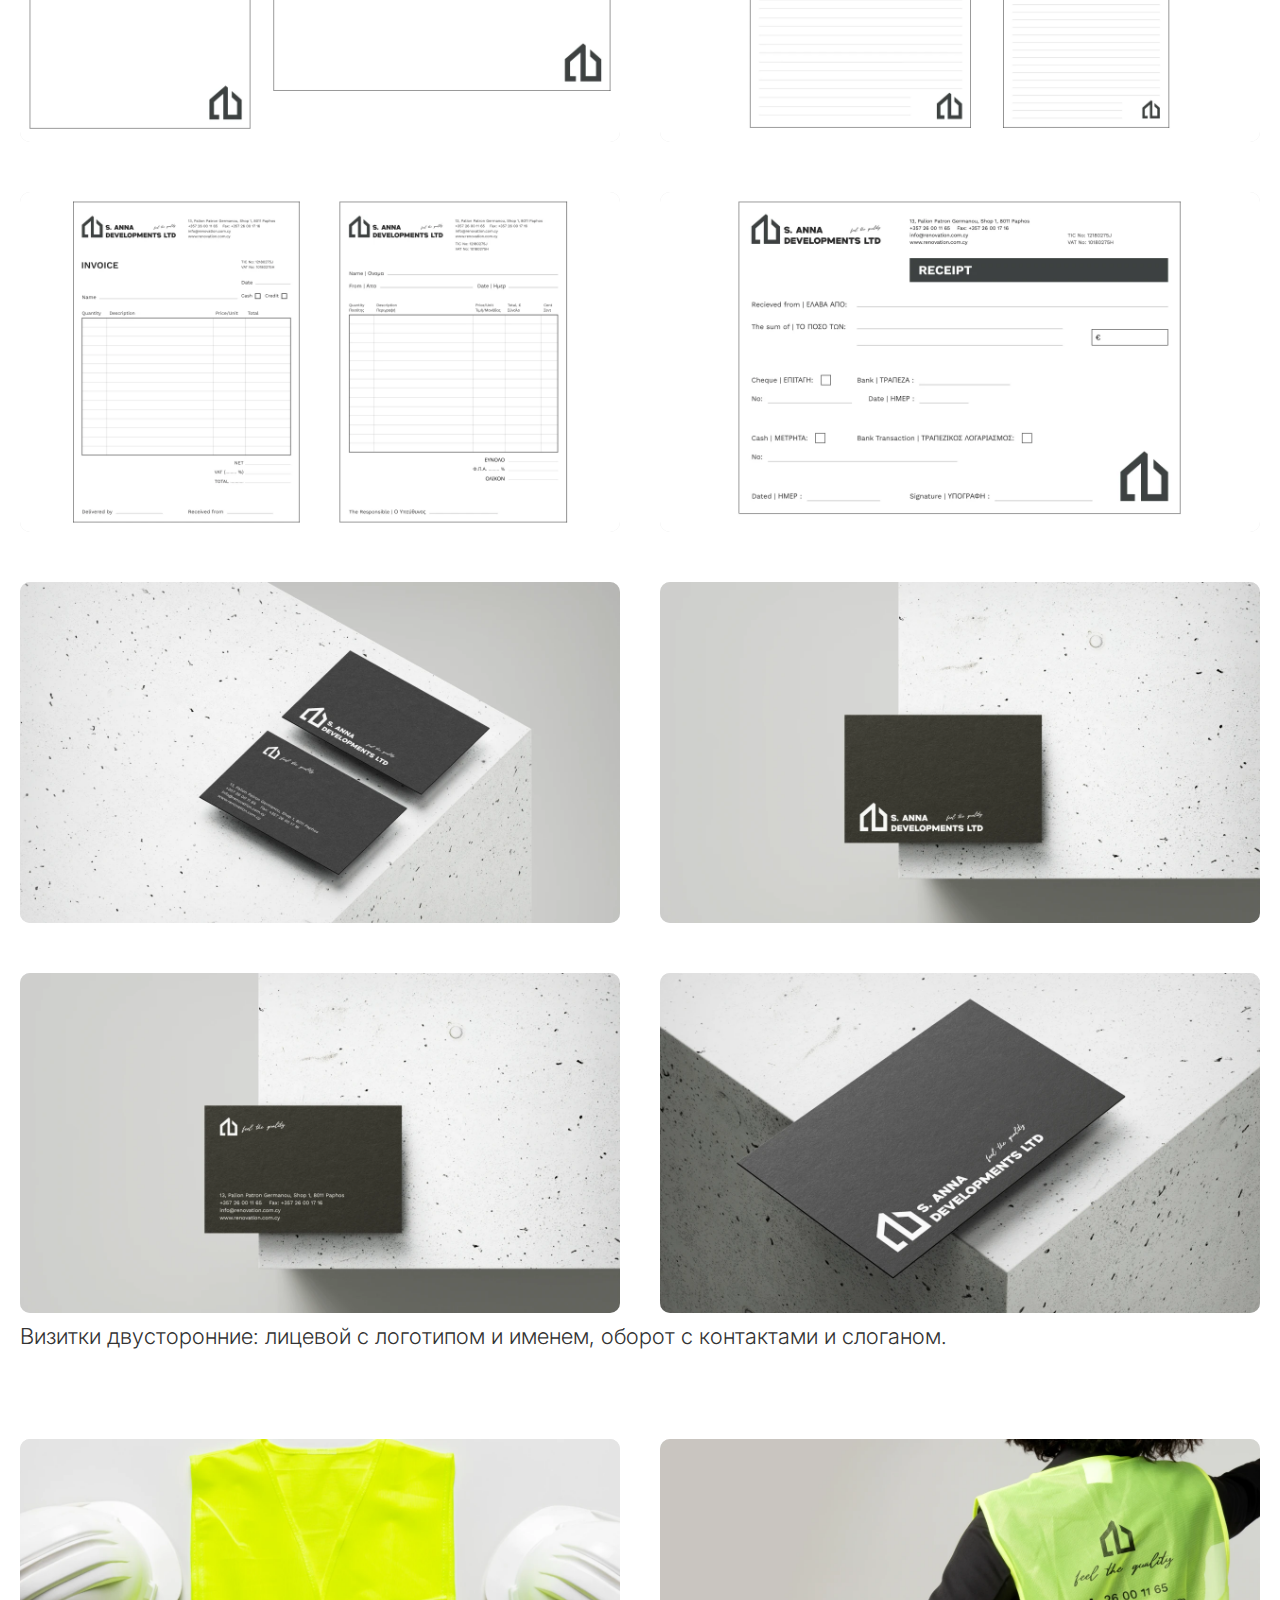
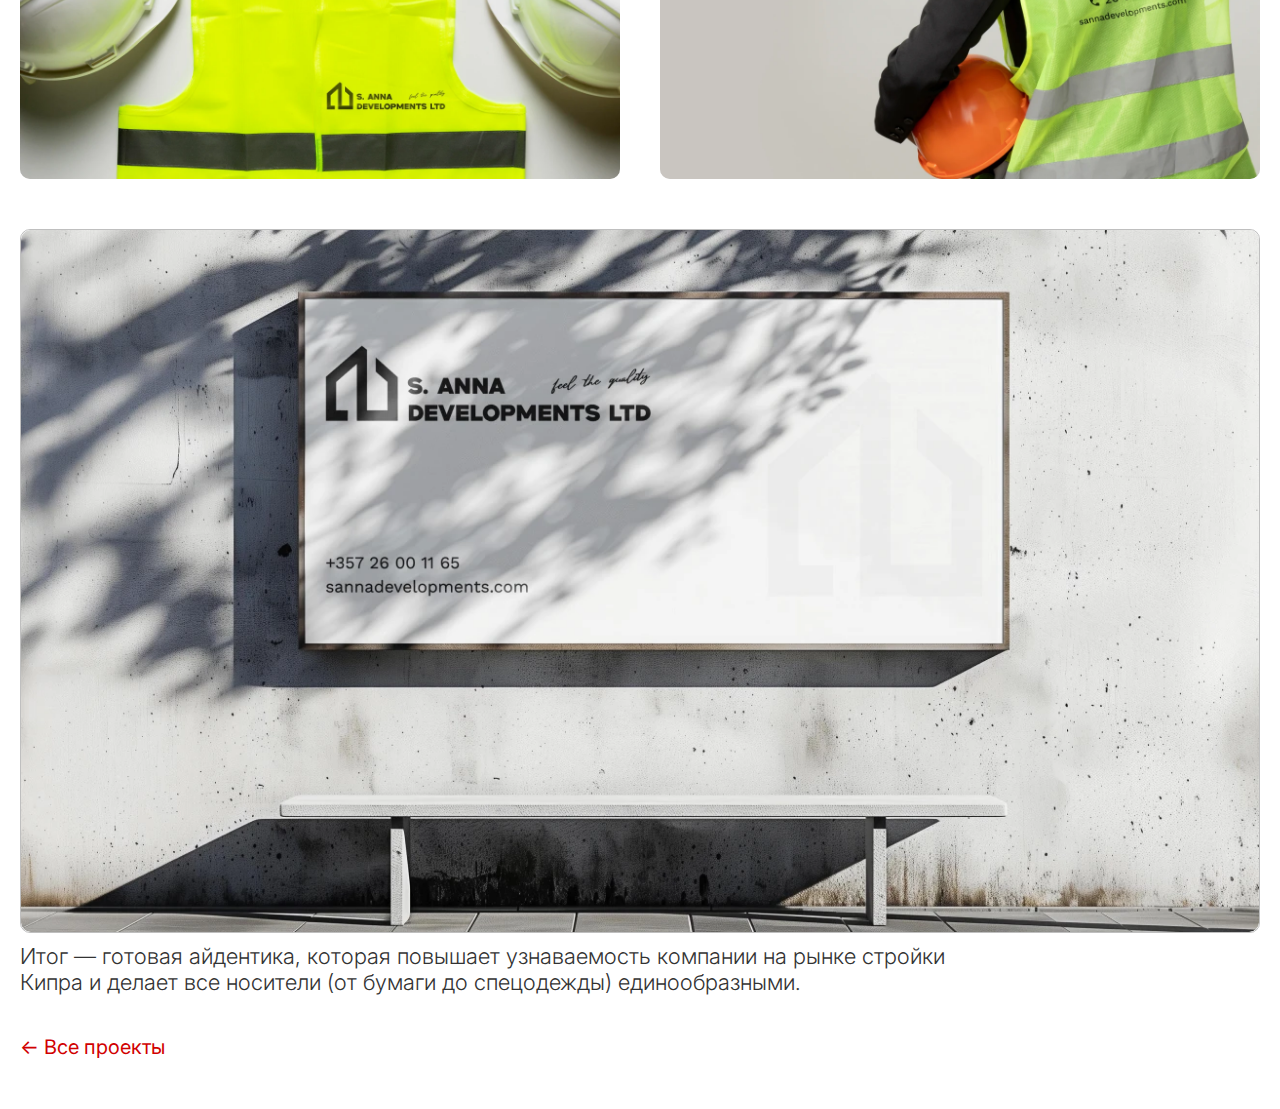
<file: pages/sanna.html>
<!DOCTYPE html>
<html lang="en">
<head>
    <meta charset="UTF-8">
    <meta name="viewport" content="width=device-width, initial-scale=1.0">
    <title>Айдентика для S.Anna Developments</title>
    <link rel="icon" type="image/x-icon" href="images/favicon.png">
    <link rel="shortcut icon" href="images/favicon.png" type="image/x-icon">
    <link rel="apple-touch-icon" sizes="180x180" href="images/apple-touch-icon.png">
    <link rel="preconnect" href="https://fonts.googleapis.com">
  	<link rel="preconnect" href="https://fonts.gstatic.com" crossorigin>
  	<link href="https://fonts.googleapis.com/css2?family=Inter:ital,opsz,wght@0,14..32,100..900;1,14..32,100..900&display=swap" rel="stylesheet">
  	<link rel="stylesheet" href="../style.css">
</head>
<body>
    <div class="page">
        <div class="container">
            <nav class="project-page-nav">
				<a href="../index.html#web" class="project-page-nav-link">← Все проекты</a>
			</nav>
            <div class="project-main">
                <h1 class="project-title">Айдентика S.Anna Developments</h1>
                <div class="step-desc">
                    <p>Это брендбук для&nbsp;строительной компании: логотип, фирменный стиль, шаблоны документов и&nbsp;мерч. 
                        Проект помогает компании выглядеть солидно и&nbsp;профессионально на&nbsp;тендерах, 
                        в&nbsp;переписке и&nbsp;на&nbsp;объектах.</p>
                    <p>Стиль отражает надёжность и&nbsp;силу: строгие формы, монохромная палитра и&nbsp;геометрический логотип на&nbsp;основе буквы «S», вписанной в&nbsp;силуэт дома.</p>
                    <p>Логотип простой и&nbsp;масштабируемый: чёрный контур на&nbsp;белом фоне, легко читается на&nbsp;визитках, касках и&nbsp;футболках.</p>
                </div>
                <div class="works-grid">
                    <div class="work-thumb-wrap mt50">
                        <img src="../images/sannalogo.webp" class="work-thumb" alt="S.Anna логотип">
                    </div>
                    <div class="work-thumb-wrap mt50">
                        <img src="../images/sanna1.webp" class="work-thumb" alt="S.Anna футболка">
                    </div>
                </div>
                <div class="works-grid">
                    <div class="work-thumb-wrap mt50">
                        <img src="../images/sanna2.webp" class="work-thumb" alt="S.Anna футболка">
                    </div>
                    <div class="work-thumb-wrap mt50">
                        <img src="../images/sanna11.webp" class="work-thumb" alt="S.Anna футболка">
                    </div>
                </div>
                <div class="step-desc">
                    <p>Ещё я сделал шаблоны документов: договоры, счета, акты выполненных работ, бланки — с&nbsp;логотипом в&nbsp;шапке, фирменной рамкой и&nbsp;подписями; формат PDF/A4, готов к&nbsp;печати.</p>
                </div>
                <div class="works-grid">
                    <div class="work-thumb-wrap mt50">
                        <img src="../images/sanna3.webp" class="work-thumb" alt="S.Anna док">
                    </div>
                    <div class="work-thumb-wrap mt50">
                        <img src="../images/sanna4.webp" class="work-thumb" alt="S.Anna док">
                    </div>
                </div>
                <div class="works-grid">
                    <div class="work-thumb-wrap mt50">
                        <img src="../images/sanna5.webp" class="work-thumb" alt="S.Anna док">
                    </div>
                    <div class="work-thumb-wrap mt50">
                        <img src="../images/sanna6.webp" class="work-thumb" alt="S.Anna док">
                    </div>
                </div>
                <div class="works-grid">
                    <div class="work-thumb-wrap mt50">
                        <img src="../images/sanna7.webp" class="work-thumb" alt="S.Anna визитка">
                    </div>
                    <div class="work-thumb-wrap mt50">
                        <img src="../images/sanna8.webp" class="work-thumb" alt="S.Anna визитка">
                    </div>
                </div>
                <div class="works-grid">
                    <div class="work-thumb-wrap mt50">
                        <img src="../images/sanna9.webp" class="work-thumb" alt="S.Anna визитка">
                    </div>
                    <div class="work-thumb-wrap mt50">
                        <img src="../images/sanna10.webp" class="work-thumb" alt="S.Anna визитка">
                    </div>
                </div>
                <div class="step-desc">
                    <p>Визитки двусторонние: лицевой с&nbsp;логотипом и&nbsp;именем, оборот с&nbsp;контактами и&nbsp;слоганом.</p>
                </div>
                <div class="works-grid">
                    <div class="work-thumb-wrap mt50">
                        <img src="../images/sanna12.webp" class="work-thumb" alt="S.Anna">
                    </div>
                    <div class="work-thumb-wrap mt50">
                        <img src="../images/sanna13.webp" class="work-thumb" alt="S.Anna">
                    </div>
                </div>
                <div class="work-thumb-wrap img-border mt50">
                    <img src="../images/sanna14.webp" class="work-thumb" alt="S.Anna">
                </div>
                <div class="step-desc">
                    <p>Итог — готовая айдентика, которая&nbsp;повышает узнаваемость компании на&nbsp;рынке стройки Кипра и&nbsp;делает все&nbsp;носители (от&nbsp;бумаги до&nbsp;спецодежды) единообразными.</p>
                </div>
            </div>
            <nav class="project-page-nav mb50">
				<a href="../index.html#web" class="project-page-nav-link">← Все проекты</a>
			</nav>
        </div>
    </div>
</body>
</html>
</file>
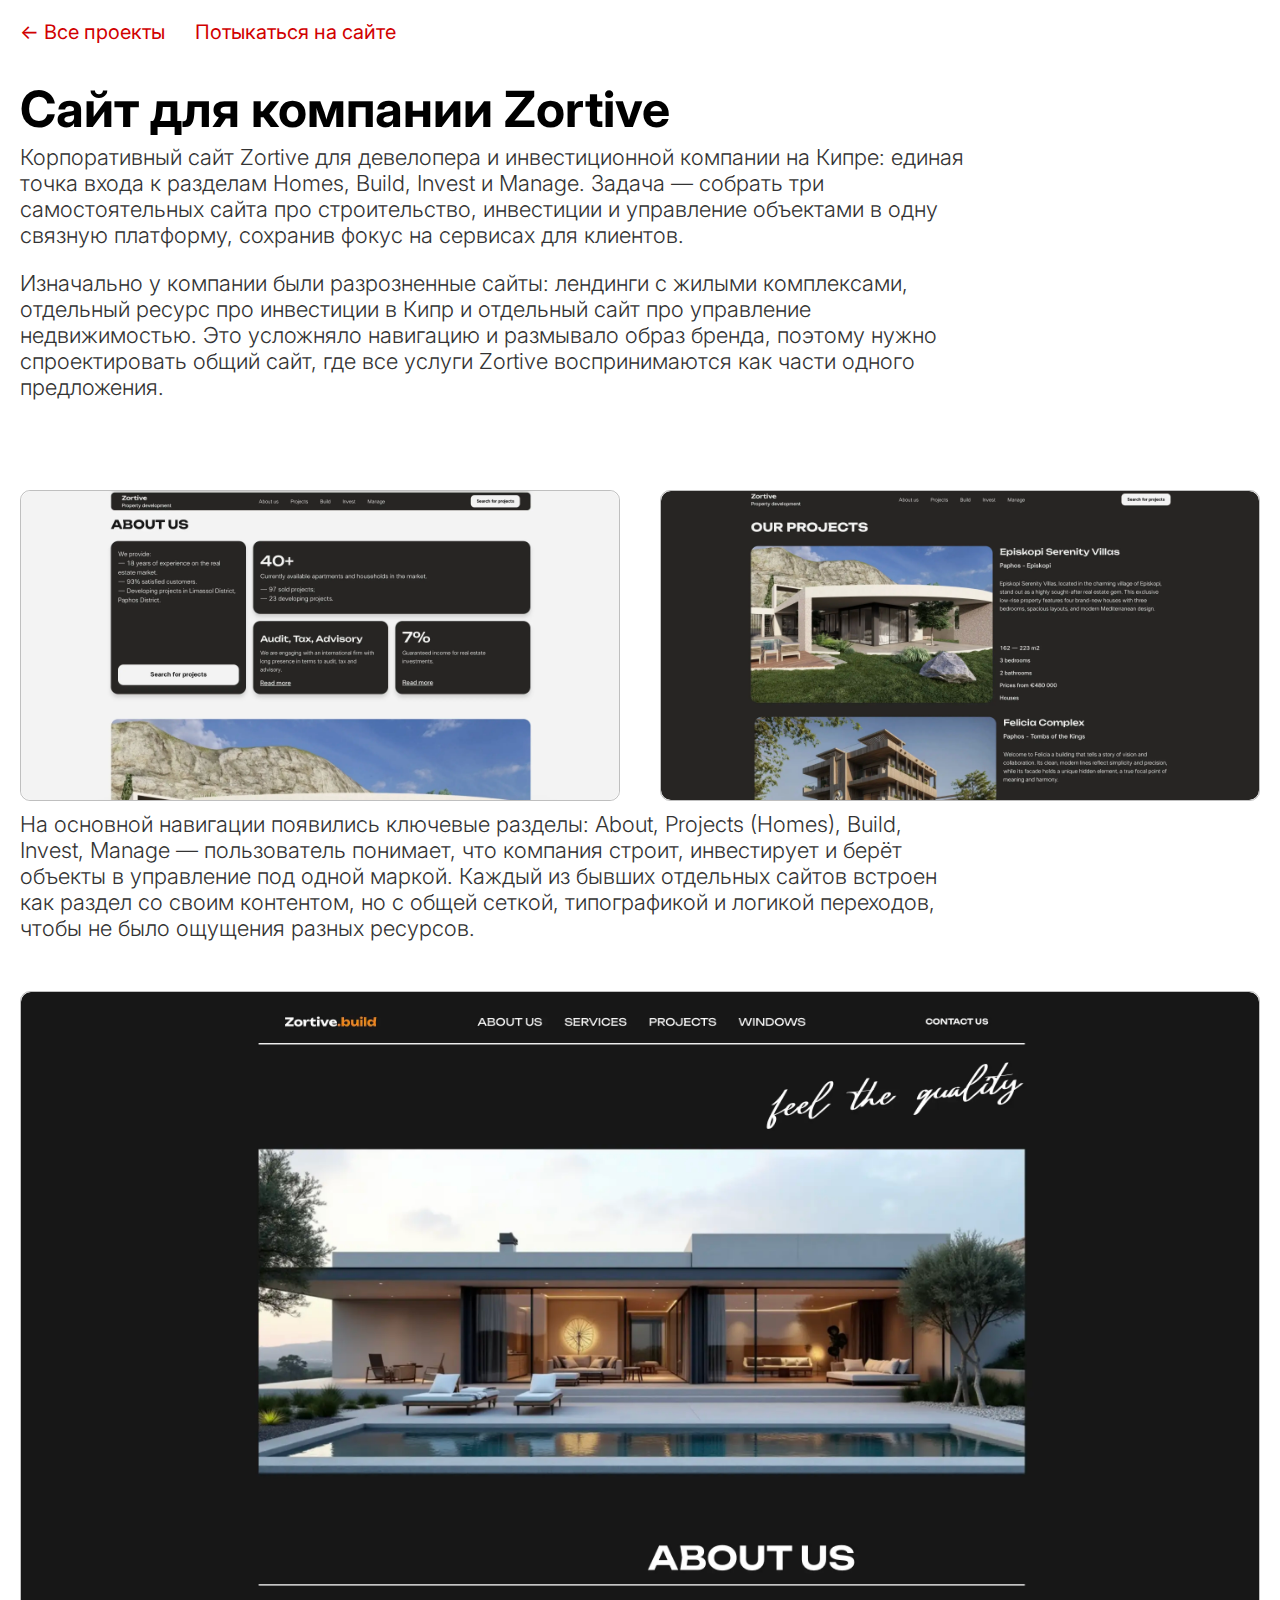
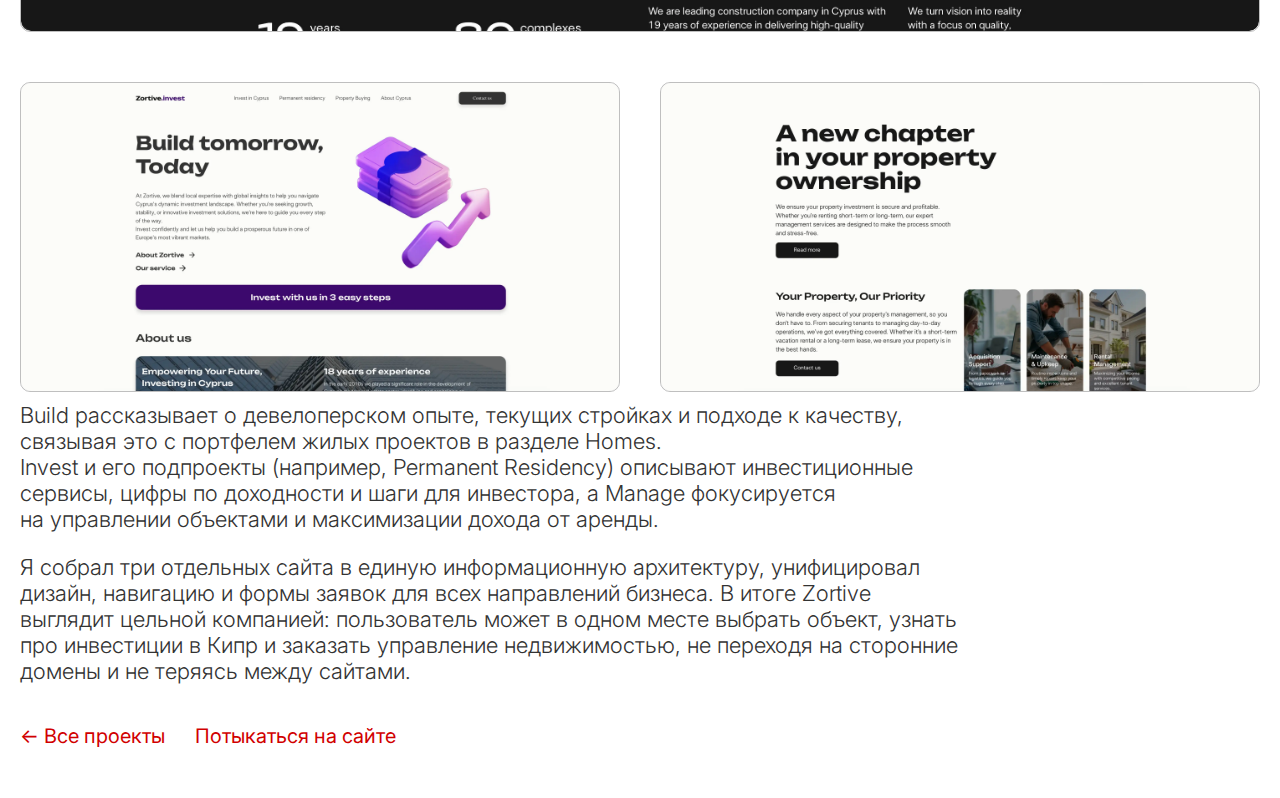
<file: pages/zortive.html>
<!DOCTYPE html>
<html lang="ru">
<head>
    <meta charset="UTF-8">
    <meta name="viewport" content="width=device-width, initial-scale=1.0">
    <title>Сайт для Zortive</title>
    <link rel="preconnect" href="https://fonts.googleapis.com">
  	<link rel="preconnect" href="https://fonts.gstatic.com" crossorigin>
  	<link href="https://fonts.googleapis.com/css2?family=Inter:ital,opsz,wght@0,14..32,100..900;1,14..32,100..900&display=swap" rel="stylesheet">
  	<link rel="stylesheet" href="../style.css">
</head>
<body>
    <div class="page">
        <div class="container">
            <nav class="project-page-nav">
				<a href="../index.html#web" class="project-page-nav-link">← Все проекты</a>
                <a href="https://zortive.homes" class="project-page-nav-link">Потыкаться на сайте</a>
			</nav>
            <div class="project-main">
                <h1 class="project-title">Сайт для компании Zortive</h1>
                <div class="step-desc">
                    <p>Корпоративный сайт Zortive для&nbsp;девелопера и&nbsp;инвестиционной компании на&nbsp;Кипре: 
                        единая точка входа к&nbsp;разделам Homes, Build, Invest и&nbsp;Manage. Задача — собрать три 
                        самостоятельных сайта про&nbsp;строительство, инвестиции и&nbsp;управление объектами 
                        в&nbsp;одну связную платформу, сохранив фокус на&nbsp;сервисах для&nbsp;клиентов.</p>
                    <p>Изначально у&nbsp;компании были&nbsp;разрозненные сайты: лендинги с&nbsp;жилыми комплексами, отдельный 
                        ресурс про&nbsp;инвестиции в&nbsp;Кипр и&nbsp;отдельный сайт про&nbsp;управление недвижимостью. Это&nbsp;усложняло 
                        навигацию и&nbsp;размывало образ бренда, поэтому&nbsp;нужно спроектировать общий сайт, 
                        где&nbsp;все услуги Zortive воспринимаются как&nbsp;части одного предложения.</p>
                </div>
                <div class="works-grid">
                    <div class="work-thumb-wrap img-border mt50">
                        <img src="../images/zortive1.webp" class="work-thumb" alt="Zortive главная">
                    </div>
                    <div class="work-thumb-wrap img-border mt50">
                        <img src="../images/zortive2.webp" class="work-thumb" alt="Zortive главная">
                    </div>
                </div> 
                <div class="step-desc">
                    <p>На основной навигации появились ключевые разделы: About, Projects (Homes), Build, Invest, 
                        Manage — пользователь понимает, что&nbsp;компания строит, инвестирует и&nbsp;берёт объекты в&nbsp;управление под&nbsp;одной маркой. 
                        Каждый из&nbsp;бывших отдельных сайтов встроен как&nbsp;раздел со&nbsp;своим контентом, 
                        но&nbsp;с общей сеткой, типографикой и&nbsp;логикой переходов, чтобы&nbsp;не&nbsp;было ощущения разных ресурсов.</p>
                </div>
                <div class="work-thumb-wrap img-border mt50">
                    <img src="../images/zortive3.webp" class="work-thumb" alt="Zortive главная">
                </div>
                <div class="works-grid">
                    <div class="work-thumb-wrap img-border mt50">
                        <img src="../images/zortive4.webp" class="work-thumb" alt="Zortive главная">
                    </div>
                    <div class="work-thumb-wrap img-border mt50">
                        <img src="../images/zortive5.webp" class="work-thumb" alt="Zortive главная">
                    </div>
                </div>
                <div class="step-desc">
                    <p>Build рассказывает о&nbsp;девелоперском опыте, текущих стройках и&nbsp;подходе к&nbsp;качеству, 
                        связывая это&nbsp;с&nbsp;портфелем жилых проектов в&nbsp;разделе Homes. <br>
                        Invest и&nbsp;его&nbsp;подпроекты (например, Permanent Residency) описывают инвестиционные сервисы, 
                        цифры по&nbsp;доходности и&nbsp;шаги для&nbsp;инвестора, а&nbsp;Manage фокусируется 
                        на&nbsp;управлении объектами и&nbsp;максимизации дохода от&nbsp;аренды.</p>
                    <p>Я собрал три отдельных сайта в&nbsp;единую информационную архитектуру, унифицировал дизайн, навигацию 
                        и&nbsp;формы заявок для&nbsp;всех направлений бизнеса. В&nbsp;итоге Zortive выглядит цельной компанией: пользователь 
                        может в&nbsp;одном месте выбрать объект, узнать про&nbsp;инвестиции в&nbsp;Кипр и&nbsp;заказать управление недвижимостью, 
                        не&nbsp;переходя на&nbsp;сторонние домены и&nbsp;не&nbsp;теряясь между сайтами.</p>
                </div>
            </div>
            <nav class="project-page-nav mb50">
				<a href="../index.html#web" class="project-page-nav-link">← Все проекты</a>
                <a href="https://zortive.homes" class="project-page-nav-link">Потыкаться на сайте</a>
			</nav>
        </div>
    </div>
</body>
</html>
</file>
<file: style.css>
*,
*::before,
*::after {
  box-sizing: border-box;
}

ul {
  margin-block-start: 0em;
  margin-block-end: 0em;
  padding-inline-start: 0px;
}

html {
  scroll-behavior: smooth;
}

body {
  margin: 0;
  padding: 0;
  font-family: "Inter", sans-serif;
  background: #fff;
  color: #000;
}

.page {
  min-height: 100vh;
  background: #fff;
}

.container {
  max-width: 1440px;
  margin: 0 auto;
  padding: 0 20px;
  position: relative;
}

.h1-name {
  position: absolute;
  visibility: hidden;
}

h3 {
  margin-bottom: 10px;
}

/* верхнее меню */

.top-nav {
  display: flex;
  gap: 30px;
  position: absolute;
  right: 20px;
  top: 30px;
  z-index: 10;
}

.top-link {
  font-size: 14px;
  text-decoration: none;
  color: #000;
}

/* первый экран */

.hero {
  position: relative;
  display: flex;
}

.hero-left {
  width: 700px;
  height: 700px;
  position: relative;
  overflow: hidden;
}

.avatar {
  width: 700px;
  height: 700px;
  display: block;

  opacity: 0;
  animation: heroImageIn 0.7s ease-out forwards;
  animation-delay: 0.6s;
}

/* правая часть шапки */

.hero-right {
  position: relative;
  flex: 1;
}

.hero-bio {
  position: absolute;
  right: 0;
  bottom: 0;
  max-width: 470px;
}

.hero-name {
  position: absolute;
  top: 200px;
  left: 58%;
  transform: translateX(-50%);
  margin: 0;
}

.hero-text {
  margin: 0 0 20px 0;
  font-size: 20px;
  font-weight: 300;
  line-height: 1.3; 
  color: #000;
}

.hero-nav-label {
  font-size: 20px;
  font-weight: 300;
  color: #000;
}

.hero-nav-items {
  display: flex;
  align-items: baseline;
  gap: 25px;
  font-size: 18px;
  font-weight: 300;
}

.hero-nav-item, .contacts-links-link {
  text-decoration: none;
  color: #d10000;
  transition: color 0.15s ease, text-decoration-color 0.15s ease;
}

.hero-nav-item:hover, .project-page-nav-link:hover, .contacts-links-link:hover {
  color: #d10000;
  text-decoration: underline;
  text-decoration-thickness: 1px;
  text-decoration-color: rgba(209, 0, 0, 0.35);
  text-underline-offset: 3px;
}

/* блок работ */

.works {
  width: 100%;
}

.works-heading {
  font-size: 60px;
  font-weight: 400;
  margin-bottom: 20px;
}

.work-card {
  margin-bottom: 70px;
  position: relative;
  cursor: pointer;
  will-change: transform, box-shadow;
  transition:
    transform 0.25s ease-out,
    box-shadow 0.25s ease-out,
    filter 0.25s ease-out;
}

.work-link {
  display: block;
  text-decoration: none;
  color: inherit;
}

.work-card:hover .work-name {
  color: #d10000;
  text-decoration: underline;
  text-decoration-thickness: 1px;
  text-decoration-color: rgba(209, 0, 0, 0.35);
  text-underline-offset: 3px;
}

.works-grid-mob {
  display: grid;
  grid-template-columns: 390px 1fr;
  grid-column-gap: 60px;
  align-items: start;
}

.works-grid-2mob {
  display: grid;
  grid-template-columns: 320px 320px 1fr;
  grid-column-gap: 60px;
  align-items: start;
}

.first-list-el {
  margin-top: 8px;
}

.work-thumb-wrap {
  position: relative;
  overflow: hidden;
}

.work-thumb {
  width: 100%;
  height: auto;
  display: block;
  background: #e5e5e5;
  border-radius: 10px;
}

.no-bg {
  background: #fff;
}

.work-thumb-wrap::after {
  content: "";
  position: absolute;
  inset: 0;                       
  background: rgba(209, 0, 0, 0.18); 
  border-radius: 10px;
  opacity: 0;
  transition: opacity 0.25s ease-out;
}

.img-border {
  border: 1px solid rgba(0, 0, 0, 0.25);
  border-radius: 10px;
}

.work-link:hover .work-thumb-wrap::after {
  opacity: 1;
}

.work-type {
  font-size: 14px;
  color: #888;
  margin-top: 12px;
  margin-bottom: 4px;
}

.work-name {
  font-size: 25px;
  font-weight: 300;
}

.works-grid {
  display: grid;
  grid-template-columns: 1fr 1fr;
  gap: 40px;
}

.mb30 {
  margin-bottom: 30px;
}

.other-link {
  font-size: 25px;
  font-weight: 300;
  text-decoration: none;
  color: #000;
}

.other-link:hover {
  color: #d10000;
  text-decoration: underline;
  text-decoration-thickness: 1px;
  text-decoration-color: rgba(209, 0, 0, 0.35);
  text-underline-offset: 3px;
}

#illustrations {
  margin-top: 80px;
}

.posters-heading {
  position: relative;
}

.posters-heading::after {
  content: "тут всё, что я люблю";
  margin-left: 15px;
  font-size: 16px;
}

.mb0 {
  margin-bottom: 0;
}

.lh16 {
    line-height: 1.6;
}

.step-heading {
  font-size: 40px;
  font-weight: 600;
  margin-bottom: 25px;
  line-height: 1;
}

.step-desc-list {
  padding-left: 5px;
  margin-bottom: 30px;
  margin-top: 0;
  list-style-type: none;
}

.flow-scroll {
  overflow-x: auto;
  overflow-y: hidden;
  -webkit-overflow-scrolling: touch;
}

.flow-image {
  display: block;
  width: auto;
  max-width: none;
  height: 750px;
}

.image-caption {
    font-size: 18px;
    font-weight: 300;
    margin-top: 10px;
}

.subheading {
  font-size: 30px;
  font-weight: 500;
}

.p-heading {
  font-size: 25px;
  font-weight: 500;
  margin-bottom: 0px;
}

p {
  margin-top: 10px;
}

@keyframes heroFadeUp {
  from {
    opacity: 0;
    transform: translateX(-50%) translateY(15px);
  }
  to {
    opacity: 1;
    transform: translateX(-50%) translateY(0);
  }
}

@keyframes heroFadeUpSimple {
  from {
    opacity: 0;
    transform: translateY(15px);
  }
  to {
    opacity: 1;
    transform: translateY(0);
  }
}

.top-nav.hero-animate {
  opacity: 0;
  animation: heroFadeUpSimple 0.6s ease-out forwards;
  animation-delay: 0.3s;
}

.hero-name.hero-animate {
  opacity: 0;
  animation: heroFadeUp 0.6s ease-out forwards;
  animation-delay: 1s;
}

.hero-bio.hero-animate {
  opacity: 0;
  animation: heroFadeUpSimple 0.6s ease-out forwards;
  animation-delay: 1.5s;
}

.hero-nav.hero-animate {
  opacity: 0;
  animation: heroFadeUpSimple 0.6s ease-out forwards;
  animation-delay: 1.8s;
}

@keyframes heroImageIn {
  from {
    opacity: 0;
    transform: translateX(-25px);
  }
  to {
    opacity: 1;
    transform: translateX(0);
  }
}

.project-page-nav {
  margin-top: 20px;
  display: flex;
  gap: 30px;
}

.project-page-nav-link {
  font-size: 20px;
  color: #d10000;
  text-decoration: none;
}

.project-main {
  margin-top: 40px;
}

.project-title {
  font-size: 50px;
  max-width: 700px;
  line-height: 100%;
  margin-bottom: 0;
}

.project-desc {
  font-size: 20px;
  color: #333;
  margin-bottom: 40px;
  max-width: 700px;
}

.project-desc-heading {
  margin: 0;
  margin-top: 40px;
  margin-bottom: 20px;
}

.step-desc {
  font-size: 22px;
  color: #333;
  margin-bottom: 40px;
  font-weight: 300;
  max-width: 950px;
}

.step-desc > h2 {
  font-size: 35px;
}

.mt50 {
  margin-top: 50px;
}

.mb50 {
  margin-bottom: 50px;
}

.mt0 {
  margin-top: 0;
}

.contacts {
  margin-top: 100px;
  margin-bottom: 80px;
  display: flex;
  justify-content: space-between;
  align-items: flex-end;
}

.contacts-heading {
  margin-bottom: 0;
  font-size: 100px;
  font-weight: 500;
  line-height: 0.9;
  width: 600px;
}

.contacts-subheading {
  font-size: 20px;
  font-weight: 300;
  color: #888;
  margin-top: 10px;
}

.contacts-links {
  display: flex;
  gap: 40px;
  margin-right: 200px;
}

.contacts-links-link {
  font-size: 40px;
  font-weight: 300;
}

.contacts-links-link:first-child {
  padding-left: 0;
}

@media (max-width: 1438px) {
  .hero-left,
  .avatar {
    width: 600px;
    height: 600px;
  }
}

@media (max-width: 1200px) {
  .hero-left,
  .avatar {
    width: 500px;
    height: 500px;
  }

  .hero-name {
    top: 150px;
  }

  .hero-name > img {
    width: 550px;
    height: 120px;
  }

  .hero-bio {
    max-width: auto;
    padding-left: 20px;
  }

  .contacts-links {
    margin-right: 50px;
  }
  
}

@media (max-width: 900px) {
  .top-nav {
    display: none;
  }

  .hero {
    flex-direction: column;
    height: auto;
    min-height: 0;
  }
  .avatar,
  .hero-left {
    width: 100%;
    height: auto;
    display: block;
    margin: 0 auto;
    margin-top: 80px;
  }

  .hero-right {
    width: 100%;
    flex: none;
    margin-top: 20px;
  }
  .hero-name {
    top: 20px;
    left: 50%;
  }
  .hero-bio {
    position: static;
    max-width: none;
    padding-left: 0;
    width: auto;
  }
  .hero-text,
  .hero-nav-label {
    width: auto;
    font-size: 25px;
  }
  .hero-nav-items {
    font-size: 25px;
  }
  .content {
    margin-top: 60px;
  }
  .works {
    padding: 0;
  }
  .works-heading {
    font-size: 50px;
  }
  .work-card {
    margin-bottom: 35px;
  }
  .work-name {
    font-size: 30px;
    margin-top: 10px;
  }
  .works-grid {
    grid-template-columns: 1fr;
    gap: 18px;
  }
  .works-grid-mob {
    grid-template-columns: 1fr;
    gap: 18px;
  }
  .works-grid-2mob {
    grid-template-columns: 1fr;
    gap: 18px;
  }
  .page, body {
    padding: 0;
  }
  .posters-heading {
    padding-bottom: 20px;
  }
  .posters-heading::after {
    position: absolute;
    left: 0;
    top: 60px;
    margin-left: 0;
  }
  .contacts {
    display: block;
  }
  .contacts-links {
    margin-top: 50px;
  }
}

@media (max-width: 600px) {
  .hero {
    height: auto;
    min-height: 0;
  }
  .hero-left, .avatar {
    width: 100%;
    height: auto;
    margin-top: 55px;
  }
  .hero-name { 
    top: 15px;
  }
  .hero-name > img {
    width: 400px;
    height: auto;
  }
  .hero-bio {
    width: auto;
  }
  .hero-text,
  .hero-nav-label {
    font-size: 18px;
  }
  .hero-nav-items {
    gap: 20px;
    font-size: 18px;
  }
  .works-heading {
    font-size: 30px;
    margin-bottom: 10px;
  }
  .work-name {
    font-size: 16px;
    margin-top: 10px;
  }
  .work-thumb {
    border-radius: 4px;
  }
  .works-grid {
    grid-template-columns: 1fr;
    gap: 10px;
  }
  .content {
    margin-top: 40px;
  }
  .posters-heading {
    padding-bottom: 20px;
    line-height: 100%;
  }
  .posters-heading::after {
    position: absolute;
    left: 0;
    top: 55px;
    margin-left: 0;
    font-size: 12px;
  }
}

@media (max-width: 500px) {
  .contacts-heading {
    font-size: 60px;
    max-width: 100%;
  }
  .contacts-links {
    margin-top: 25px;
    gap: 0;
  }
}

@media (max-width: 420px) {
  .hero-left, .avatar {
    margin-top: 40px;
  }

  .hero-name > img {
    width: 310px;
    height: auto;
  }
}

.hero {
  padding: 16px 0 40px;
}
</file>
<file: css/resume.css>
:root{
    --bg: #ffffff;
    --text: #111111;
    --muted: rgba(17, 17, 17, .65);
    --hairline: rgba(17, 17, 17, .12);
    --link: #111111;

    --max: 760px;
    --padX: clamp(16px, 4vw, 28px);
    --padY: clamp(22px, 4vw, 40px);

    --fz: 16px;
    --lh: 1.65;
}

*{ box-sizing: border-box; }
html, body{ height: 100%; }
body{
    margin: 0;
    color: var(--text);
    background: var(--bg);
    font: 400 var(--fz)/var(--lh) ui-sans-serif, system-ui, -apple-system, Segoe UI, Roboto, Arial, "Noto Sans", "Helvetica Neue", sans-serif;
    text-rendering: geometricPrecision;
}

a{
    color: var(--link);
    text-decoration-thickness: 1px;
    text-underline-offset: 3px;
}
a:hover{ text-decoration-thickness: 2px; }

::selection{ background: rgba(17, 17, 17, .12); }

.site-header{
    padding: var(--padY) var(--padX) 0;
}

.nav{
    max-width: var(--max);
    margin: 0 auto;
    display: flex;
    align-items: baseline;
    gap: 14px;
    flex-wrap: wrap;
    border-bottom: 1px solid var(--hairline);
    padding-bottom: 14px;
}

.nav__link,
.nav__lang{
    text-transform: lowercase;
    letter-spacing: .01em;
}

.nav__link{
    text-decoration: none;
    color: var(--text);
    opacity: .9;
}
.nav__link:hover{ opacity: 1; text-decoration: underline; }
.nav__link--active{
    opacity: 1;
    text-decoration: underline;
}

.nav__sep{
    opacity: .35;
}

.nav__spacer{
    margin-left: auto;
}

.nav__lang{
    font-weight: 600;
    text-decoration: none;
    opacity: .85;
}
.nav__lang:hover{ opacity: 1; text-decoration: underline; }

.page{
    padding: 18px var(--padX) var(--padY);
}

.cv{
    max-width: var(--max);
    margin: 0 auto;
}

.cv__header{
    padding-top: 8px;
    padding-bottom: 18px;
    border-bottom: 1px solid var(--hairline);
}

.cv__badge{
    margin: 0 0 10px;
    color: var(--muted);
    text-transform: lowercase;
}

.cv__name{
    margin: 0;
    font-size: clamp(28px, 4vw, 40px);
    line-height: 1.15;
    letter-spacing: -0.02em;
}

.cv__role{
    margin: 8px 0 0;
    font-size: 18px;
    color: var(--muted);
}

.cv__meta{
    margin: 14px 0 0;
    display: grid;
    gap: 6px;
}
.cv__meta-row{
    display: grid;
    grid-template-columns: 24px 1fr;
    gap: 10px;
    align-items: baseline;
}
.cv__meta dt{
    margin: 0;
    opacity: .8;
}
.cv__meta dd{
    margin: 0;
    color: var(--text);
}

.cv__section{
    padding-top: 18px;
    margin-top: 18px;
    border-top: 1px solid var(--hairline);
}
.cv__section:first-of-type{
    border-top: 0;
}

.cv__h2{
    margin: 0 0 10px;
    font-size: 18px;
    letter-spacing: -0.01em;
}

.cv__text{
    margin: 0;
    color: var(--text);
}
.cv__text p{
    margin: 0 0 10px;
}
.cv__text p:last-child{ margin-bottom: 0; }

.cv-item{
    padding: 14px 0 0;
}
.cv-item + .cv-item{
    margin-top: 10px;
}

.cv-item__header{
    display: flex;
    flex-wrap: wrap;
    gap: 8px 16px;
    align-items: baseline;
    justify-content: space-between;
}

.cv-item__title{
    margin: 0;
    font-size: 16px;
    font-weight: 600;
}
.cv-item__time{
    margin: 0;
    color: var(--muted);
    white-space: nowrap;
}

.cv-sub{
    margin-top: 12px;
}
.cv-sub__title{
    margin: 0 0 6px;
    font-size: 14px;
    font-weight: 600;
    color: var(--muted);
    text-transform: lowercase;
}

.cv-list{
    margin: 0;
    padding-left: 18px;
}
.cv-list li{
    margin: 0 0 6px;
}
.cv-list li:last-child{ margin-bottom: 0; }

.cv__note{
    margin: 10px 0 0;
    color: var(--muted);
}

.cv-grid{
    display: grid;
    gap: 12px;
    grid-template-columns: repeat(3, 1fr);
}

.cv-card{
    border: 1px solid var(--hairline);
    border-radius: 12px;
    padding: 12px 12px 10px;
}
.cv-card__title{
    margin: 0 0 6px;
    font-size: 14px;
    font-weight: 600;
}
.cv-card__text{
    margin: 0;
    color: var(--muted);
}

.cv__lead{
    margin: 0 0 6px;
    font-weight: 600;
}

.cv__footer{
    margin-top: 28px;
    padding-top: 18px;
    border-top: 1px solid var(--hairline);
}

.cv__back{
    text-decoration: none;
}
.cv__back:hover{ text-decoration: underline; }

/* Responsive */
@media (max-width: 740px){
    .nav{ gap: 10px 14px; }
    .cv-grid{ grid-template-columns: 1fr; }
    .cv-item__header{ justify-content: flex-start; }
    .cv-item__time{ white-space: normal; }
}

/* Print (если захочешь печатать как PDF) */
@media print{
    .site-header{ padding-top: 0; }
    .nav{ display: none; }
    .page{ padding: 0; }
    a{ text-decoration: none; color: var(--text); }
    .cv-card{ border-color: var(--hairline); }
}
</file>
